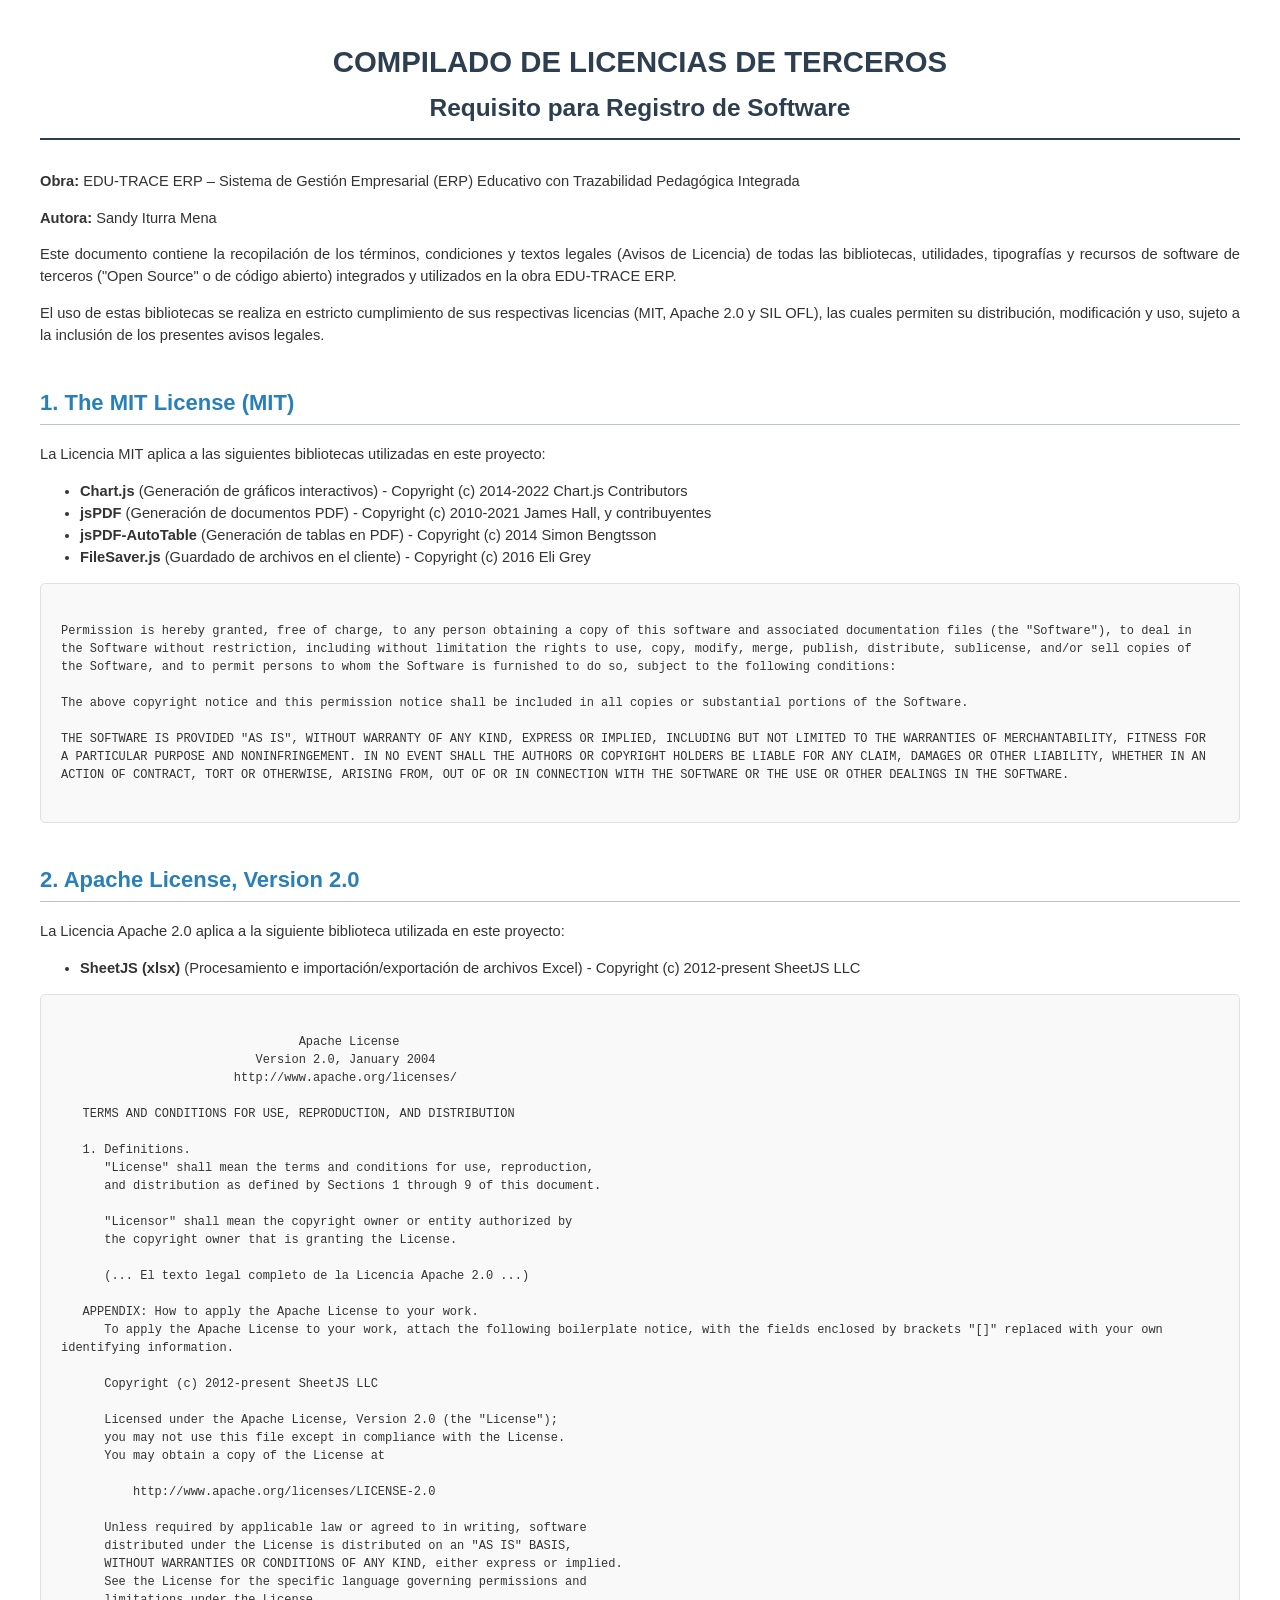
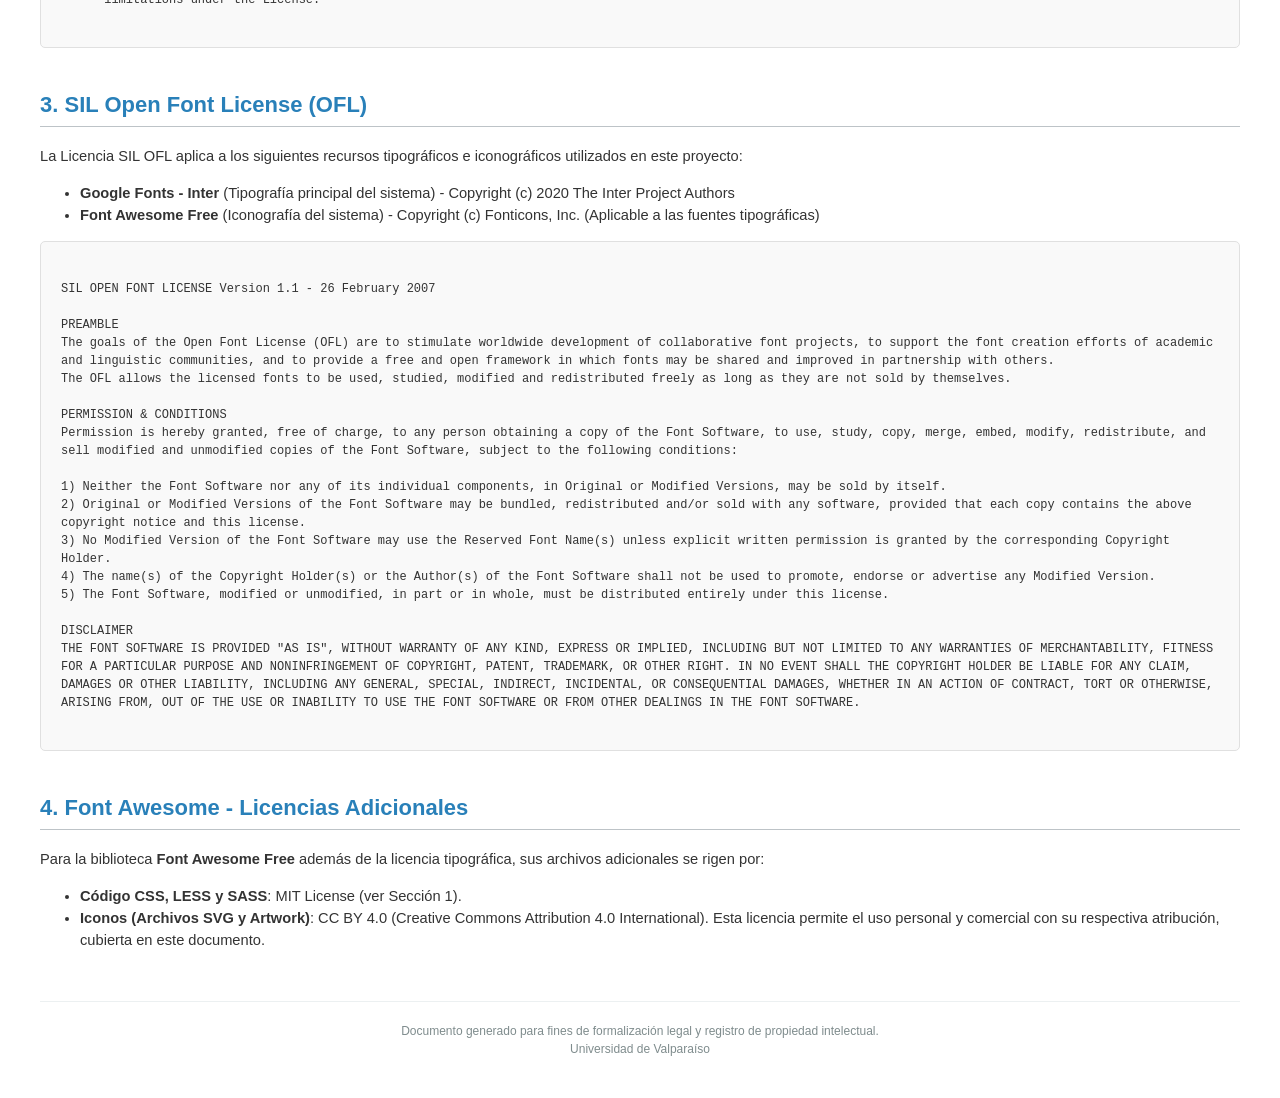
<file: Compilado_Licencias_ERP.html>
<!DOCTYPE html>
<html lang="es">
<head>
    <meta charset="UTF-8">
    <title>Compilado de Licencias de Terceros - EDU-TRACE ERP</title>
    <style>
        body { font-family: 'Helvetica Neue', Helvetica, Arial, sans-serif; font-size: 11pt; line-height: 1.5; color: #333; margin: 40px; }
        h1 { color: #2c3e50; text-align: center; border-bottom: 2px solid #2c3e50; padding-bottom: 10px; margin-bottom: 30px; }
        h2 { color: #2980b9; margin-top: 40px; border-bottom: 1px solid #bdc3c7; padding-bottom: 5px; }
        h3 { color: #34495e; margin-top: 25px; }
        .license-box { background-color: #f9f9f9; border: 1px solid #e0e0e0; padding: 20px; border-radius: 5px; font-family: 'Courier New', Courier, monospace; font-size: 9pt; white-space: pre-wrap; margin-top: 15px; }
        .intro { text-align: justify; margin-bottom: 40px; }
        .footer { text-align: center; margin-top: 50px; font-size: 9pt; color: #7f8c8d; border-top: 1px solid #ecf0f1; padding-top: 20px; }
    </style>
</head>
<body>

    <h1>COMPILADO DE LICENCIAS DE TERCEROS<br><small>Requisito para Registro de Software</small></h1>

    <div class="intro">
        <p><strong>Obra:</strong> EDU-TRACE ERP – Sistema de Gestión Empresarial (ERP) Educativo con Trazabilidad Pedagógica Integrada</p>
        <p><strong>Autora:</strong> Sandy Iturra Mena</p>
        <p>Este documento contiene la recopilación de los términos, condiciones y textos legales (Avisos de Licencia) de todas las bibliotecas, utilidades, tipografías y recursos de software de terceros ("Open Source" o de código abierto) integrados y utilizados en la obra EDU-TRACE ERP.</p>
        <p>El uso de estas bibliotecas se realiza en estricto cumplimiento de sus respectivas licencias (MIT, Apache 2.0 y SIL OFL), las cuales permiten su distribución, modificación y uso, sujeto a la inclusión de los presentes avisos legales.</p>
    </div>

    <!-- 1. Chart.js, jsPDF, jsPDF-AutoTable, FileSaver.js -->
    <h2>1. The MIT License (MIT)</h2>
    <p>La Licencia MIT aplica a las siguientes bibliotecas utilizadas en este proyecto:</p>
    <ul>
        <li><strong>Chart.js</strong> (Generación de gráficos interactivos) - Copyright (c) 2014-2022 Chart.js Contributors</li>
        <li><strong>jsPDF</strong> (Generación de documentos PDF) - Copyright (c) 2010-2021 James Hall, y contribuyentes</li>
        <li><strong>jsPDF-AutoTable</strong> (Generación de tablas en PDF) - Copyright (c) 2014 Simon Bengtsson</li>
        <li><strong>FileSaver.js</strong> (Guardado de archivos en el cliente) - Copyright (c) 2016 Eli Grey</li>
    </ul>
    
    <div class="license-box">
Permission is hereby granted, free of charge, to any person obtaining a copy of this software and associated documentation files (the "Software"), to deal in the Software without restriction, including without limitation the rights to use, copy, modify, merge, publish, distribute, sublicense, and/or sell copies of the Software, and to permit persons to whom the Software is furnished to do so, subject to the following conditions:

The above copyright notice and this permission notice shall be included in all copies or substantial portions of the Software.

THE SOFTWARE IS PROVIDED "AS IS", WITHOUT WARRANTY OF ANY KIND, EXPRESS OR IMPLIED, INCLUDING BUT NOT LIMITED TO THE WARRANTIES OF MERCHANTABILITY, FITNESS FOR A PARTICULAR PURPOSE AND NONINFRINGEMENT. IN NO EVENT SHALL THE AUTHORS OR COPYRIGHT HOLDERS BE LIABLE FOR ANY CLAIM, DAMAGES OR OTHER LIABILITY, WHETHER IN AN ACTION OF CONTRACT, TORT OR OTHERWISE, ARISING FROM, OUT OF OR IN CONNECTION WITH THE SOFTWARE OR THE USE OR OTHER DEALINGS IN THE SOFTWARE.
    </div>

    <!-- 2. SheetJS -->
    <h2 style="page-break-before: always;">2. Apache License, Version 2.0</h2>
    <p>La Licencia Apache 2.0 aplica a la siguiente biblioteca utilizada en este proyecto:</p>
    <ul>
        <li><strong>SheetJS (xlsx)</strong> (Procesamiento e importación/exportación de archivos Excel) - Copyright (c) 2012-present SheetJS LLC</li>
    </ul>

    <div class="license-box">
                                 Apache License
                           Version 2.0, January 2004
                        http://www.apache.org/licenses/

   TERMS AND CONDITIONS FOR USE, REPRODUCTION, AND DISTRIBUTION

   1. Definitions.
      "License" shall mean the terms and conditions for use, reproduction,
      and distribution as defined by Sections 1 through 9 of this document.

      "Licensor" shall mean the copyright owner or entity authorized by
      the copyright owner that is granting the License.

      (... El texto legal completo de la Licencia Apache 2.0 ...)

   APPENDIX: How to apply the Apache License to your work.
      To apply the Apache License to your work, attach the following boilerplate notice, with the fields enclosed by brackets "[]" replaced with your own identifying information.
      
      Copyright (c) 2012-present SheetJS LLC

      Licensed under the Apache License, Version 2.0 (the "License");
      you may not use this file except in compliance with the License.
      You may obtain a copy of the License at

          http://www.apache.org/licenses/LICENSE-2.0

      Unless required by applicable law or agreed to in writing, software
      distributed under the License is distributed on an "AS IS" BASIS,
      WITHOUT WARRANTIES OR CONDITIONS OF ANY KIND, either express or implied.
      See the License for the specific language governing permissions and
      limitations under the License.
    </div>

    <!-- 3. Google Fonts & Font Awesome -->
    <h2 style="page-break-before: always;">3. SIL Open Font License (OFL)</h2>
    <p>La Licencia SIL OFL aplica a los siguientes recursos tipográficos e iconográficos utilizados en este proyecto:</p>
    <ul>
        <li><strong>Google Fonts - Inter</strong> (Tipografía principal del sistema) - Copyright (c) 2020 The Inter Project Authors</li>
        <li><strong>Font Awesome Free</strong> (Iconografía del sistema) - Copyright (c) Fonticons, Inc. (Aplicable a las fuentes tipográficas)</li>
    </ul>

    <div class="license-box">
SIL OPEN FONT LICENSE Version 1.1 - 26 February 2007

PREAMBLE
The goals of the Open Font License (OFL) are to stimulate worldwide development of collaborative font projects, to support the font creation efforts of academic and linguistic communities, and to provide a free and open framework in which fonts may be shared and improved in partnership with others.
The OFL allows the licensed fonts to be used, studied, modified and redistributed freely as long as they are not sold by themselves.

PERMISSION & CONDITIONS
Permission is hereby granted, free of charge, to any person obtaining a copy of the Font Software, to use, study, copy, merge, embed, modify, redistribute, and sell modified and unmodified copies of the Font Software, subject to the following conditions:

1) Neither the Font Software nor any of its individual components, in Original or Modified Versions, may be sold by itself.
2) Original or Modified Versions of the Font Software may be bundled, redistributed and/or sold with any software, provided that each copy contains the above copyright notice and this license.
3) No Modified Version of the Font Software may use the Reserved Font Name(s) unless explicit written permission is granted by the corresponding Copyright Holder.
4) The name(s) of the Copyright Holder(s) or the Author(s) of the Font Software shall not be used to promote, endorse or advertise any Modified Version.
5) The Font Software, modified or unmodified, in part or in whole, must be distributed entirely under this license.

DISCLAIMER
THE FONT SOFTWARE IS PROVIDED "AS IS", WITHOUT WARRANTY OF ANY KIND, EXPRESS OR IMPLIED, INCLUDING BUT NOT LIMITED TO ANY WARRANTIES OF MERCHANTABILITY, FITNESS FOR A PARTICULAR PURPOSE AND NONINFRINGEMENT OF COPYRIGHT, PATENT, TRADEMARK, OR OTHER RIGHT. IN NO EVENT SHALL THE COPYRIGHT HOLDER BE LIABLE FOR ANY CLAIM, DAMAGES OR OTHER LIABILITY, INCLUDING ANY GENERAL, SPECIAL, INDIRECT, INCIDENTAL, OR CONSEQUENTIAL DAMAGES, WHETHER IN AN ACTION OF CONTRACT, TORT OR OTHERWISE, ARISING FROM, OUT OF THE USE OR INABILITY TO USE THE FONT SOFTWARE OR FROM OTHER DEALINGS IN THE FONT SOFTWARE.
    </div>

    <!-- Notas Adicionales -->
    <h2>4. Font Awesome - Licencias Adicionales</h2>
    <p>Para la biblioteca <strong>Font Awesome Free</strong> además de la licencia tipográfica, sus archivos adicionales se rigen por:</p>
    <ul>
        <li><strong>Código CSS, LESS y SASS</strong>: MIT License (ver Sección 1).</li>
        <li><strong>Iconos (Archivos SVG y Artwork)</strong>: CC BY 4.0 (Creative Commons Attribution 4.0 International). Esta licencia permite el uso personal y comercial con su respectiva atribución, cubierta en este documento.</li>
    </ul>

    <div class="footer">
        Documento generado para fines de formalización legal y registro de propiedad intelectual.<br>
        Universidad de Valparaíso
    </div>

</body>
</html>
</file>
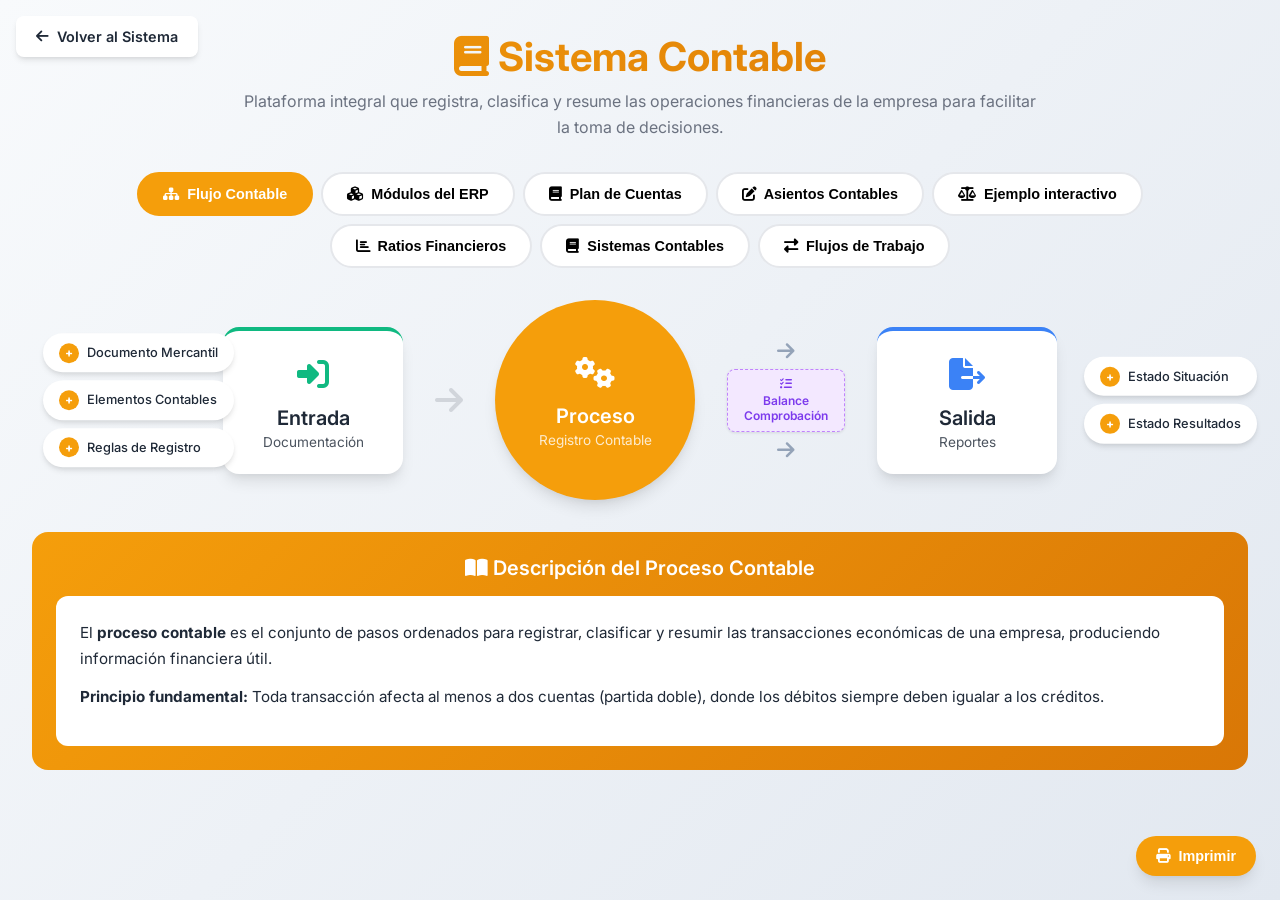
<file: diagrama-contable.html>
<!DOCTYPE html>
<html lang="es">

<head>
    <meta charset="UTF-8">
    <meta name="viewport" content="width=device-width, initial-scale=1.0">
    <title>Sistema Contable - Diagrama de Flujo Interactivo</title>
    <link rel="stylesheet" href="https://cdnjs.cloudflare.com/ajax/libs/font-awesome/6.4.0/css/all.min.css">
    <link href="https://fonts.googleapis.com/css2?family=Inter:wght@300;400;500;600;700&display=swap" rel="stylesheet">
    <style>
        :root {
            --primary: #f59e0b;
            --primary-light: #fbbf24;
            --primary-dark: #d97706;
            --secondary: #10b981;
            --accent: #3b82f6;
            --purple: #8b5cf6;
            --dark: #1f2937;
            --gray-100: #f3f4f6;
            --gray-200: #e5e7eb;
            --gray-300: #d1d5db;
            --gray-500: #6b7280;
            --gray-700: #374151;
            --white: #ffffff;
            --shadow: 0 4px 6px -1px rgba(0, 0, 0, 0.1), 0 2px 4px -1px rgba(0, 0, 0, 0.06);
            --shadow-lg: 0 10px 15px -3px rgba(0, 0, 0, 0.1), 0 4px 6px -2px rgba(0, 0, 0, 0.05);
        }

        * {
            margin: 0;
            padding: 0;
            box-sizing: border-box;
        }

        body {
            font-family: 'Inter', sans-serif;
            background: linear-gradient(135deg, #f8fafc 0%, #e2e8f0 100%);
            min-height: 100vh;
            color: var(--dark);
        }

        .container {
            max-width: 1400px;
            margin: 0 auto;
            padding: 2rem;
        }

        /* Header */
        .header {
            text-align: center;
            margin-bottom: 2rem;
        }

        .header h1 {
            font-size: 2.5rem;
            font-weight: 700;
            background: linear-gradient(135deg, var(--primary) 0%, var(--primary-dark) 100%);
            -webkit-background-clip: text;
            -webkit-text-fill-color: transparent;
            background-clip: text;
            margin-bottom: 0.5rem;
        }

        .header p {
            font-size: 1rem;
            color: var(--gray-500);
            max-width: 800px;
            margin: 0 auto;
            line-height: 1.6;
        }

        .back-btn {
            position: fixed;
            top: 1rem;
            left: 1rem;
            background: var(--white);
            border: none;
            padding: 0.75rem 1.25rem;
            border-radius: 0.5rem;
            font-size: 0.9rem;
            font-weight: 600;
            cursor: pointer;
            box-shadow: var(--shadow);
            display: flex;
            align-items: center;
            gap: 0.5rem;
            color: var(--dark);
            text-decoration: none;
            transition: all 0.2s;
        }

        .back-btn:hover {
            transform: translateY(-2px);
            box-shadow: var(--shadow-lg);
        }

        /* Tabs */
        .tabs {
            display: flex;
            justify-content: center;
            gap: 0.5rem;
            margin-bottom: 2rem;
            flex-wrap: wrap;
        }

        .tab-btn {
            background: var(--white);
            border: 2px solid var(--gray-200);
            padding: 0.75rem 1.5rem;
            border-radius: 2rem;
            font-size: 0.9rem;
            font-weight: 600;
            cursor: pointer;
            transition: all 0.2s;
            display: flex;
            align-items: center;
            gap: 0.5rem;
        }

        .tab-btn:hover {
            border-color: var(--primary);
            color: var(--primary);
        }

        .tab-btn.active {
            background: var(--primary);
            color: var(--white);
            border-color: var(--primary);
        }

        /* Tab Content */
        .tab-content {
            display: none;
        }

        .tab-content.active {
            display: block;
            animation: fadeIn 0.3s ease;
        }

        @keyframes fadeIn {
            from { opacity: 0; transform: translateY(10px); }
            to { opacity: 1; transform: translateY(0); }
        }

        /* Flow Diagram */
        .flow-diagram {
            display: flex;
            align-items: center;
            justify-content: center;
            gap: 2rem;
            margin: 2rem 0;
            flex-wrap: wrap;
        }

        .flow-arrow {
            font-size: 2rem;
            color: var(--gray-300);
        }

        /* Stage Cards */
        .stage {
            position: relative;
        }

        .stage-main {
            background: var(--white);
            border-radius: 1rem;
            padding: 1.5rem;
            text-align: center;
            box-shadow: var(--shadow-lg);
            cursor: pointer;
            transition: all 0.3s ease;
            min-width: 180px;
        }

        .stage-main:hover {
            transform: translateY(-5px);
        }

        .stage-main.entrada {
            border-top: 4px solid var(--secondary);
        }

        .stage-main.proceso {
            background: var(--primary);
            color: var(--white);
            border-radius: 50%;
            width: 200px;
            height: 200px;
            display: flex;
            flex-direction: column;
            align-items: center;
            justify-content: center;
        }

        .stage-main.salida {
            border-top: 4px solid var(--accent);
        }

        .stage-icon {
            font-size: 2rem;
            margin-bottom: 0.75rem;
        }

        .stage-main.entrada .stage-icon {
            color: var(--secondary);
        }

        .stage-main.proceso .stage-icon {
            color: var(--white);
        }

        .stage-main.salida .stage-icon {
            color: var(--accent);
        }

        .stage-title {
            font-size: 1.25rem;
            font-weight: 600;
            margin-bottom: 0.25rem;
        }

        .stage-subtitle {
            font-size: 0.85rem;
            opacity: 0.8;
        }

        /* Sub Items */
        .sub-items {
            position: absolute;
            display: flex;
            flex-direction: column;
            gap: 0.5rem;
        }

        .entrada .sub-items {
            left: -180px;
            top: 50%;
            transform: translateY(-50%);
        }

        .salida .sub-items {
            right: -200px;
            top: 50%;
            transform: translateY(-50%);
        }

        .sub-item {
            background: var(--white);
            border-radius: 2rem;
            padding: 0.6rem 1rem;
            font-size: 0.8rem;
            font-weight: 500;
            box-shadow: var(--shadow);
            display: flex;
            align-items: center;
            gap: 0.5rem;
            cursor: pointer;
            transition: all 0.3s ease;
            white-space: nowrap;
        }

        .sub-item:hover {
            background: var(--primary);
            color: var(--white);
            transform: scale(1.05);
        }

        .sub-item .plus {
            width: 20px;
            height: 20px;
            background: var(--primary);
            color: var(--white);
            border-radius: 50%;
            display: flex;
            align-items: center;
            justify-content: center;
            font-size: 0.75rem;
            font-weight: 700;
        }

        .sub-item:hover .plus {
            background: var(--white);
            color: var(--primary);
        }

        /* ERP Modules Section */
        .erp-modules {
            background: var(--white);
            border-radius: 1rem;
            padding: 2rem;
            margin-top: 2rem;
            box-shadow: var(--shadow);
        }

        .erp-modules h3 {
            font-size: 1.25rem;
            font-weight: 600;
            margin-bottom: 1.5rem;
            display: flex;
            align-items: center;
            gap: 0.5rem;
            color: var(--purple);
        }

        .modules-grid {
            display: grid;
            grid-template-columns: repeat(auto-fit, minmax(200px, 1fr));
            gap: 1rem;
        }

        .module-card {
            background: linear-gradient(135deg, var(--gray-100) 0%, var(--white) 100%);
            border: 2px solid var(--gray-200);
            border-radius: 0.75rem;
            padding: 1.25rem;
            text-align: center;
            cursor: pointer;
            transition: all 0.3s;
        }

        .module-card:hover {
            border-color: var(--primary);
            transform: translateY(-3px);
        }

        .module-card i {
            font-size: 1.75rem;
            margin-bottom: 0.5rem;
        }

        .module-card.compras i {
            color: #ef4444;
        }

        .module-card.ventas i {
            color: #22c55e;
        }

        .module-card.inventario i {
            color: #f97316;
        }

        .module-card.tesoreria i {
            color: #3b82f6;
        }

        .module-card.contabilidad i {
            color: #8b5cf6;
        }

        .module-card.reportes i {
            color: #06b6d4;
        }

        .module-card h4 {
            font-size: 0.95rem;
            font-weight: 600;
            margin-bottom: 0.25rem;
        }

        .module-card p {
            font-size: 0.75rem;
            color: var(--gray-500);
        }

        .module-card .badge {
            display: inline-block;
            background: var(--primary);
            color: var(--white);
            font-size: 0.65rem;
            padding: 0.2rem 0.5rem;
            border-radius: 1rem;
            margin-top: 0.5rem;
        }

        /* Description Section */
        .description-section {
            background: linear-gradient(135deg, var(--primary) 0%, var(--primary-dark) 100%);
            border-radius: 1rem;
            padding: 1.5rem;
            margin-top: 2rem;
            color: var(--white);
        }

        .description-header {
            text-align: center;
            margin-bottom: 1rem;
        }

        .description-header h2 {
            font-size: 1.25rem;
            font-weight: 600;
        }

        .description-content {
            background: var(--white);
            border-radius: 0.75rem;
            padding: 1.5rem;
            color: var(--dark);
        }

        .description-content p {
            line-height: 1.7;
            margin-bottom: 0.75rem;
            font-size: 0.95rem;
        }

        /* Modal Styles */
        .modal-overlay {
            position: fixed;
            top: 0;
            left: 0;
            right: 0;
            bottom: 0;
            background: rgba(0, 0, 0, 0.6);
            display: none;
            align-items: center;
            justify-content: center;
            z-index: 1000;
            padding: 1rem;
        }

        .modal-overlay.active {
            display: flex;
        }

        .modal {
            background: var(--white);
            border-radius: 1rem;
            max-width: 900px;
            width: 100%;
            max-height: 90vh;
            overflow-y: auto;
            box-shadow: 0 25px 50px -12px rgba(0, 0, 0, 0.25);
            animation: modalIn 0.3s ease;
        }

        @keyframes modalIn {
            from {
                opacity: 0;
                transform: scale(0.95) translateY(-20px);
            }

            to {
                opacity: 1;
                transform: scale(1) translateY(0);
            }
        }

        .modal-header {
            padding: 1.25rem 1.5rem;
            border-bottom: 1px solid var(--gray-200);
            display: flex;
            align-items: center;
            justify-content: space-between;
            position: sticky;
            top: 0;
            background: var(--white);
            z-index: 10;
        }

        .modal-header h3 {
            font-size: 1.25rem;
            font-weight: 600;
            display: flex;
            align-items: center;
            gap: 0.5rem;
        }

        .modal-header h3 i {
            color: var(--primary);
        }

        .modal-close {
            background: none;
            border: none;
            font-size: 1.25rem;
            color: var(--gray-500);
            cursor: pointer;
            padding: 0.5rem;
            border-radius: 0.5rem;
            transition: all 0.2s;
        }

        .modal-close:hover {
            background: var(--gray-100);
            color: var(--dark);
        }

        .modal-body {
            padding: 1.5rem;
        }

        /* Content Sections in Modal */
        .content-section {
            margin-bottom: 1.5rem;
        }

        .content-section:last-child {
            margin-bottom: 0;
        }

        .content-section h4 {
            font-size: 1rem;
            font-weight: 600;
            color: var(--primary-dark);
            margin-bottom: 0.75rem;
            padding-bottom: 0.5rem;
            border-bottom: 2px solid var(--primary-light);
        }

        .content-section p {
            line-height: 1.7;
            color: var(--gray-700);
            margin-bottom: 0.75rem;
            font-size: 0.9rem;
        }

        .content-section ul {
            list-style: none;
            padding-left: 0;
        }

        .content-section li {
            padding: 0.6rem 0.75rem;
            background: var(--gray-100);
            border-radius: 0.5rem;
            margin-bottom: 0.4rem;
            display: flex;
            align-items: flex-start;
            gap: 0.5rem;
            font-size: 0.9rem;
        }

        .content-section li i {
            color: var(--primary);
            margin-top: 0.15rem;
            font-size: 0.85rem;
        }

        /* Account Box */
        .account-box {
            background: linear-gradient(135deg, #fef3c7 0%, #fde68a 100%);
            border-radius: 0.75rem;
            padding: 1.25rem;
            margin: 0.75rem 0;
        }

        .account-box h5 {
            font-weight: 600;
            margin-bottom: 0.5rem;
            color: var(--primary-dark);
            font-size: 0.95rem;
        }

        .account-grid {
            display: grid;
            grid-template-columns: repeat(auto-fit, minmax(150px, 1fr));
            gap: 0.75rem;
        }

        .account-item {
            background: var(--white);
            padding: 0.75rem;
            border-radius: 0.5rem;
            text-align: center;
        }

        .account-item .label {
            font-size: 0.7rem;
            color: var(--gray-500);
            margin-bottom: 0.15rem;
        }

        .account-item .value {
            font-weight: 600;
            color: var(--dark);
            font-size: 0.85rem;
        }

        /* T Account */
        .t-account {
            background: var(--white);
            border: 2px solid var(--gray-300);
            border-radius: 0.5rem;
            margin: 0.75rem 0;
            overflow: hidden;
        }

        .t-account-header {
            background: var(--primary);
            color: var(--white);
            padding: 0.6rem;
            text-align: center;
            font-weight: 600;
            font-size: 0.9rem;
        }

        .t-account-body {
            display: grid;
            grid-template-columns: 1fr 1fr;
        }

        .t-account-side {
            padding: 0.75rem;
            text-align: center;
        }

        .t-account-side:first-child {
            border-right: 2px solid var(--gray-300);
        }

        .t-account-side h6 {
            font-size: 0.7rem;
            color: var(--gray-500);
            margin-bottom: 0.35rem;
        }

        .t-account-side .amount {
            font-size: 1.1rem;
            font-weight: 700;
        }

        .t-account-side.debit .amount {
            color: #dc2626;
        }

        .t-account-side.credit .amount {
            color: #16a34a;
        }

        /* Flow Example */
        .flow-example {
            background: var(--gray-100);
            border-radius: 0.75rem;
            padding: 1.25rem;
            margin: 0.75rem 0;
        }

        .flow-example h5 {
            font-weight: 600;
            margin-bottom: 0.75rem;
            display: flex;
            align-items: center;
            gap: 0.5rem;
            font-size: 0.95rem;
        }

        .flow-example h5 i {
            color: var(--primary);
        }

        .flow-steps {
            display: flex;
            flex-direction: column;
            gap: 0.5rem;
        }

        .flow-step {
            display: flex;
            align-items: flex-start;
            gap: 0.75rem;
        }

        .step-number {
            width: 28px;
            height: 28px;
            background: var(--primary);
            color: var(--white);
            border-radius: 50%;
            display: flex;
            align-items: center;
            justify-content: center;
            font-weight: 600;
            flex-shrink: 0;
            font-size: 0.85rem;
        }

        .step-content {
            flex: 1;
            font-size: 0.9rem;
        }

        .step-content strong {
            color: var(--dark);
        }

        /* Link Button */
        .link-btn {
            display: inline-flex;
            align-items: center;
            gap: 0.5rem;
            background: var(--accent);
            color: var(--white);
            padding: 0.6rem 1rem;
            border-radius: 0.5rem;
            font-size: 0.85rem;
            font-weight: 600;
            text-decoration: none;
            cursor: pointer;
            border: none;
            transition: all 0.2s;
            margin-top: 0.75rem;
        }

        .link-btn:hover {
            background: #2563eb;
            transform: translateY(-2px);
        }

        .link-btn.success {
            background: var(--secondary);
        }

        .link-btn.success:hover {
            background: #059669;
        }

        /* Responsive */
        @media (max-width: 1200px) {
            .sub-items {
                position: relative;
                left: auto !important;
                right: auto !important;
                top: auto !important;
                transform: none !important;
                flex-direction: row;
                flex-wrap: wrap;
                justify-content: center;
                margin-top: 1rem;
            }
        }

        @media (max-width: 768px) {
            .flow-diagram {
                flex-direction: column;
            }

            .flow-arrow {
                transform: rotate(90deg);
            }

            .header h1 {
                font-size: 1.75rem;
            }

            .back-btn {
                position: static;
                margin-bottom: 1rem;
            }
        }

        /* Print Button */
        .print-btn {
            position: fixed;
            bottom: 1.5rem;
            right: 1.5rem;
            background: var(--primary);
            color: var(--white);
            border: none;
            padding: 0.75rem 1.25rem;
            border-radius: 2rem;
            font-size: 0.9rem;
            font-weight: 600;
            cursor: pointer;
            box-shadow: var(--shadow-lg);
            display: flex;
            align-items: center;
            gap: 0.5rem;
            transition: all 0.3s ease;
        }

        .print-btn:hover {
            background: var(--primary-dark);
            transform: translateY(-2px);
        }

        /* Simulation Styles */
        .simulation-container {
            background: var(--white);
            border-radius: 1rem;
            box-shadow: var(--shadow-lg);
            overflow: hidden;
        }

        .simulation-header {
            background: linear-gradient(135deg, var(--purple) 0%, #7c3aed 100%);
            color: var(--white);
            padding: 1.5rem;
            text-align: center;
        }

        .simulation-header h3 {
            font-size: 1.5rem;
            margin-bottom: 0.5rem;
        }

        .simulation-header p {
            opacity: 0.9;
            font-size: 0.95rem;
        }

        .simulation-progress {
            display: flex;
            justify-content: center;
            gap: 0.5rem;
            padding: 1rem;
            background: var(--gray-100);
            border-bottom: 1px solid var(--gray-200);
            flex-wrap: wrap;
        }

        .progress-step {
            display: flex;
            align-items: center;
            gap: 0.5rem;
            padding: 0.5rem 1rem;
            border-radius: 2rem;
            font-size: 0.8rem;
            font-weight: 600;
            background: var(--white);
            border: 2px solid var(--gray-300);
            color: var(--gray-500);
            cursor: pointer;
            transition: all 0.3s;
        }

        .progress-step:hover {
            border-color: var(--primary);
        }

        .progress-step.active {
            background: var(--primary);
            border-color: var(--primary);
            color: var(--white);
        }

        .progress-step.completed {
            background: var(--secondary);
            border-color: var(--secondary);
            color: var(--white);
        }

        .progress-step i {
            font-size: 0.9rem;
        }

        .simulation-body {
            padding: 2rem;
        }

        .sim-step {
            display: none;
        }

        .sim-step.active {
            display: block;
            animation: fadeIn 0.5s ease;
        }

        @keyframes fadeIn {
            from {
                opacity: 0;
                transform: translateY(10px);
            }

            to {
                opacity: 1;
                transform: translateY(0);
            }
        }

        /* Document Preview */
        .document-preview {
            background: var(--white);
            border: 2px solid var(--gray-300);
            border-radius: 0.5rem;
            max-width: 600px;
            margin: 1rem auto;
            box-shadow: var(--shadow);
            overflow: hidden;
        }

        .doc-header {
            background: linear-gradient(135deg, #1e40af 0%, #3b82f6 100%);
            color: var(--white);
            padding: 1rem;
            display: flex;
            justify-content: space-between;
            align-items: flex-start;
        }

        .doc-header.venta {
            background: linear-gradient(135deg, #166534 0%, #22c55e 100%);
        }

        .doc-company h4 {
            font-size: 1.1rem;
            margin-bottom: 0.25rem;
        }

        .doc-company p {
            font-size: 0.75rem;
            opacity: 0.9;
        }

        .doc-number {
            text-align: right;
        }

        .doc-number .type {
            font-size: 0.7rem;
            opacity: 0.9;
        }

        .doc-number .number {
            font-size: 1.25rem;
            font-weight: 700;
        }

        .doc-info {
            padding: 1rem;
            background: var(--gray-100);
            font-size: 0.85rem;
            display: grid;
            grid-template-columns: 1fr 1fr;
            gap: 0.5rem;
        }

        .doc-info-item {
            display: flex;
            flex-direction: column;
        }

        .doc-info-item .label {
            font-size: 0.7rem;
            color: var(--gray-500);
            text-transform: uppercase;
        }

        .doc-info-item .value {
            font-weight: 600;
        }

        .doc-table {
            width: 100%;
            border-collapse: collapse;
            font-size: 0.85rem;
        }

        .doc-table th {
            background: var(--gray-100);
            padding: 0.75rem;
            text-align: left;
            font-weight: 600;
            border-bottom: 2px solid var(--gray-300);
        }

        .doc-table td {
            padding: 0.75rem;
            border-bottom: 1px solid var(--gray-200);
        }

        .doc-table .right {
            text-align: right;
        }

        .doc-totals {
            background: var(--gray-50);
            padding: 1rem;
        }

        .doc-totals-row {
            display: flex;
            justify-content: flex-end;
            gap: 2rem;
            padding: 0.25rem 0;
            font-size: 0.9rem;
        }

        .doc-totals-row.total {
            font-weight: 700;
            font-size: 1.1rem;
            color: var(--primary-dark);
            border-top: 2px solid var(--gray-300);
            padding-top: 0.5rem;
            margin-top: 0.5rem;
        }

        .doc-totals-row .label {
            color: var(--gray-500);
        }

        /* Analysis Box */
        .analysis-box {
            background: linear-gradient(135deg, #fef3c7 0%, #fde68a 100%);
            border: 2px solid var(--primary);
            border-radius: 0.75rem;
            padding: 1.5rem;
            margin: 1.5rem 0;
        }

        .analysis-box h4 {
            color: var(--primary-dark);
            margin-bottom: 1rem;
            display: flex;
            align-items: center;
            gap: 0.5rem;
        }

        .analysis-grid {
            display: grid;
            grid-template-columns: repeat(auto-fit, minmax(200px, 1fr));
            gap: 1rem;
        }

        .analysis-item {
            background: var(--white);
            padding: 1rem;
            border-radius: 0.5rem;
            text-align: center;
        }

        .analysis-item .icon {
            font-size: 1.5rem;
            margin-bottom: 0.5rem;
        }

        .analysis-item.activo .icon {
            color: #3b82f6;
        }

        .analysis-item.pasivo .icon {
            color: #ef4444;
        }

        .analysis-item.ingreso .icon {
            color: #22c55e;
        }

        .analysis-item.gasto .icon {
            color: #f97316;
        }

        .analysis-item .name {
            font-weight: 600;
            font-size: 0.9rem;
        }

        .analysis-item .type {
            font-size: 0.75rem;
            color: var(--gray-500);
        }

        .analysis-item .movement {
            font-size: 0.8rem;
            margin-top: 0.5rem;
            padding: 0.25rem 0.5rem;
            border-radius: 1rem;
            display: inline-block;
        }

        .analysis-item .movement.debit {
            background: #fecaca;
            color: #991b1b;
        }

        .analysis-item .movement.credit {
            background: #bbf7d0;
            color: #166534;
        }

        /* Journal Entry Animation */
        .journal-entry-animated {
            background: var(--white);
            border: 2px solid var(--gray-300);
            border-radius: 0.75rem;
            overflow: hidden;
            max-width: 700px;
            margin: 1rem auto;
        }

        .journal-header {
            background: var(--purple);
            color: var(--white);
            padding: 1rem;
            display: flex;
            justify-content: space-between;
            align-items: center;
        }

        .journal-header h4 {
            display: flex;
            align-items: center;
            gap: 0.5rem;
        }

        .journal-row {
            display: grid;
            grid-template-columns: 2fr 1fr 1fr;
            border-bottom: 1px solid var(--gray-200);
        }

        .journal-row.header {
            background: var(--gray-100);
            font-weight: 600;
        }

        .journal-row>div {
            padding: 0.75rem;
        }

        .journal-row .account {
            display: flex;
            align-items: center;
            gap: 0.5rem;
        }

        .journal-row .debit {
            color: #dc2626;
            font-weight: 600;
            text-align: right;
        }

        .journal-row .credit {
            color: #16a34a;
            font-weight: 600;
            text-align: right;
        }

        .journal-row.animate {
            animation: slideIn 0.5s ease;
        }

        @keyframes slideIn {
            from {
                opacity: 0;
                transform: translateX(-20px);
            }

            to {
                opacity: 1;
                transform: translateX(0);
            }
        }

        .journal-totals {
            background: var(--gray-100);
            display: grid;
            grid-template-columns: 2fr 1fr 1fr;
            font-weight: 700;
        }

        .journal-totals>div {
            padding: 0.75rem;
        }

        /* Ledger T Account */
        .ledger-accounts {
            display: grid;
            grid-template-columns: repeat(auto-fit, minmax(220px, 1fr));
            gap: 1rem;
            margin: 1rem 0;
        }

        .ledger-t {
            background: var(--white);
            border: 2px solid var(--gray-300);
            border-radius: 0.5rem;
            overflow: hidden;
        }

        .ledger-t-header {
            background: var(--accent);
            color: var(--white);
            padding: 0.75rem;
            text-align: center;
            font-weight: 600;
            font-size: 0.9rem;
        }

        .ledger-t-header.asset {
            background: #3b82f6;
        }

        .ledger-t-header.liability {
            background: #ef4444;
        }

        .ledger-t-header.revenue {
            background: #22c55e;
        }

        .ledger-t-body {
            display: grid;
            grid-template-columns: 1fr 1fr;
            min-height: 80px;
        }

        .ledger-t-side {
            padding: 0.75rem;
            text-align: center;
            font-size: 0.85rem;
        }

        .ledger-t-side:first-child {
            border-right: 2px solid var(--gray-300);
        }

        .ledger-t-side h6 {
            font-size: 0.7rem;
            color: var(--gray-500);
            margin-bottom: 0.5rem;
        }

        .ledger-t-side .amount {
            font-weight: 700;
            font-size: 1rem;
        }

        .ledger-t-side.debit .amount {
            color: #dc2626;
        }

        .ledger-t-side.credit .amount {
            color: #16a34a;
        }

        .ledger-t-balance {
            background: var(--gray-100);
            padding: 0.5rem;
            text-align: center;
            font-size: 0.8rem;
            font-weight: 600;
        }

        /* Financial Statements Mini */
        .fs-container {
            display: grid;
            grid-template-columns: 1fr 1fr;
            gap: 1.5rem;
            margin: 1rem 0;
        }

        .fs-statement {
            background: var(--white);
            border: 2px solid var(--gray-300);
            border-radius: 0.75rem;
            overflow: hidden;
            display: flex;
            flex-direction: column;
            box-shadow: var(--shadow);
        }

        .fs-header {
            padding: 1rem;
            text-align: center;
            color: var(--white);
        }

        .fs-header.balance {
            background: linear-gradient(135deg, #1e40af 0%, #3b82f6 100%);
        }

        .fs-header.results {
            background: linear-gradient(135deg, #166534 0%, #22c55e 100%);
        }

        .fs-header h4 {
            font-size: 1rem;
        }

        .fs-header p {
            font-size: 0.75rem;
            opacity: 0.9;
        }

        .fs-body {
            padding: 1rem;
            font-size: 0.85rem;
        }

        .fs-section {
            margin-bottom: 1rem;
        }

        .fs-section h5 {
            font-size: 0.8rem;
            color: var(--gray-500);
            text-transform: uppercase;
            margin-bottom: 0.5rem;
            padding-bottom: 0.25rem;
            border-bottom: 1px solid var(--gray-200);
        }

        .fs-row {
            display: flex;
            justify-content: space-between;
            padding: 0.35rem 0;
        }

        .fs-row.highlight {
            background: #fff7ed;
            padding: 0.5rem 0.75rem;
            margin: 0.5rem 0;
            font-weight: 700;
            border-radius: 0.5rem;
            border-left: 4px solid var(--primary);
        }

        .fs-row.total {
            border-top: 2px solid var(--gray-300);
            margin-top: 0.5rem;
            padding-top: 0.5rem;
            font-weight: 700;
        }

        .fs-row .positive {
            color: #16a34a;
        }

        .fs-row .negative {
            color: #dc2626;
        }

        /* Navigation Buttons */
        .sim-nav {
            display: flex;
            justify-content: space-between;
            margin-top: 2rem;
            padding-top: 1.5rem;
            border-top: 1px solid var(--gray-200);
        }

        .sim-btn {
            padding: 0.75rem 1.5rem;
            border-radius: 0.5rem;
            font-size: 0.9rem;
            font-weight: 600;
            cursor: pointer;
            border: 2px solid var(--gray-300);
            background: var(--white);
            color: var(--dark);
            display: flex;
            align-items: center;
            gap: 0.5rem;
            transition: all 0.2s;
        }

        .sim-btn:hover {
            border-color: var(--primary);
            background: var(--primary-light);
        }

        .sim-btn.primary {
            background: var(--primary);
            border-color: var(--primary);
            color: var(--white);
        }

        .sim-btn.primary:hover {
            background: var(--primary-dark);
            border-color: var(--primary-dark);
        }

        .sim-btn:disabled {
            opacity: 0.5;
            cursor: not-allowed;
        }

        @media (max-width: 768px) {
            .fs-container {
                grid-template-columns: 1fr;
            }

            .simulation-progress {
                gap: 0.25rem;
            }

            .progress-step {
                padding: 0.4rem 0.75rem;
                font-size: 0.7rem;
            }
        }

        /* Interactive Balance Scale */
        .accounting-scale-container {
            background: linear-gradient(to bottom, #f8fafc, #f1f5f9);
            border-radius: 1rem;
            padding: 2rem;
            margin: 2rem 0;
            box-shadow: inset 0 2px 4px rgba(0, 0, 0, 0.05);
            display: flex;
            flex-direction: column;
            align-items: center;
            border: 1px solid var(--gray-200);
        }

        .scale-title {
            font-size: 1.1rem;
            font-weight: 600;
            color: var(--dark);
            margin-bottom: 2rem;
            text-align: center;
            display: flex;
            align-items: center;
            gap: 0.5rem;
        }

        .balance-scale {
            position: relative;
            width: 500px;
            height: 250px;
            display: flex;
            justify-content: center;
            margin-bottom: 1rem;
        }

        .scale-base {
            position: absolute;
            bottom: 0;
            width: 120px;
            height: 20px;
            background: linear-gradient(to right, #475569, #334155, #475569);
            border-radius: 10px 10px 0 0;
            box-shadow: 0 4px 6px rgba(0, 0, 0, 0.2);
        }

        .scale-stand {
            position: absolute;
            bottom: 20px;
            width: 16px;
            height: 180px;
            background: linear-gradient(to right, #94a3b8, #cbd5e1, #94a3b8);
            border-radius: 8px 8px 0 0;
        }

        .scale-pivot {
            position: absolute;
            top: 40px;
            width: 24px;
            height: 24px;
            background: #f59e0b;
            border-radius: 50%;
            z-index: 10;
            left: 50%;
            transform: translateX(-50%);
            box-shadow: inset -2px -2px 4px rgba(0, 0, 0, 0.3), 0 2px 4px rgba(0, 0, 0, 0.2);
            border: 2px solid #b45309;
        }

        .scale-beam-container {
            position: absolute;
            top: 52px;
            width: 400px;
            height: 100px;
            left: 50%;
            margin-left: -200px;
            transform-origin: center top;
            transition: transform 0.8s cubic-bezier(0.34, 1.56, 0.64, 1);
            /* Transform will be set by JS */
        }

        .scale-beam {
            position: absolute;
            top: -4px;
            width: 100%;
            height: 8px;
            background: linear-gradient(to bottom, #64748b, #475569);
            border-radius: 4px;
            box-shadow: 0 2px 4px rgba(0, 0, 0, 0.2);
        }

        .scale-pan-container {
            position: absolute;
            top: 4px;
            display: flex;
            flex-direction: column;
            align-items: center;
            transition: transform 0.8s cubic-bezier(0.34, 1.56, 0.64, 1);
            /* Rotation will counter the beam's rotation to keep pans vertical */
        }

        .pan-left {
            left: 0;
            margin-left: -50px;
            /* Offset to center under beam end */
        }

        .pan-right {
            right: 0;
            margin-right: -50px;
        }

        .scale-string {
            width: 2px;
            height: 80px;
            background: #94a3b8;
            position: relative;
        }

        .scale-string::before,
        .scale-string::after {
            content: '';
            position: absolute;
            width: 2px;
            height: 85px;
            background: #94a3b8;
            top: 0;
        }

        .scale-string::before {
            left: -35px;
            transform: rotate(25deg);
            transform-origin: top center;
        }

        .scale-string::after {
            right: -35px;
            transform: rotate(-25deg);
            transform-origin: top center;
        }

        .scale-pan {
            width: 100px;
            height: 20px;
            background: linear-gradient(to bottom, #cbd5e1, #94a3b8);
            border-radius: 0 0 50px 50px;
            box-shadow: 0 4px 6px rgba(0, 0, 0, 0.2);
            position: relative;
            z-index: 5;
            display: flex;
            justify-content: center;
            align-items: flex-end;
            padding-bottom: 5px;
        }

        .pan-weight {
            position: absolute;
            bottom: 20px;
            background: white;
            padding: 0.5rem 1rem;
            border-radius: 0.5rem;
            font-weight: 700;
            font-size: 1.1rem;
            box-shadow: 0 4px 10px rgba(0, 0, 0, 0.15);
            border: 2px solid;
            transition: all 0.3s ease;
            white-space: nowrap;
            display: flex;
            flex-direction: column;
            align-items: center;
            justify-content: center;
        }

        .weight-title {
            font-size: 0.7rem;
            text-transform: uppercase;
            font-weight: 800;
            margin-bottom: 0.2rem;
            letter-spacing: 0.5px;
        }

        .weight-left {
            border-color: #3b82f6;
            color: #1e40af;
        }

        .weight-right {
            border-color: #ef4444;
            color: #991b1b;
            /* Dual color for right pan */
            background: linear-gradient(to right, #fee2e2 50%, #f3e8ff 50%);
        }

        .equation-display {
            display: flex;
            align-items: center;
            gap: 1rem;
            font-size: 1.25rem;
            font-weight: 700;
            background: white;
            padding: 1rem 2rem;
            border-radius: 2rem;
            box-shadow: var(--shadow);
            margin-top: 1rem;
            transition: all 0.3s;
        }

        .eq-activo {
            color: #2563eb;
        }

        .eq-igual {
            color: #64748b;
        }

        .eq-pasivo {
            color: #dc2626;
        }

        .eq-mas {
            color: #64748b;
            margin: 0 0.5rem;
        }

        .eq-patrimonio {
            color: #7c3aed;
        }

        .equation-display.active-animation {
            transform: scale(1.05);
            box-shadow: 0 0 15px rgba(59, 130, 246, 0.4);
        }

        @media (max-width: 600px) {
            .balance-scale {
                transform: scale(0.6);
                margin: -40px 0;
            }

            .equation-display {
                font-size: 1rem;
                flex-direction: column;
                gap: 0.5rem;
            }
        }
    </style>
</head>

<body>
    <!-- Back Button -->
    <a href="index.html" class="back-btn">
        <i class="fas fa-arrow-left"></i> Volver al Sistema
    </a>

    <div class="container">
        <!-- Header -->
        <header class="header">
            <h1><i class="fas fa-book"></i> Sistema Contable</h1>
            <p>
                Plataforma integral que registra, clasifica y resume las operaciones financieras de la empresa para
                facilitar la toma de decisiones.
            </p>
        </header>

        <!-- Tabs -->
        <div class="tabs">
            <button class="tab-btn active" onclick="showTab('flujo')">
                <i class="fas fa-sitemap"></i> Flujo Contable
            </button>
            <button class="tab-btn" onclick="showTab('modulos')">
                <i class="fas fa-cubes"></i> Módulos del ERP
            </button>
            <button class="tab-btn" onclick="showTab('cuentas')">
                <i class="fas fa-book"></i> Plan de Cuentas
            </button>
            <button class="tab-btn" onclick="showTab('asientos')">
                <i class="fas fa-edit"></i> Asientos Contables
            </button>
            <button class="tab-btn" onclick="showTab('ejemplo')">
                <i class="fas fa-balance-scale"></i> Ejemplo interactivo
            </button>
            <button class="tab-btn" onclick="showTab('ratios')">
                <i class="fas fa-chart-bar"></i> Ratios Financieros
            </button>
            <button class="tab-btn" onclick="showTab('sistemas')">
                <i class="fas fa-book"></i> Sistemas Contables
            </button>
            <button class="tab-btn" onclick="showTab('flujos')">
                <i class="fas fa-exchange-alt"></i> Flujos de Trabajo
            </button>
        </div>

        <!-- Tab 1: Flujo Contable -->
        <div id="tab-flujo" class="tab-content active">
            <!-- Flow Diagram -->
            <div class="flow-diagram">
                <!-- ENTRADA -->
                <div class="stage entrada">
                    <div class="sub-items">
                        <div class="sub-item" onclick="openModal('documento')">
                            <span class="plus">+</span> Documento Mercantil
                        </div>
                        <div class="sub-item" onclick="openModal('elementos')">
                            <span class="plus">+</span> Elementos Contables
                        </div>
                        <div class="sub-item" onclick="openModal('registro')">
                            <span class="plus">+</span> Reglas de Registro
                        </div>
                    </div>
                    <div class="stage-main entrada" onclick="openModal('entrada')">
                        <div class="stage-icon"><i class="fas fa-sign-in-alt"></i></div>
                        <div class="stage-title">Entrada</div>
                        <div class="stage-subtitle">Documentación</div>
                    </div>
                </div>

                <div class="flow-arrow"><i class="fas fa-arrow-right"></i></div>

                <!-- PROCESO -->
                <div class="stage proceso">
                    <div class="stage-main proceso" onclick="openModal('proceso')">
                        <div class="stage-icon"><i class="fas fa-cogs"></i></div>
                        <div class="stage-title">Proceso</div>
                        <div class="stage-subtitle">Registro Contable</div>
                    </div>
                </div>

                <!-- NEXO: BALANCE DE COMPROBACIÓN -->
                <div class="flow-nexus"
                    style="display: flex; flex-direction: column; align-items: center; justify-content: center; gap: 0.5rem; cursor: pointer;"
                    onclick="openModal('balance')">
                    <i class="fas fa-arrow-right" style="color: #94a3b8; font-size: 1.25rem;"></i>
                    <div style="background: #f3e8ff; color: #7c3aed; border: 1px dashed #c084fc; padding: 0.5rem 1rem; border-radius: 0.5rem; font-size: 0.75rem; font-weight: 600; text-align: center; box-shadow: 0 1px 3px rgba(0,0,0,0.1); transition: all 0.2s ease;"
                        onmouseover="this.style.transform='scale(1.05)';" onmouseout="this.style.transform='scale(1)';">
                        <i class="fas fa-list-check"
                            style="margin-bottom: 0.2rem; display: block;"></i>Balance<br>Comprobación
                    </div>
                    <i class="fas fa-arrow-right" style="color: #94a3b8; font-size: 1.25rem;"></i>
                </div>

                <!-- SALIDA -->
                <div class="stage salida">
                    <div class="stage-main salida" onclick="openModal('salida')">
                        <div class="stage-icon"><i class="fas fa-file-export"></i></div>
                        <div class="stage-title">Salida</div>
                        <div class="stage-subtitle">Reportes</div>
                    </div>
                    <div class="sub-items">
                        <div class="sub-item" onclick="openModal('situacion')">
                            <span class="plus">+</span> Estado Situación
                        </div>
                        <div class="sub-item" onclick="openModal('resultados')">
                            <span class="plus">+</span> Estado Resultados
                        </div>

                    </div>
                </div>
            </div>

            <!-- Description Section -->
            <div class="description-section">
                <div class="description-header">
                    <h2><i class="fas fa-book-open"></i> Descripción del Proceso Contable</h2>
                </div>
                <div class="description-content">
                    <p>
                        El <strong>proceso contable</strong> es el conjunto de pasos ordenados para registrar,
                        clasificar
                        y resumir las transacciones económicas de una empresa, produciendo información financiera útil.
                    </p>
                    <p>
                        <strong>Principio fundamental:</strong> Toda transacción afecta al menos a dos cuentas
                        (partida doble), donde los débitos siempre deben igualar a los créditos.
                    </p>
                </div>
            </div>
        </div>

        <!-- Tab 2: Módulos del ERP -->
        <div id="tab-modulos" class="tab-content">
            <div class="erp-modules">
                <h3><i class="fas fa-project-diagram"></i> Relación con los Módulos del ERP</h3>
                <p style="margin-bottom: 1.5rem; color: var(--gray-500);">
                    Cada módulo del sistema genera documentos y transacciones que se registran contablemente.
                    Haz clic para ver ejemplos en el sistema.
                </p>
                <div class="modules-grid">
                    <div class="module-card compras" onclick="goToModule('compras', 'facturas-proveedor')">
                        <i class="fas fa-shopping-cart"></i>
                        <h4>MM - Compras</h4>
                        <p>Órdenes de compra y facturas de proveedor</p>
                        <span class="badge">Ver en el sistema →</span>
                    </div>
                    <div class="module-card ventas" onclick="goToModule('ventas', 'facturas-cliente')">
                        <i class="fas fa-chart-line"></i>
                        <h4>SD - Ventas</h4>
                        <p>Cotizaciones y facturas a clientes</p>
                        <span class="badge">Ver en el sistema →</span>
                    </div>
                    <div class="module-card inventario" onclick="goToModule('inventario', 'movimientos-stock')">
                        <i class="fas fa-boxes"></i>
                        <h4>WM - Inventario</h4>
                        <p>Stock y movimientos de mercadería</p>
                        <span class="badge">Ver en el sistema →</span>
                    </div>
                    <div class="module-card tesoreria" onclick="goToModule('tesoreria', 'bancos')">
                        <i class="fas fa-landmark"></i>
                        <h4>FI - Tesorería</h4>
                        <p>Bancos, pagos y cobros</p>
                        <span class="badge">Ver en el sistema →</span>
                    </div>
                    <div class="module-card contabilidad" onclick="goToModule('contabilidad', 'asientos')">
                        <i class="fas fa-book"></i>
                        <h4>GL - Contabilidad</h4>
                        <p>Asientos, libro mayor y diario</p>
                        <span class="badge">Ver en el sistema →</span>
                    </div>
                    <div class="module-card reportes" onclick="goToModule('reportes', 'balance-general')">
                        <i class="fas fa-chart-pie"></i>
                        <h4>Reportes</h4>
                        <p>Estados financieros</p>
                        <span class="badge">Ver en el sistema →</span>
                    </div>
                </div>
            </div>

            <div class="description-section" style="margin-top: 1.5rem;">
                <div class="description-header">
                    <h2><i class="fas fa-link"></i> Flujo de Información entre Módulos</h2>
                </div>
                <div class="description-content">
                    <p><strong>1. Compras → Inventario → Contabilidad</strong></p>
                    <p style="margin-left: 1rem; font-size: 0.9rem;">
                        Al registrar una factura de compra, automáticamente se actualiza el inventario
                        y se genera un asiento contable (Mercaderías + IVA Crédito = Proveedores).
                    </p>
                    <p><strong>2. Ventas → Inventario → Contabilidad</strong></p>
                    <p style="margin-left: 1rem; font-size: 0.9rem;">
                        Al emitir una factura de venta, se rebaja el inventario y se generan <strong>dos asientos contables</strong>:
                        uno por el ingreso (Clientes = Ventas + IVA) y otro por el costo (Costo de Venta = Mercaderías).
                    </p>
                    <p><strong>3. Tesorería → Contabilidad</strong></p>
                    <p style="margin-left: 1rem; font-size: 0.9rem;">
                        Los pagos y cobros actualizan las cuentas bancarias y generan asientos que
                        cancelan las cuentas por pagar (Proveedores) o por cobrar (Clientes).
                    </p>
                </div>
            </div>
        </div>

        <!-- Tab 3: Plan de Cuentas -->
        <div id="tab-cuentas" class="tab-content">
            <div class="erp-modules">
                <h3><i class="fas fa-sitemap"></i> Clasificación de Cuentas Contables</h3>
                <div class="account-box">
                    <h5>Los 5 Elementos Contables</h5>
                    <div class="account-grid">
                        <div class="account-item">
                            <div class="label">ACTIVO</div>
                            <div class="value">Lo que TIENE</div>
                        </div>
                        <div class="account-item">
                            <div class="label">PASIVO</div>
                            <div class="value">Lo que DEBE</div>
                        </div>
                        <div class="account-item">
                            <div class="label">PATRIMONIO</div>
                            <div class="value">De los dueños</div>
                        </div>
                        <div class="account-item">
                            <div class="label">INGRESO</div>
                            <div class="value">Lo que GANA</div>
                        </div>
                        <div class="account-item">
                            <div class="label">GASTO</div>
                            <div class="value">Lo que GASTA</div>
                        </div>
                    </div>
                </div>

                <div style="margin-top: 1.5rem;">
                    <h4 style="margin-bottom: 1rem;">Ecuación Contable Fundamental</h4>
                    <p
                        style="font-size: 1.5rem; text-align: center; padding: 1rem; background: var(--primary-light); border-radius: 0.5rem; color: var(--dark);">
                        <strong>ACTIVO = PASIVO + PATRIMONIO</strong>
                    </p>
                </div>

                <div style="margin-top: 1.5rem;">
                    <h4 style="margin-bottom: 1rem;">Naturaleza de las Cuentas</h4>
                    <table style="width: 100%; border-collapse: collapse; font-size: 0.9rem;">
                        <thead>
                            <tr style="background: var(--gray-100);">
                                <th
                                    style="padding: 0.75rem; text-align: left; border-bottom: 2px solid var(--gray-300);">
                                    Tipo</th>
                                <th
                                    style="padding: 0.75rem; text-align: center; border-bottom: 2px solid var(--gray-300);">
                                    Aumenta con</th>
                                <th
                                    style="padding: 0.75rem; text-align: center; border-bottom: 2px solid var(--gray-300);">
                                    Disminuye con</th>
                                <th
                                    style="padding: 0.75rem; text-align: center; border-bottom: 2px solid var(--gray-300);">
                                    Saldo Normal</th>
                            </tr>
                        </thead>
                        <tbody>
                            <tr>
                                <td style="padding: 0.75rem; border-bottom: 1px solid var(--gray-200);">Activo</td>
                                <td style="padding: 0.75rem; text-align: center; color: #dc2626; font-weight: 600;">
                                    Débito</td>
                                <td style="padding: 0.75rem; text-align: center; color: #16a34a;">Crédito</td>
                                <td style="padding: 0.75rem; text-align: center;">Deudor</td>
                            </tr>
                            <tr>
                                <td style="padding: 0.75rem; border-bottom: 1px solid var(--gray-200);">Pasivo</td>
                                <td style="padding: 0.75rem; text-align: center; color: #16a34a; font-weight: 600;">
                                    Crédito</td>
                                <td style="padding: 0.75rem; text-align: center; color: #dc2626;">Débito</td>
                                <td style="padding: 0.75rem; text-align: center;">Acreedor</td>
                            </tr>
                            <tr>
                                <td style="padding: 0.75rem; border-bottom: 1px solid var(--gray-200);">Patrimonio</td>
                                <td style="padding: 0.75rem; text-align: center; color: #16a34a; font-weight: 600;">
                                    Crédito</td>
                                <td style="padding: 0.75rem; text-align: center; color: #dc2626;">Débito</td>
                                <td style="padding: 0.75rem; text-align: center;">Acreedor</td>
                            </tr>
                            <tr>
                                <td style="padding: 0.75rem; border-bottom: 1px solid var(--gray-200);">Ingreso</td>
                                <td style="padding: 0.75rem; text-align: center; color: #16a34a; font-weight: 600;">
                                    Crédito</td>
                                <td style="padding: 0.75rem; text-align: center; color: #dc2626;">Débito</td>
                                <td style="padding: 0.75rem; text-align: center;">Acreedor</td>
                            </tr>
                            <tr>
                                <td style="padding: 0.75rem;">Gasto</td>
                                <td style="padding: 0.75rem; text-align: center; color: #dc2626; font-weight: 600;">
                                    Débito</td>
                                <td style="padding: 0.75rem; text-align: center; color: #16a34a;">Crédito</td>
                                <td style="padding: 0.75rem; text-align: center;">Deudor</td>
                            </tr>
                        </tbody>
                    </table>
                </div>

                <button class="link-btn" onclick="goToModule('contabilidad', 'plan-cuentas')">
                    <i class="fas fa-external-link-alt"></i> Ver Plan de Cuentas en el Sistema
                </button>
            </div>
        </div>

        <!-- Tab 4: Asientos Contables -->
        <div id="tab-asientos" class="tab-content">
            <div class="erp-modules">
                <h3><i class="fas fa-edit"></i> Ejemplos de Asientos Contables</h3>

                <div class="flow-example">
                    <h5><i class="fas fa-shopping-cart"></i> Compra de Mercaderías a Crédito</h5>
                    <p style="margin-bottom: 1rem;"><strong>Situación:</strong> Compra de productos por $1.000.000 + IVA
                        (19%)</p>
                    <table
                        style="width: 100%; border-collapse: collapse; background: white; border-radius: 0.5rem; overflow: hidden; font-size: 0.9rem;">
                        <thead style="background: var(--secondary); color: white;">
                            <tr>
                                <th style="padding: 0.75rem; text-align: left;">Cuenta</th>
                                <th style="padding: 0.75rem; text-align: right;">Debe</th>
                                <th style="padding: 0.75rem; text-align: right;">Haber</th>
                            </tr>
                        </thead>
                        <tbody>
                            <tr style="border-bottom: 1px solid var(--gray-200);">
                                <td style="padding: 0.75rem;">Mercaderías (Activo ↑)</td>
                                <td style="padding: 0.75rem; text-align: right; color: #dc2626; font-weight: 600;">
                                    $1.000.000</td>
                                <td style="padding: 0.75rem;"></td>
                            </tr>
                            <tr style="border-bottom: 1px solid var(--gray-200);">
                                <td style="padding: 0.75rem;">IVA Crédito Fiscal (Activo ↑)</td>
                                <td style="padding: 0.75rem; text-align: right; color: #dc2626; font-weight: 600;">
                                    $190.000</td>
                                <td style="padding: 0.75rem;"></td>
                            </tr>
                            <tr>
                                <td style="padding: 0.75rem;">Proveedores (Pasivo ↑)</td>
                                <td style="padding: 0.75rem;"></td>
                                <td style="padding: 0.75rem; text-align: right; color: #16a34a; font-weight: 600;">
                                    $1.190.000</td>
                            </tr>
                        </tbody>
                    </table>
                </div>

                <div class="flow-example">
                    <h5><i class="fas fa-chart-line"></i> Venta de Productos a Crédito</h5>
                    <p style="margin-bottom: 1rem;"><strong>Situación:</strong> Venta de productos por $2.000.000 + IVA (19%)</p>
                    <p style="margin-bottom: 0.5rem; font-size: 0.85rem; color: #166534; font-weight: 600;">Asiento 1: Reconocimiento del Ingreso</p>
                    <table
                        style="width: 100%; border-collapse: collapse; background: white; border-radius: 0.5rem; overflow: hidden; font-size: 0.9rem; margin-bottom: 1rem;">
                        <thead style="background: var(--accent); color: white;">
                            <tr>
                                <th style="padding: 0.75rem; text-align: left;">Cuenta</th>
                                <th style="padding: 0.75rem; text-align: right;">Debe</th>
                                <th style="padding: 0.75rem; text-align: right;">Haber</th>
                            </tr>
                        </thead>
                        <tbody>
                            <tr style="border-bottom: 1px solid var(--gray-200);">
                                <td style="padding: 0.75rem;">Clientes (Activo ↑)</td>
                                <td style="padding: 0.75rem; text-align: right; color: #dc2626; font-weight: 600;">
                                    $2.380.000</td>
                                <td style="padding: 0.75rem;"></td>
                            </tr>
                            <tr style="border-bottom: 1px solid var(--gray-200);">
                                <td style="padding: 0.75rem;">Ingresos por Ventas (Ingreso ↑)</td>
                                <td style="padding: 0.75rem;"></td>
                                <td style="padding: 0.75rem; text-align: right; color: #16a34a; font-weight: 600;">
                                    $2.000.000</td>
                            </tr>
                            <tr>
                                <td style="padding: 0.75rem;">IVA Débito Fiscal (Pasivo ↑)</td>
                                <td style="padding: 0.75rem;"></td>
                                <td style="padding: 0.75rem; text-align: right; color: #16a34a; font-weight: 600;">
                                    $380.000</td>
                            </tr>
                        </tbody>
                    </table>

                    <p style="margin-bottom: 0.5rem; font-size: 0.85rem; color: #dc2626; font-weight: 600;">Asiento 2: Reconocimiento del Costo de Venta</p>
                    <table
                        style="width: 100%; border-collapse: collapse; background: white; border-radius: 0.5rem; overflow: hidden; font-size: 0.9rem;">
                        <thead style="background: #f97316; color: white;">
                            <tr>
                                <th style="padding: 0.75rem; text-align: left;">Cuenta</th>
                                <th style="padding: 0.75rem; text-align: right;">Debe</th>
                                <th style="padding: 0.75rem; text-align: right;">Haber</th>
                            </tr>
                        </thead>
                        <tbody>
                            <tr style="border-bottom: 1px solid var(--gray-200);">
                                <td style="padding: 0.75rem;">Costo de Ventas (Gasto ↑)</td>
                                <td style="padding: 0.75rem; text-align: right; color: #dc2626; font-weight: 600;">
                                    $1.000.000</td>
                                <td style="padding: 0.75rem;"></td>
                            </tr>
                            <tr>
                                <td style="padding: 0.75rem;">Mercaderías (Activo ↓)</td>
                                <td style="padding: 0.75rem;"></td>
                                <td style="padding: 0.75rem; text-align: right; color: #16a34a; font-weight: 600;">
                                    $1.000.000</td>
                            </tr>
                        </tbody>
                    </table>
                </div>

                <div class="flow-example">
                    <h5><i class="fas fa-money-bill-wave"></i> Pago a Proveedor</h5>
                    <p style="margin-bottom: 1rem;"><strong>Situación:</strong> Pago de factura por $1.190.000 con
                        transferencia bancaria</p>
                    <table
                        style="width: 100%; border-collapse: collapse; background: white; border-radius: 0.5rem; overflow: hidden; font-size: 0.9rem;">
                        <thead style="background: var(--purple); color: white;">
                            <tr>
                                <th style="padding: 0.75rem; text-align: left;">Cuenta</th>
                                <th style="padding: 0.75rem; text-align: right;">Debe</th>
                                <th style="padding: 0.75rem; text-align: right;">Haber</th>
                            </tr>
                        </thead>
                        <tbody>
                            <tr style="border-bottom: 1px solid var(--gray-200);">
                                <td style="padding: 0.75rem;">Proveedores (Pasivo ↓)</td>
                                <td style="padding: 0.75rem; text-align: right; color: #dc2626; font-weight: 600;">
                                    $1.190.000</td>
                                <td style="padding: 0.75rem;"></td>
                            </tr>
                            <tr>
                                <td style="padding: 0.75rem;">Banco (Activo ↓)</td>
                                <td style="padding: 0.75rem;"></td>
                                <td style="padding: 0.75rem; text-align: right; color: #16a34a; font-weight: 600;">
                                    $1.190.000</td>
                            </tr>
                        </tbody>
                    </table>
                </div>

                <button class="link-btn success" onclick="goToModule('contabilidad', 'asientos')">
                    <i class="fas fa-external-link-alt"></i> Ver Libro Diario en el Sistema
                </button>
            </div>
        </div>

        <!-- Tab 5: Ejemplo Completo -->
        <div id="tab-ejemplo" class="tab-content">
            <div class="simulation-container">
                <div class="simulation-header">
                    <h3><i class="fas fa-play-circle"></i> Simulación: Ciclo Completo Compra-Venta</h3>
                    <p>Sigue paso a paso cómo una compra y posterior venta afectan los estados financieros, incluyendo
                        el Estado de Resultados</p>
                </div>

                <!-- Interactive Accounting Scale -->
                <div class="accounting-scale-container">
                    <div class="scale-title">
                        <i class="fas fa-balance-scale"></i> Ecuación Contable Interactiva
                    </div>
                    <div
                        style="background: #eef2ff; border-left: 4px solid #4f46e5; padding: 0.75rem; border-radius: 0.5rem; margin-bottom: 1.5rem; font-size: 0.9rem;">
                        <i class="fas fa-info-circle" style="color: #4f46e5;"></i>
                        <strong>Nota inicial:</strong> La empresa cuenta con <strong>$10.000.000</strong> de aportes de
                        los dueños en efectivo (Caja). Esto origina el <strong>Activo inicial ($10M)</strong> y su
                        contrapartida en el <strong>Patrimonio ($10M)</strong>.
                    </div>
                    <div class="balance-scale">
                        <div class="scale-stand"></div>
                        <div class="scale-base"></div>
                        <div class="scale-pivot"></div>

                        <div class="scale-beam-container" id="scale-beam">
                            <div class="scale-beam"></div>

                            <!-- Left Pan (Activos) -->
                            <div class="scale-pan-container pan-left" id="pan-left">
                                <div class="scale-string"></div>
                                <div class="scale-pan"></div>
                                <div class="pan-weight weight-left">
                                    <span class="weight-title">Activos</span>
                                    <span id="scale-activo-val">$10.000.000</span>
                                </div>
                            </div>

                            <!-- Right Pan (Pasivos + Patrimonio) -->
                            <div class="scale-pan-container pan-right" id="pan-right">
                                <div class="scale-string"></div>
                                <div class="scale-pan"></div>
                                <div class="pan-weight weight-right">
                                    <span class="weight-title">Pasivo + Pat.</span>
                                    <span id="scale-pasivo-pat-val">$10.000.000</span>
                                </div>
                            </div>
                        </div>
                    </div>

                    <div class="equation-display" id="eq-display">
                        <span class="eq-activo" id="eq-activo">$10.000.000</span>
                        <span class="eq-igual">=</span>
                        <span class="eq-pasivo" id="eq-pasivo">$0</span>
                        <span class="eq-mas">+</span>
                        <span class="eq-patrimonio" id="eq-patrimonio">$10.000.000</span>
                    </div>
                </div>

                <div class="simulation-progress">
                    <div class="progress-step active" onclick="goToSimStep(1)">
                        <i class="fas fa-shopping-cart"></i> 1. Compra
                    </div>
                    <div class="progress-step" onclick="goToSimStep(2)">
                        <i class="fas fa-search"></i> 2. Análisis
                    </div>
                    <div class="progress-step" onclick="goToSimStep(3)">
                        <i class="fas fa-edit"></i> 3. Asiento
                    </div>
                    <div class="progress-step" onclick="goToSimStep(4)">
                        <i class="fas fa-columns"></i> 4. Mayor
                    </div>
                    <div class="progress-step" onclick="goToSimStep(5)">
                        <i class="fas fa-receipt"></i> 5. Venta
                    </div>
                    <div class="progress-step" onclick="goToSimStep(6)">
                        <i class="fas fa-book"></i> 6. Asiento Venta
                    </div>
                    <div class="progress-step" onclick="goToSimStep(7)">
                        <i class="fas fa-columns"></i> 7. Mayor Venta
                    </div>
                    <div class="progress-step" onclick="goToSimStep(8)">
                        <i class="fas fa-chart-pie"></i> 8. Estados Finales
                    </div>
                </div>

                <div class="simulation-body">
                    <!-- PASO 1: Documento Mercantil -->
                    <div id="sim-step-1" class="sim-step active">
                        <h4 style="margin-bottom: 1rem; display: flex; align-items: center; gap: 0.5rem;">
                            <i class="fas fa-file-invoice" style="color: var(--accent);"></i>
                            Paso 1: El Hecho Económico genera un Documento Mercantil
                        </h4>
                        <p style="margin-bottom: 1.5rem; color: var(--gray-700);">
                            La empresa <strong>"Comercial Los Andes Ltda."</strong> realiza una compra de
                            mercaderías a
                            crédito.
                            El proveedor emite una <strong>Factura Electrónica</strong> que respalda esta
                            transacción.
                        </p>

                        <!-- Factura Visual -->
                        <div class="document-preview">
                            <div class="doc-header">
                                <div class="doc-company">
                                    <h4><i class="fas fa-building"></i> DISTRIBUIDORA TECH SPA</h4>
                                    <p>RUT: 76.543.210-K • Av. Providencia 1234, Santiago</p>
                                </div>
                                <div class="doc-number">
                                    <div class="type">FACTURA ELECTRÓNICA</div>
                                    <div class="number">N° 00542</div>
                                </div>
                            </div>
                            <div class="doc-info">
                                <div class="doc-info-item">
                                    <span class="label">Fecha Emisión</span>
                                    <span class="value">19/12/2025</span>
                                </div>
                                <div class="doc-info-item">
                                    <span class="label">Condición de Pago</span>
                                    <span class="value">Crédito 30 días</span>
                                </div>
                                <div class="doc-info-item">
                                    <span class="label">Señor(es)</span>
                                    <span class="value">Comercial Los Andes Ltda.</span>
                                </div>
                                <div class="doc-info-item">
                                    <span class="label">RUT</span>
                                    <span class="value">76.123.456-7</span>
                                </div>
                            </div>
                            <table class="doc-table">
                                <thead>
                                    <tr>
                                        <th>Cant.</th>
                                        <th>Descripción</th>
                                        <th class="right">P. Unit.</th>
                                        <th class="right">Total</th>
                                    </tr>
                                </thead>
                                <tbody>
                                    <tr>
                                        <td>10</td>
                                        <td>Notebook Lenovo ThinkPad L15</td>
                                        <td class="right">$500.000</td>
                                        <td class="right">$5.000.000</td>
                                    </tr>
                                </tbody>
                            </table>
                            <div class="doc-totals">
                                <div class="doc-totals-row">
                                    <span class="label">NETO:</span>
                                    <span>$5.000.000</span>
                                </div>
                                <div class="doc-totals-row">
                                    <span class="label">IVA 19%:</span>
                                    <span>$950.000</span>
                                </div>
                                <div class="doc-totals-row total">
                                    <span class="label">TOTAL:</span>
                                    <span>$5.950.000</span>
                                </div>
                            </div>
                        </div>

                        <div class="analysis-box"
                            style="background: linear-gradient(135deg, #dbeafe 0%, #bfdbfe 100%); border-color: var(--accent);">
                            <h4><i class="fas fa-info-circle"></i> ¿Qué información extraemos del documento?</h4>
                            <ul style="list-style: none; padding: 0;">
                                <li
                                    style="padding: 0.5rem; background: white; border-radius: 0.5rem; margin-bottom: 0.5rem;">
                                    <strong>Tipo de transacción:</strong> Compra de mercaderías
                                </li>
                                <li
                                    style="padding: 0.5rem; background: white; border-radius: 0.5rem; margin-bottom: 0.5rem;">
                                    <strong>Forma de pago:</strong> A crédito (30 días) → Genera deuda con proveedor
                                </li>
                                <li
                                    style="padding: 0.5rem; background: white; border-radius: 0.5rem; margin-bottom: 0.5rem;">
                                    <strong>Montos:</strong> Neto $5.000.000 + IVA $950.000 = Total $5.950.000
                                </li>
                                <li style="padding: 0.5rem; background: white; border-radius: 0.5rem;">
                                    <strong>IVA:</strong> Es recuperable (Crédito Fiscal) → Se registra como Activo
                                </li>
                            </ul>
                        </div>

                        <div class="sim-nav">
                            <button class="sim-btn" disabled><i class="fas fa-arrow-left"></i> Anterior</button>
                            <button class="sim-btn primary" onclick="nextSimStep()">Siguiente <i
                                    class="fas fa-arrow-right"></i></button>
                        </div>
                    </div>

                    <!-- PASO 2: Análisis Contable -->
                    <div id="sim-step-2" class="sim-step">
                        <h4 style="margin-bottom: 1rem; display: flex; align-items: center; gap: 0.5rem;">
                            <i class="fas fa-search" style="color: var(--secondary);"></i>
                            Paso 2: Análisis e Identificación de Cuentas
                        </h4>
                        <p style="margin-bottom: 1.5rem; color: var(--gray-700);">
                            Analizamos el documento para identificar qué elementos contables se afectan,
                            su naturaleza (Activo, Pasivo, etc.) y si aumentan o disminuyen.
                        </p>

                        <div class="analysis-box">
                            <h4><i class="fas fa-magnifying-glass"></i> Identificación de Elementos Contables</h4>
                            <div class="analysis-grid">
                                <div class="analysis-item activo">
                                    <div class="icon"><i class="fas fa-box"></i></div>
                                    <div class="name">Mercaderías</div>
                                    <div class="type">ACTIVO</div>
                                    <div class="movement debit">↑ AUMENTA = DÉBITO</div>
                                </div>
                                <div class="analysis-item activo">
                                    <div class="icon"><i class="fas fa-receipt"></i></div>
                                    <div class="name">IVA Crédito Fiscal</div>
                                    <div class="type">ACTIVO</div>
                                    <div class="movement debit">↑ AUMENTA = DÉBITO</div>
                                </div>
                                <div class="analysis-item pasivo">
                                    <div class="icon"><i class="fas fa-handshake"></i></div>
                                    <div class="name">Proveedores</div>
                                    <div class="type">PASIVO</div>
                                    <div class="movement credit">↑ AUMENTA = CRÉDITO</div>
                                </div>
                            </div>
                        </div>

                        <div class="flow-example" style="margin-top: 1.5rem;">
                            <h5><i class="fas fa-lightbulb"></i> Regla de Oro: Partida Doble</h5>
                            <p style="margin-bottom: 1rem;">
                                Toda transacción afecta <strong>al menos 2 cuentas</strong>.
                                La suma de los DÉBITOS debe ser igual a la suma de los CRÉDITOS.
                            </p>
                            <div
                                style="display: flex; justify-content: center; align-items: center; gap: 1rem; flex-wrap: wrap;">
                                <div
                                    style="background: #fecaca; padding: 1rem 2rem; border-radius: 0.5rem; text-align: center;">
                                    <div style="font-size: 0.8rem; color: #991b1b;">DEBE</div>
                                    <div style="font-size: 1.5rem; font-weight: 700; color: #dc2626;">$5.950.000
                                    </div>
                                </div>
                                <div style="font-size: 2rem; font-weight: 700; color: var(--gray-300);">=</div>
                                <div
                                    style="background: #bbf7d0; padding: 1rem 2rem; border-radius: 0.5rem; text-align: center;">
                                    <div style="font-size: 0.8rem; color: #166534;">HABER</div>
                                    <div style="font-size: 1.5rem; font-weight: 700; color: #16a34a;">$5.950.000
                                    </div>
                                </div>
                            </div>
                        </div>

                        <div class="sim-nav">
                            <button class="sim-btn" onclick="prevSimStep()"><i class="fas fa-arrow-left"></i>
                                Anterior</button>
                            <button class="sim-btn primary" onclick="nextSimStep()">Siguiente <i
                                    class="fas fa-arrow-right"></i></button>
                        </div>
                    </div>

                    <!-- PASO 3: Asiento Contable -->
                    <div id="sim-step-3" class="sim-step">
                        <h4 style="margin-bottom: 1rem; display: flex; align-items: center; gap: 0.5rem;">
                            <i class="fas fa-edit" style="color: var(--purple);"></i>
                            Paso 3: Registro en el Libro Diario (Asiento Contable)
                        </h4>
                        <p style="margin-bottom: 1.5rem; color: var(--gray-700);">
                            Con el análisis completado, registramos la transacción en el <strong>Libro
                                Diario</strong>.
                            Este es el registro cronológico de todas las operaciones.
                        </p>

                        <div class="journal-entry-animated">
                            <div class="journal-header">
                                <h4><i class="fas fa-book"></i> LIBRO DIARIO</h4>
                                <span>Asiento N° 45 • 19/12/2025</span>
                            </div>
                            <div class="journal-row header">
                                <div>Cuenta</div>
                                <div style="text-align: right;">Debe</div>
                                <div style="text-align: right;">Haber</div>
                            </div>
                            <div class="journal-row animate" style="animation-delay: 0.2s;">
                                <div class="account"><i class="fas fa-box" style="color: #3b82f6;"></i> Mercaderías
                                </div>
                                <div class="debit">$5.000.000</div>
                                <div></div>
                            </div>
                            <div class="journal-row animate" style="animation-delay: 0.4s;">
                                <div class="account"><i class="fas fa-receipt" style="color: #3b82f6;"></i> IVA
                                    Crédito
                                    Fiscal</div>
                                <div class="debit">$950.000</div>
                                <div></div>
                            </div>
                            <div class="journal-row animate" style="animation-delay: 0.6s;">
                                <div class="account"><i class="fas fa-handshake" style="color: #ef4444;"></i>
                                    Proveedores</div>
                                <div></div>
                                <div class="credit">$5.950.000</div>
                            </div>
                            <div class="journal-totals">
                                <div style="font-style: italic; color: var(--gray-500);">TOTALES</div>
                                <div class="debit" style="text-align: right;">$5.950.000</div>
                                <div class="credit" style="text-align: right;">$5.950.000</div>
                            </div>
                        </div>

                        <div style="text-align: center; margin-top: 1rem; font-size: 0.9rem; color: var(--gray-500);">
                            <em>Glosa: Compra de mercaderías según Factura N° 00542 de Distribuidora Tech SPA</em>
                        </div>

                        <div class="analysis-box"
                            style="background: linear-gradient(135deg, #f3e8ff 0%, #e9d5ff 100%); border-color: var(--purple);">
                            <h4 style="color: #7c3aed;"><i class="fas fa-check-circle"></i> ¿Por qué el asiento está
                                cuadrado?</h4>
                            <ul style="list-style: none; padding: 0; margin: 0;">
                                <li style="padding: 0.4rem; font-size: 0.9rem;">✓ Mercaderías (Activo) aumenta → se
                                    DEBITA por $5.000.000</li>
                                <li style="padding: 0.4rem; font-size: 0.9rem;">✓ IVA Crédito (Activo) aumenta → se
                                    DEBITA por $950.000</li>
                                <li style="padding: 0.4rem; font-size: 0.9rem;">✓ Proveedores (Pasivo) aumenta → se
                                    ACREDITA por $5.950.000</li>
                                <li style="padding: 0.4rem; font-size: 0.9rem; font-weight: 600;">= DÉBITOS
                                    ($5.950.000)
                                    = CRÉDITOS ($5.950.000) ✓</li>
                            </ul>
                        </div>

                        <div class="sim-nav">
                            <button class="sim-btn" onclick="prevSimStep()"><i class="fas fa-arrow-left"></i>
                                Anterior</button>
                            <button class="sim-btn primary" onclick="nextSimStep()">Siguiente <i
                                    class="fas fa-arrow-right"></i></button>
                        </div>
                    </div>

                    <!-- PASO 4: Libro Mayor -->
                    <div id="sim-step-4" class="sim-step">
                        <h4 style="margin-bottom: 1rem; display: flex; align-items: center; gap: 0.5rem;">
                            <i class="fas fa-columns" style="color: var(--secondary);"></i>
                            Paso 4: Mayorización (Libro Mayor)
                        </h4>
                        <p style="margin-bottom: 1.5rem; color: var(--gray-700);">
                            El asiento se "traspasa" al <strong>Libro Mayor</strong>, donde cada cuenta tiene su
                            propia
                            página (Cuenta T).
                            Esto permite ver el saldo acumulado de cada cuenta.
                        </p>

                        <div class="ledger-accounts">
                            <div class="ledger-t">
                                <div class="ledger-t-header asset">
                                    <i class="fas fa-box"></i> MERCADERÍAS
                                </div>
                                <div class="ledger-t-body">
                                    <div class="ledger-t-side debit">
                                        <h6>DEBE</h6>
                                        <div class="amount">$5.000.000</div>
                                    </div>
                                    <div class="ledger-t-side credit">
                                        <h6>HABER</h6>
                                        <div class="amount">-</div>
                                    </div>
                                </div>
                                <div class="ledger-t-balance">Saldo Deudor: $5.000.000</div>
                            </div>

                            <div class="ledger-t">
                                <div class="ledger-t-header asset">
                                    <i class="fas fa-receipt"></i> IVA CRÉDITO FISCAL
                                </div>
                                <div class="ledger-t-body">
                                    <div class="ledger-t-side debit">
                                        <h6>DEBE</h6>
                                        <div class="amount">$950.000</div>
                                    </div>
                                    <div class="ledger-t-side credit">
                                        <h6>HABER</h6>
                                        <div class="amount">-</div>
                                    </div>
                                </div>
                                <div class="ledger-t-balance">Saldo Deudor: $950.000</div>
                            </div>

                            <div class="ledger-t">
                                <div class="ledger-t-header liability">
                                    <i class="fas fa-handshake"></i> PROVEEDORES
                                </div>
                                <div class="ledger-t-body">
                                    <div class="ledger-t-side debit">
                                        <h6>DEBE</h6>
                                        <div class="amount">-</div>
                                    </div>
                                    <div class="ledger-t-side credit">
                                        <h6>HABER</h6>
                                        <div class="amount">$5.950.000</div>
                                    </div>
                                </div>
                                <div class="ledger-t-balance">Saldo Acreedor: $5.950.000</div>
                            </div>
                        </div>

                        <div class="flow-example">
                            <h5><i class="fas fa-balance-scale"></i> Verificación: Ecuación Contable</h5>
                            <p>Después de esta transacción, la ecuación contable sigue en equilibrio:</p>

                            <!-- Ecuación visual mejorada -->
                            <div
                                style="display: flex; align-items: center; justify-content: center; flex-wrap: wrap; gap: 0.5rem; margin: 1.5rem 0; padding: 1rem; background: white; border-radius: 0.75rem;">
                                <!-- ACTIVO -->
                                <div style="text-align: center; min-width: 140px;">
                                    <div
                                        style="background: #dbeafe; padding: 0.75rem 1.25rem; border-radius: 0.5rem; border: 2px solid #3b82f6;">
                                        <div
                                            style="font-size: 0.75rem; color: #1e40af; font-weight: 600; text-transform: uppercase;">
                                            Activo</div>
                                        <div style="font-size: 1.1rem; font-weight: 700; color: #16a34a;">
                                            +$5.950.000
                                        </div>
                                    </div>
                                </div>

                                <!-- Signo = -->
                                <div style="font-size: 2rem; font-weight: 700; color: #374151; padding: 0 0.5rem;">=
                                </div>

                                <!-- PASIVO -->
                                <div style="text-align: center; min-width: 120px;">
                                    <div
                                        style="background: #fecaca; padding: 0.75rem 1.25rem; border-radius: 0.5rem; border: 2px solid #ef4444;">
                                        <div
                                            style="font-size: 0.75rem; color: #991b1b; font-weight: 600; text-transform: uppercase;">
                                            Pasivo</div>
                                        <div style="font-size: 1.1rem; font-weight: 700; color: #dc2626;">
                                            +$5.950.000
                                        </div>
                                    </div>
                                </div>

                                <!-- Signo + -->
                                <div style="font-size: 2rem; font-weight: 700; color: #374151; padding: 0 0.5rem;">+
                                </div>

                                <!-- PATRIMONIO -->
                                <div style="text-align: center; min-width: 130px;">
                                    <div
                                        style="background: #e9d5ff; padding: 0.75rem 1.25rem; border-radius: 0.5rem; border: 2px solid #8b5cf6;">
                                        <div
                                            style="font-size: 0.75rem; color: #5b21b6; font-weight: 600; text-transform: uppercase;">
                                            Patrimonio</div>
                                        <div style="font-size: 1.1rem; font-weight: 700; color: #7c3aed;">$0</div>
                                    </div>
                                </div>
                            </div>

                            <!-- Nota explicativa -->
                            <div
                                style="text-align: center; background: #fef3c7; border: 2px solid #f59e0b; border-radius: 0.5rem; padding: 0.75rem;">
                                <span style="font-size: 0.85rem; color: #92400e;">
                                    <i class="fas fa-info-circle"></i> La compra aumenta <strong>Activo</strong>
                                    (Mercaderías + IVA) y <strong>Pasivo</strong> (Proveedores) por igual
                                </span>
                            </div>
                        </div>

                        <div class="sim-nav">
                            <button class="sim-btn" onclick="prevSimStep()"><i class="fas fa-arrow-left"></i>
                                Anterior</button>
                            <button class="sim-btn primary" onclick="nextSimStep()">Siguiente <i
                                    class="fas fa-arrow-right"></i></button>
                        </div>
                    </div>

                    <!-- PASO 5: Factura de Venta -->
                    <div id="sim-step-5" class="sim-step">
                        <h4 style="margin-bottom: 1rem; display: flex; align-items: center; gap: 0.5rem;">
                            <i class="fas fa-receipt" style="color: #22c55e;"></i>
                            Paso 5: Venta de Mercaderías - Factura de Venta
                        </h4>
                        <p style="margin-bottom: 1.5rem; color: var(--gray-700);">
                            Ahora la empresa vende <strong>5 de los 10 notebooks</strong> comprados a un cliente.
                            Se emite una <strong>Factura de Venta</strong> con un margen de ganancia del 50%.
                        </p>

                        <!-- Factura de Venta Visual -->
                        <div class="document-preview">
                            <div class="doc-header venta">
                                <div class="doc-company">
                                    <h4><i class="fas fa-building"></i> COMERCIAL LOS ANDES LTDA.</h4>
                                    <p>RUT: 76.123.456-7 • Av. Apoquindo 4500, Las Condes</p>
                                </div>
                                <div class="doc-number">
                                    <div class="type">FACTURA ELECTRÓNICA</div>
                                    <div class="number">N° 00128</div>
                                </div>
                            </div>
                            <div class="doc-info">
                                <div class="doc-info-item">
                                    <span class="label">Fecha Emisión</span>
                                    <span class="value">22/12/2025</span>
                                </div>
                                <div class="doc-info-item">
                                    <span class="label">Condición de Pago</span>
                                    <span class="value">Crédito 30 días</span>
                                </div>
                                <div class="doc-info-item">
                                    <span class="label">Señor(es)</span>
                                    <span class="value">Constructora Los Andes S.A.</span>
                                </div>
                                <div class="doc-info-item">
                                    <span class="label">RUT</span>
                                    <span class="value">76.890.123-4</span>
                                </div>
                            </div>
                            <table class="doc-table">
                                <thead>
                                    <tr>
                                        <th>Cant.</th>
                                        <th>Descripción</th>
                                        <th class="right">P. Unit.</th>
                                        <th class="right">Total</th>
                                    </tr>
                                </thead>
                                <tbody>
                                    <tr>
                                        <td>5</td>
                                        <td>Notebook Lenovo ThinkPad L15</td>
                                        <td class="right">$750.000</td>
                                        <td class="right">$3.750.000</td>
                                    </tr>
                                </tbody>
                            </table>
                            <div class="doc-totals">
                                <div class="doc-totals-row">
                                    <span class="label">NETO:</span>
                                    <span>$3.750.000</span>
                                </div>
                                <div class="doc-totals-row">
                                    <span class="label">IVA 19%:</span>
                                    <span>$712.500</span>
                                </div>
                                <div class="doc-totals-row total">
                                    <span class="label">TOTAL:</span>
                                    <span>$4.462.500</span>
                                </div>
                            </div>
                        </div>

                        <div class="analysis-box"
                            style="background: linear-gradient(135deg, #dcfce7 0%, #bbf7d0 100%); border-color: #22c55e;">
                            <h4><i class="fas fa-calculator"></i> Análisis de la Venta</h4>
                            <div class="analysis-grid">
                                <div class="analysis-item" style="text-align: left;">
                                    <div style="font-size: 0.8rem; color: var(--gray-500);">Precio de Venta (5
                                        unidades)
                                    </div>
                                    <div style="font-size: 1.2rem; font-weight: 700; color: #22c55e;">$3.750.000
                                    </div>
                                </div>
                                <div class="analysis-item" style="text-align: left;">
                                    <div style="font-size: 0.8rem; color: var(--gray-500);">Costo (5 × $500.000)
                                    </div>
                                    <div style="font-size: 1.2rem; font-weight: 700; color: #dc2626;">$2.500.000
                                    </div>
                                </div>
                                <div class="analysis-item" style="text-align: left;">
                                    <div style="font-size: 0.8rem; color: var(--gray-500);">Utilidad Bruta</div>
                                    <div style="font-size: 1.2rem; font-weight: 700; color: #166534;">$1.250.000
                                    </div>
                                </div>
                                <div class="analysis-item" style="text-align: left;">
                                    <div style="font-size: 0.8rem; color: var(--gray-500);">Margen de Ganancia</div>
                                    <div style="font-size: 1.2rem; font-weight: 700; color: #f59e0b;">50%</div>
                                </div>
                            </div>
                            <div style="margin-top: 1.5rem; padding: 1rem; background: #fffbeb; border-radius: 0.75rem; border: 1px solid #fef3c7; font-size: 0.85rem; color: #92400e; line-height: 1.5;">
                                <i class="fas fa-info-circle" style="margin-right: 0.5rem;"></i> El <strong>Costo de Venta</strong> se calcula automáticamente según el método de valorización activo (FIFO o Promedio) al momento de emitir el documento.
                            </div>
                        </div>

                        <div class="flow-example" style="margin-top: 1.5rem;">
                            <h5><i class="fas fa-lightbulb"></i> ¿Qué cuentas se afectan en una venta?</h5>
                            <div class="analysis-grid" style="margin-top: 1rem;">
                                <div class="analysis-item activo">
                                    <div class="icon"><i class="fas fa-users"></i></div>
                                    <div class="name">Clientes</div>
                                    <div class="type">ACTIVO</div>
                                    <div class="movement debit">↑ AUMENTA = DÉBITO</div>
                                </div>
                                <div class="analysis-item ingreso">
                                    <div class="icon"><i class="fas fa-chart-line"></i></div>
                                    <div class="name">Ingresos por Ventas</div>
                                    <div class="type">INGRESO</div>
                                    <div class="movement credit">↑ AUMENTA = CRÉDITO</div>
                                </div>
                                <div class="analysis-item pasivo">
                                    <div class="icon"><i class="fas fa-receipt"></i></div>
                                    <div class="name">IVA Débito Fiscal</div>
                                    <div class="type">PASIVO</div>
                                    <div class="movement credit">↑ AUMENTA = CRÉDITO</div>
                                </div>
                                <div class="analysis-item gasto">
                                    <div class="icon"><i class="fas fa-box-open"></i></div>
                                    <div class="name">Costo de Ventas</div>
                                    <div class="type">GASTO</div>
                                    <div class="movement debit">↑ AUMENTA = DÉBITO</div>
                                </div>
                                <div class="analysis-item activo">
                                    <div class="icon"><i class="fas fa-box"></i></div>
                                    <div class="name">Mercaderías</div>
                                    <div class="type">ACTIVO</div>
                                    <div class="movement credit">↓ DISMINUYE = CRÉDITO</div>
                                </div>
                            </div>
                        </div>

                        <div class="sim-nav">
                            <button class="sim-btn" onclick="prevSimStep()"><i class="fas fa-arrow-left"></i>
                                Anterior</button>
                            <button class="sim-btn primary" onclick="nextSimStep()">Siguiente <i
                                    class="fas fa-arrow-right"></i></button>
                        </div>
                    </div>

                    <!-- PASO 6: Asiento de Venta -->
                    <div id="sim-step-6" class="sim-step">
                        <h4 style="margin-bottom: 1rem; display: flex; align-items: center; gap: 0.5rem;">
                            <i class="fas fa-book" style="color: var(--purple);"></i>
                            Paso 6: Asientos Contables de la Venta
                        </h4>
                        <p style="margin-bottom: 1.5rem; color: var(--gray-700);">
                            La venta genera <strong>dos asientos contables</strong>: uno para reconocer el ingreso
                            y otro para reconocer el costo de la mercadería vendida.
                        </p>

                        <!-- Asiento 1: Ingreso por Venta -->
                        <div class="journal-entry-animated" style="margin-bottom: 1.5rem;">
                            <div class="journal-header"
                                style="background: linear-gradient(135deg, #166534 0%, #22c55e 100%);">
                                <h4><i class="fas fa-book"></i> ASIENTO 1: Reconocimiento del Ingreso</h4>
                                <span>Asiento N° 46 • 22/12/2025</span>
                            </div>
                            <div class="journal-row header">
                                <div>Cuenta</div>
                                <div style="text-align: right;">Debe</div>
                                <div style="text-align: right;">Haber</div>
                            </div>
                            <div class="journal-row animate" style="animation-delay: 0.2s;">
                                <div class="account"><i class="fas fa-users" style="color: #3b82f6;"></i> Clientes</div>
                                <div class="debit">$4.462.500</div>
                                <div></div>
                            </div>
                            <div class="journal-row animate" style="animation-delay: 0.4s;">
                                <div class="account"><i class="fas fa-chart-line" style="color: #22c55e;"></i>
                                    Ingresos
                                    por Ventas</div>
                                <div></div>
                                <div class="credit">$3.750.000</div>
                            </div>
                            <div class="journal-row animate" style="animation-delay: 0.6s;">
                                <div class="account"><i class="fas fa-receipt" style="color: #ef4444;"></i> IVA
                                    Débito
                                    Fiscal</div>
                                <div></div>
                                <div class="credit">$712.500</div>
                            </div>
                            <div class="journal-totals">
                                <div style="font-style: italic; color: var(--gray-500);">TOTALES</div>
                                <div class="debit" style="text-align: right;">$4.462.500</div>
                                <div class="credit" style="text-align: right;">$4.462.500</div>
                            </div>
                        </div>

                        <!-- Asiento 2: Costo de Ventas -->
                        <div class="journal-entry-animated">
                            <div class="journal-header"
                                style="background: linear-gradient(135deg, #dc2626 0%, #f97316 100%);">
                                <h4><i class="fas fa-book"></i> ASIENTO 2: Reconocimiento del Costo</h4>
                                <span>Asiento N° 47 • 22/12/2025</span>
                            </div>
                            <div class="journal-row header">
                                <div>Cuenta</div>
                                <div style="text-align: right;">Debe</div>
                                <div style="text-align: right;">Haber</div>
                            </div>
                            <div class="journal-row animate" style="animation-delay: 0.2s;">
                                <div class="account"><i class="fas fa-box-open" style="color: #f97316;"></i> Costo
                                    de
                                    Ventas</div>
                                <div class="debit">$2.500.000</div>
                                <div></div>
                            </div>
                            <div class="journal-row animate" style="animation-delay: 0.4s;">
                                <div class="account"><i class="fas fa-box" style="color: #3b82f6;"></i> Mercaderías
                                </div>
                                <div></div>
                                <div class="credit">$2.500.000</div>
                            </div>
                            <div class="journal-totals">
                                <div style="font-style: italic; color: var(--gray-500);">TOTALES</div>
                                <div class="debit" style="text-align: right;">$2.500.000</div>
                                <div class="credit" style="text-align: right;">$2.500.000</div>
                            </div>
                        </div>

                        <div class="analysis-box"
                            style="background: linear-gradient(135deg, #f3e8ff 0%, #e9d5ff 100%); border-color: var(--purple); margin-top: 1.5rem;">
                            <h4 style="color: #7c3aed;"><i class="fas fa-info-circle"></i> ¿Por qué dos asientos?
                            </h4>
                            <ul style="list-style: none; padding: 0; margin: 0;">
                                <li style="padding: 0.4rem; font-size: 0.9rem;">
                                    <strong>Asiento 1 (Comercial):</strong> Registra el INGRESO por la venta y genera el derecho a cobrar al cliente (Activo ↑) contra Ingresos (Patrimonio ↑) e IVA (Pasivo ↑).
                                </li>
                                <li style="padding: 0.4rem; font-size: 0.9rem;">
                                    <strong>Asiento 2 (Existencias):</strong> Registra el COSTO de la mercadería vendida (Gasto ↑) y rebaja físicamente el Inventario (Activo ↓).
                                </li>
                                <li style="padding: 0.4rem; font-size: 0.9rem; font-weight: 600; color: #166534; border-top: 1px dashed #d8b4fe; margin-top: 0.5rem; padding-top: 0.5rem;">
                                    <i class="fas fa-magic"></i> <strong>Proceso Automático:</strong> El ERP realiza ambos registros en el mismo instante que pulsas "Completar Factura", asegurando que tu contabilidad y stock estén siempre sincronizados.
                                </li>
                            </ul>
                        </div>

                        <div class="sim-nav">
                            <button class="sim-btn" onclick="prevSimStep()"><i class="fas fa-arrow-left"></i>
                                Anterior</button>
                            <button class="sim-btn primary" onclick="nextSimStep()">Siguiente <i
                                    class="fas fa-arrow-right"></i></button>
                        </div>
                    </div>

                    <!-- PASO 7: Libro Mayor Actualizado con Venta -->
                    <div id="sim-step-7" class="sim-step">
                        <h4 style="margin-bottom: 1rem; display: flex; align-items: center; gap: 0.5rem;">
                            <i class="fas fa-columns" style="color: var(--secondary);"></i>
                            Paso 7: Libro Mayor Actualizado (Post-Venta)
                        </h4>
                        <p style="margin-bottom: 1.5rem; color: var(--gray-700);">
                            Después de la compra y la venta, el Libro Mayor muestra los saldos actualizados de todas
                            las
                            cuentas afectadas.
                        </p>

                        <div class="ledger-accounts">
                            <div class="ledger-t">
                                <div class="ledger-t-header asset">
                                    <i class="fas fa-box"></i> MERCADERÍAS
                                </div>
                                <div class="ledger-t-body">
                                    <div class="ledger-t-side debit">
                                        <h6>DEBE</h6>
                                        <div class="amount">$5.000.000</div>
                                        <div style="font-size: 0.7rem; color: var(--gray-500);">(Compra)</div>
                                    </div>
                                    <div class="ledger-t-side credit">
                                        <h6>HABER</h6>
                                        <div class="amount">$2.500.000</div>
                                        <div style="font-size: 0.7rem; color: var(--gray-500);">(Venta)</div>
                                    </div>
                                </div>
                                <div class="ledger-t-balance">Saldo Deudor: $2.500.000</div>
                            </div>

                            <div class="ledger-t">
                                <div class="ledger-t-header asset">
                                    <i class="fas fa-users"></i> CLIENTES
                                </div>
                                <div class="ledger-t-body">
                                    <div class="ledger-t-side debit">
                                        <h6>DEBE</h6>
                                        <div class="amount">$4.462.500</div>
                                        <div style="font-size: 0.7rem; color: var(--gray-500);">(Venta)</div>
                                    </div>
                                    <div class="ledger-t-side credit">
                                        <h6>HABER</h6>
                                        <div class="amount">-</div>
                                    </div>
                                </div>
                                <div class="ledger-t-balance">Saldo Deudor: $4.462.500</div>
                            </div>

                            <div class="ledger-t">
                                <div class="ledger-t-header revenue">
                                    <i class="fas fa-chart-line"></i> INGRESOS POR VENTAS
                                </div>
                                <div class="ledger-t-body">
                                    <div class="ledger-t-side debit">
                                        <h6>DEBE</h6>
                                        <div class="amount">-</div>
                                    </div>
                                    <div class="ledger-t-side credit">
                                        <h6>HABER</h6>
                                        <div class="amount">$3.750.000</div>
                                        <div style="font-size: 0.7rem; color: var(--gray-500);">(Venta)</div>
                                    </div>
                                </div>
                                <div class="ledger-t-balance" style="background: #dcfce7; color: #166534;">Saldo
                                    Acreedor: $3.750.000</div>
                            </div>

                            <div class="ledger-t">
                                <div class="ledger-t-header" style="background: #f97316;">
                                    <i class="fas fa-box-open"></i> COSTO DE VENTAS
                                </div>
                                <div class="ledger-t-body">
                                    <div class="ledger-t-side debit">
                                        <h6>DEBE</h6>
                                        <div class="amount">$2.500.000</div>
                                        <div style="font-size: 0.7rem; color: var(--gray-500);">(Venta)</div>
                                    </div>
                                    <div class="ledger-t-side credit">
                                        <h6>HABER</h6>
                                        <div class="amount">-</div>
                                    </div>
                                </div>
                                <div class="ledger-t-balance" style="background: #fef3c7; color: #b45309;">Saldo
                                    Deudor:
                                    $2.500.000</div>
                            </div>

                            <div class="ledger-t">
                                <div class="ledger-t-header liability">
                                    <i class="fas fa-receipt"></i> IVA DÉBITO FISCAL
                                </div>
                                <div class="ledger-t-body">
                                    <div class="ledger-t-side debit">
                                        <h6>DEBE</h6>
                                        <div class="amount">-</div>
                                    </div>
                                    <div class="ledger-t-side credit">
                                        <h6>HABER</h6>
                                        <div class="amount">$712.500</div>
                                        <div style="font-size: 0.7rem; color: var(--gray-500);">(Venta)</div>
                                    </div>
                                </div>
                                <div class="ledger-t-balance">Saldo Acreedor: $712.500</div>
                            </div>

                            <div class="ledger-t">
                                <div class="ledger-t-header liability">
                                    <i class="fas fa-handshake"></i> PROVEEDORES
                                </div>
                                <div class="ledger-t-body">
                                    <div class="ledger-t-side debit">
                                        <h6>DEBE</h6>
                                        <div class="amount">-</div>
                                    </div>
                                    <div class="ledger-t-side credit">
                                        <h6>HABER</h6>
                                        <div class="amount">$5.950.000</div>
                                        <div style="font-size: 0.7rem; color: var(--gray-500);">(Compra)</div>
                                    </div>
                                </div>
                                <div class="ledger-t-balance">Saldo Acreedor: $5.950.000</div>
                            </div>
                        </div>

                        <div class="flow-example">
                            <h5><i class="fas fa-balance-scale"></i> Verificación: Ecuación Contable Actualizada
                            </h5>
                            <p>Después de la compra y la venta, la ecuación sigue equilibrada:</p>

                            <!-- Ecuación visual mejorada -->
                            <div
                                style="display: flex; align-items: center; justify-content: center; flex-wrap: wrap; gap: 0.5rem; margin: 1.5rem 0; padding: 1rem; background: white; border-radius: 0.75rem;">
                                <!-- ACTIVO -->
                                <div style="text-align: center; min-width: 140px;">
                                    <div
                                        style="background: #dbeafe; padding: 0.75rem 1.25rem; border-radius: 0.5rem; border: 2px solid #3b82f6;">
                                        <div
                                            style="font-size: 0.75rem; color: #1e40af; font-weight: 600; text-transform: uppercase;">
                                            Activo</div>
                                        <div style="font-size: 1.25rem; font-weight: 700; color: #1e40af;">
                                            $17.912.500
                                        </div>
                                    </div>
                                </div>

                                <!-- Signo = -->
                                <div style="font-size: 2rem; font-weight: 700; color: #374151; padding: 0 0.5rem;">=
                                </div>

                                <!-- PASIVO -->
                                <div style="text-align: center; min-width: 120px;">
                                    <div
                                        style="background: #fecaca; padding: 0.75rem 1.25rem; border-radius: 0.5rem; border: 2px solid #ef4444;">
                                        <div
                                            style="font-size: 0.75rem; color: #991b1b; font-weight: 600; text-transform: uppercase;">
                                            Pasivo</div>
                                        <div style="font-size: 1.25rem; font-weight: 700; color: #dc2626;">
                                            $6.662.500
                                        </div>
                                    </div>
                                </div>

                                <!-- Signo + -->
                                <div style="font-size: 2rem; font-weight: 700; color: #374151; padding: 0 0.5rem;">+
                                </div>

                                <!-- PATRIMONIO -->
                                <div style="text-align: center; min-width: 130px;">
                                    <div
                                        style="background: #e9d5ff; padding: 0.75rem 1.25rem; border-radius: 0.5rem; border: 2px solid #8b5cf6;">
                                        <div
                                            style="font-size: 0.75rem; color: #5b21b6; font-weight: 600; text-transform: uppercase;">
                                            Patrimonio</div>
                                        <div style="font-size: 1.25rem; font-weight: 700; color: #7c3aed;">
                                            $11.250.000
                                        </div>
                                    </div>
                                </div>
                            </div>

                            <!-- Verificación matemática -->
                            <div
                                style="text-align: center; background: #f0fdf4; border: 2px solid #22c55e; border-radius: 0.5rem; padding: 0.75rem; margin-top: 0.5rem;">
                                <div
                                    style="display: flex; align-items: center; justify-content: center; gap: 1rem; flex-wrap: wrap;">
                                    <span style="font-size: 0.9rem; color: #166534;">
                                        <strong>$17.912.500</strong> = <strong>$6.662.500</strong> +
                                        <strong>$11.250.000</strong>
                                    </span>
                                    <span
                                        style="background: #22c55e; color: white; padding: 0.25rem 0.75rem; border-radius: 1rem; font-size: 0.8rem; font-weight: 600;">
                                        <i class="fas fa-check"></i> ¡CUADRADO!
                                    </span>
                                </div>
                            </div>

                            <p
                                style="text-align: center; margin-top: 1rem; font-size: 0.85rem; color: var(--gray-500);">
                                <i class="fas fa-info-circle"></i> El Patrimonio aumentó en <strong
                                    style="color: #16a34a;">$1.250.000</strong> (la Utilidad Bruta de la venta)
                            </p>
                        </div>

                        <div class="sim-nav">
                            <button class="sim-btn" onclick="prevSimStep()"><i class="fas fa-arrow-left"></i>
                                Anterior</button>
                            <button class="sim-btn primary" onclick="nextSimStep()">Siguiente <i
                                    class="fas fa-arrow-right"></i></button>
                        </div>
                    </div>

                    <!-- PASO 8: Estados Financieros Finales -->
                    <div id="sim-step-8" class="sim-step">
                        <h4 style="margin-bottom: 1rem; display: flex; align-items: center; gap: 0.5rem;">
                            <i class="fas fa-chart-pie" style="color: var(--primary);"></i>
                            Paso 8: Estados Financieros con Impacto de la Venta
                        </h4>
                        <p style="margin-bottom: 1.5rem; color: var(--gray-700);">
                            Ahora los Estados Financieros muestran el <strong>impacto completo</strong>: el Balance
                            General
                            y el <strong>Estado de Resultados</strong> reflejan la utilidad generada por la venta.
                        </p>

                        <div class="fs-container">
                            <!-- Balance General -->
                            <div class="fs-statement">
                                <div class="fs-header balance">
                                    <h4><i class="fas fa-balance-scale"></i> Estado de Situación Financiera</h4>
                                    <p>Balance General al 31/12/2025</p>
                                </div>
                                <div class="fs-body">
                                    <div class="fs-section">
                                        <h5>Activos</h5>
                                        <div class="fs-row">
                                            <span>Caja</span>
                                            <span>$2.000.000</span>
                                        </div>
                                        <div class="fs-row">
                                            <span>Banco</span>
                                            <span>$8.000.000</span>
                                        </div>
                                        <div class="fs-row highlight">
                                            <span>Clientes</span>
                                            <span class="positive">$4.462.500 ↑</span>
                                        </div>
                                        <div class="fs-row">
                                            <span>Mercaderías</span>
                                            <span>$2.500.000</span>
                                        </div>
                                        <div class="fs-row">
                                            <span>IVA Crédito Fiscal</span>
                                            <span>$950.000</span>
                                        </div>
                                        <div class="fs-row total">
                                            <span>TOTAL ACTIVOS</span>
                                            <span>$17.912.500</span>
                                        </div>
                                    </div>
                                    <div class="fs-section">
                                        <h5>Pasivos</h5>
                                        <div class="fs-row">
                                            <span>Proveedores</span>
                                            <span>$5.950.000</span>
                                        </div>
                                        <div class="fs-row highlight">
                                            <span>IVA Débito Fiscal</span>
                                            <span class="negative">$712.500 ↑</span>
                                        </div>
                                        <div class="fs-row total">
                                            <span>TOTAL PASIVOS</span>
                                            <span>$6.662.500</span>
                                        </div>
                                    </div>
                                    <div class="fs-section">
                                        <h5>Patrimonio</h5>
                                        <div class="fs-row">
                                            <span>Capital</span>
                                            <span>$10.000.000</span>
                                        </div>
                                        <div class="fs-row highlight">
                                            <span>Resultado del Ejercicio</span>
                                            <span class="positive">$1.250.000 ↑</span>
                                        </div>
                                        <div class="fs-row total">
                                            <span>TOTAL PATRIMONIO</span>
                                            <span>$11.250.000</span>
                                        </div>
                                    </div>
                                    <!-- Total Pasivo + Patrimonio -->
                                    <div class="fs-section"
                                        style="background: linear-gradient(135deg, #eff6ff 0%, #dbeafe 100%); margin-top: 1rem; padding: 1rem; border-radius: 0.75rem; border: 1px solid #bfdbfe;">
                                        <div class="fs-row total"
                                            style="font-size: 1.1rem; border-top: none; margin-top: 0; padding-top: 0;">
                                            <span style="color: #1e40af;"><strong>TOTAL PASIVO +
                                                    PATRIMONIO</strong></span>
                                            <span style="color: #1e40af;"><strong>$17.912.500</strong></span>
                                        </div>
                                        <div style="text-align: center; margin-top: 0.5rem;">
                                            <span
                                                style="background: #22c55e; color: white; padding: 0.25rem 0.75rem; border-radius: 1rem; font-size: 0.75rem; font-weight: 600;">
                                                <i class="fas fa-check"></i> = TOTAL ACTIVOS ✓
                                            </span>
                                        </div>
                                    </div>
                                </div>
                            </div>

                            <!-- Estado de Resultados -->
                            <div class="fs-statement">
                                <div class="fs-header results">
                                    <h4><i class="fas fa-chart-line"></i> Estado de Resultados</h4>
                                    <p>Del 01/01/2025 al 31/12/2025</p>
                                </div>
                                <div class="fs-body">
                                    <div class="fs-section">
                                        <h5>Ingresos Operacionales</h5>
                                        <div class="fs-row highlight">
                                            <span>Ventas</span>
                                            <span class="positive">$3.750.000 ↑</span>
                                        </div>
                                        <div class="fs-row total">
                                            <span>TOTAL INGRESOS</span>
                                            <span>$3.750.000</span>
                                        </div>
                                    </div>
                                    <div class="fs-section">
                                        <h5>Costos de Venta</h5>
                                        <div class="fs-row highlight">
                                            <span>Costo de Mercaderías Vendidas</span>
                                            <span class="negative">($2.500.000) ↑</span>
                                        </div>
                                        <div class="fs-row total">
                                            <span>COSTO DE VENTAS</span>
                                            <span>($2.500.000)</span>
                                        </div>
                                    </div>
                                    <div class="fs-section"
                                        style="background: linear-gradient(135deg, #f0fdf4 0%, #dcfce7 100%); padding: 1.25rem; border-radius: 0.75rem; border: 1px solid #bbf7d0; margin-top: 1rem;">
                                        <h5 style="color: #166534; border-bottom: 2px solid #86efac; padding-bottom: 0.5rem; margin-bottom: 0.75rem; text-transform: uppercase; font-size: 0.75rem; letter-spacing: 0.05em;">Resultado
                                            Operacional
                                        </h5>
                                        <div class="fs-row" style="font-size: 1.2rem; display: flex; justify-content: space-between; align-items: center;">
                                            <span style="color: #166534; font-weight: 800;">MARGEN BRUTO</span>
                                            <span style="color: #166534; font-weight: 800;">$1.250.000</span>
                                        </div>
                                    </div>

                                    <!-- Otros Ingresos y Gastos -->
                                    <div class="fs-section" style="margin-top: 0.5rem;">
                                        <h5>Otros Ingresos y Gastos <span style="font-size: 0.8rem; color: #6b7280; font-weight: normal;">(Ejemplos referenciales en valor $0)</span></h5>
                                        <div class="fs-row">
                                            <span style="color: #6b7280;">Otros Ingresos</span>
                                            <span style="color: #6b7280;">$0</span>
                                        </div>
                                        <div class="fs-row">
                                            <span style="color: #6b7280;">Gastos de Administración</span>
                                            <span style="color: #6b7280;">$0</span>
                                        </div>
                                        <div class="fs-row">
                                            <span style="color: #6b7280;">Gastos de Ventas</span>
                                            <span style="color: #6b7280;">$0</span>
                                        </div>
                                        <div class="fs-row">
                                            <span style="color: #6b7280;">Gastos Financieros</span>
                                            <span style="color: #6b7280;">$0</span>
                                        </div>
                                    </div>

                                    <!-- Resultado Neto del Ejercicio -->
                                    <div class="fs-section"
                                        style="background: linear-gradient(135deg, #f0fdf4, #ecfdf5); padding: 1.25rem; border-radius: 0.75rem; margin-top: 1.5rem; border: 2px solid #16a34a; box-shadow: 0 4px 6px -1px rgba(0,0,0,0.1);">
                                        <h5 style="color: #16a34a; border-bottom: 2px solid #86efac; padding-bottom: 0.5rem; margin-bottom: 0.75rem; text-transform: uppercase; font-size: 0.75rem;">Resultado del
                                            Ejercicio</h5>
                                        <div class="fs-row" style="font-size: 1.3rem; display: flex; justify-content: space-between; align-items: center;">
                                            <span style="color: #16a34a; font-weight: 900;">UTILIDAD NETA</span>
                                            <span style="color: #16a34a; font-weight: 900;">$1.250.000</span>
                                        </div>
                                        <p
                                            style="margin: 0.75rem 0 0; font-size: 0.8rem; color: #15803d; text-align: center; opacity: 0.8; font-style: italic;">
                                            <i class="fas fa-info-circle"></i> Ingresos - Costos - Gastos = Resultado del Ejercicio
                                        </p>
                                    </div>
                                </div>
                            </div>
                        </div>

                        <div class="analysis-box"
                            style="background: linear-gradient(135deg, #dcfce7 0%, #bbf7d0 100%); border-color: var(--secondary); margin-top: 1.5rem;">
                            <h4 style="color: #166534;"><i class="fas fa-graduation-cap"></i> ¡Ciclo Contable
                                Completo!
                            </h4>
                            <p>Has seguido el ciclo completo de Compra-Venta y su impacto en los Estados
                                Financieros:
                            </p>
                            <div style="display: flex; flex-wrap: wrap; gap: 0.5rem; margin-top: 1rem;">
                                <span
                                    style="background: white; padding: 0.5rem 1rem; border-radius: 2rem; font-size: 0.85rem;">
                                    <i class="fas fa-check" style="color: #16a34a;"></i> Factura de Compra
                                </span>
                                <span
                                    style="background: white; padding: 0.5rem 1rem; border-radius: 2rem; font-size: 0.85rem;">
                                    <i class="fas fa-check" style="color: #16a34a;"></i> Asiento de Compra
                                </span>
                                <span
                                    style="background: white; padding: 0.5rem 1rem; border-radius: 2rem; font-size: 0.85rem;">
                                    <i class="fas fa-check" style="color: #16a34a;"></i> Libro Mayor (Compra)
                                </span>
                                <span
                                    style="background: white; padding: 0.5rem 1rem; border-radius: 2rem; font-size: 0.85rem;">
                                    <i class="fas fa-check" style="color: #16a34a;"></i> Factura de Venta
                                </span>
                                <span
                                    style="background: white; padding: 0.5rem 1rem; border-radius: 2rem; font-size: 0.85rem;">
                                    <i class="fas fa-check" style="color: #16a34a;"></i> Asientos de Venta
                                </span>
                                <span
                                    style="background: white; padding: 0.5rem 1rem; border-radius: 2rem; font-size: 0.85rem;">
                                    <i class="fas fa-check" style="color: #16a34a;"></i> Libro Mayor Final
                                </span>
                                <span
                                    style="background: #fef3c7; padding: 0.5rem 1rem; border-radius: 2rem; font-size: 0.85rem; font-weight: 600;">
                                    <i class="fas fa-star" style="color: #f59e0b;"></i> Estados Financieros con
                                    Utilidad
                                </span>
                            </div>
                            <div style="margin-top: 1.5rem; padding: 1rem; background: white; border-radius: 0.5rem;">
                                <strong><i class="fas fa-key" style="color: #f59e0b;"></i> Concepto Clave:</strong>
                                <p style="margin: 0.5rem 0 0 0; font-size: 0.9rem;">
                                    El <strong>Estado de Resultados</strong> muestra las operaciones que generan
                                    utilidades o pérdidas
                                    (Ingresos - Costos - Gastos). La compra de mercaderías NO afecta los resultados
                                    hasta que se VENDEN,
                                    momento en que se reconoce tanto el ingreso como el costo correspondiente.
                                </p>
                            </div>
                        </div>

                        <div class="sim-nav">
                            <button class="sim-btn" onclick="prevSimStep()"><i class="fas fa-arrow-left"></i>
                                Anterior</button>
                            <button class="sim-btn primary" onclick="goToSimStep(1)"><i class="fas fa-redo"></i>
                                Reiniciar Simulación</button>
                        </div>
                    </div>
                </div>
            </div>

            <!-- Botones para ir al sistema -->
            <div style="display: flex; justify-content: center; gap: 1rem; flex-wrap: wrap; margin-top: 2rem;">
                <button class="link-btn" onclick="goToModule('compras', 'facturas-proveedor')">
                    <i class="fas fa-external-link-alt"></i> Facturas de Compra
                </button>
                <button class="link-btn success" onclick="goToModule('contabilidad', 'asientos')">
                    <i class="fas fa-external-link-alt"></i> Libro Diario
                </button>
                <button class="link-btn" style="background: var(--secondary);"
                    onclick="goToModule('reportes', 'balance-comprobacion')">
                    <i class="fas fa-external-link-alt"></i> Balance de Comprobación
                </button>
                <button class="link-btn" style="background: var(--purple);"
                    onclick="goToModule('reportes', 'balance-general')">
                    <i class="fas fa-external-link-alt"></i> Balance General
                </button>

            </div>
        </div>

        <!-- Tab 6: Ratios Financieros -->
        <div id="tab-ratios" class="tab-content">
        <div class="description-section" style="background: white;">
            <div class="description-header" style="background: var(--primary);">
                <h2 style="color: white;"><i class="fas fa-chart-bar"></i> Ratios Financieros</h2>
            </div>
            <div class="description-body" style="color: #333;">
                <p style="font-size: 1.1rem; margin-bottom: 2rem; color: #333;">
                    Los <strong>ratios financieros</strong> son indicadores numéricos calculados a partir de los
                    estados
                    financieros.
                </p>

                <!-- Ratios de Liquidez -->
                <div
                    style="margin-bottom: 2rem; padding: 1.5rem; background: linear-gradient(135deg, #e0f2fe, #f0f9ff); border-radius: 1rem; border-left: 5px solid #06b6d4;">
                    <h3 style="margin: 0 0 1rem; color: #0891b2;"><i class="fas fa-tint"></i> Ratios de Liquidez
                    </h3>
                    <p style="margin-bottom: 1rem; color: #333;">Miden la capacidad de pago a corto plazo.</p>
                    <div style="display: grid; gap: 0.75rem;">
                        <div style="background: white; padding: 1rem; border-radius: 0.5rem; color: #333;">
                            <strong>Razón Corriente</strong> = Activo Corriente / Pasivo Corriente
                        </div>
                        <div style="background: white; padding: 1rem; border-radius: 0.5rem; color: #333;">
                            <strong>Prueba Ácida</strong> = (Activo Corriente - Inventario) / Pasivo Corriente
                        </div>
                    </div>
                </div>

                <!-- Ratios de Rentabilidad -->
                <div
                    style="margin-bottom: 2rem; padding: 1.5rem; background: linear-gradient(135deg, #dcfce7, #f0fdf4); border-radius: 1rem; border-left: 5px solid #10b981;">
                    <h3 style="margin: 0 0 1rem; color: #059669;"><i class="fas fa-chart-line"></i> Ratios de
                        Rentabilidad</h3>
                    <p style="margin-bottom: 1rem; color: #333;">Evalúan la capacidad de generar utilidades.</p>
                    <div style="display: grid; gap: 0.75rem;">
                        <div style="background: white; padding: 1rem; border-radius: 0.5rem; color: #333;">
                            <strong>ROA</strong> = Resultado del Ejercicio / Total Activos × 100
                        </div>
                        <div style="background: white; padding: 1rem; border-radius: 0.5rem; color: #333;">
                            <strong>ROE</strong> = Resultado del Ejercicio / Patrimonio × 100
                        </div>
                        <div style="background: white; padding: 1rem; border-radius: 0.5rem; color: #333;">
                            <strong>Margen Neto</strong> = Resultado del Ejercicio / Ventas × 100
                        </div>
                    </div>
                </div>

                <!-- Ratios de Solvencia -->
                <div
                    style="margin-bottom: 2rem; padding: 1.5rem; background: linear-gradient(135deg, #ede9fe, #f5f3ff); border-radius: 1rem; border-left: 5px solid #8b5cf6;">
                    <h3 style="margin: 0 0 1rem; color: #7c3aed;"><i class="fas fa-shield-alt"></i> Ratios de
                        Solvencia
                    </h3>
                    <p style="margin-bottom: 1rem; color: #333;">Miden la capacidad de cumplir obligaciones de largo
                        plazo.</p>
                    <div style="display: grid; gap: 0.75rem;">
                        <div style="background: white; padding: 1rem; border-radius: 0.5rem; color: #333;">
                            <strong>Endeudamiento</strong> = Total Pasivos / Total Activos × 100
                        </div>
                        <div style="background: white; padding: 1rem; border-radius: 0.5rem; color: #333;">
                            <strong>Autonomía</strong> = Patrimonio / Total Activos × 100
                        </div>
                    </div>
                </div>

                <button class="link-btn" style="background: #f59e0b;"
                    onclick="goToModule('reportes', 'ratios-financieros')">
                    <i class="fas fa-external-link-alt"></i> Ver Ratios en el Sistema
                </button>
            </div>
        </div>
    </div>

    <!-- Tab 7: Sistemas de Contabilización -->
    <div id="tab-sistemas" class="tab-content">
        <div class="description-section" style="background: white;">
            <div class="description-header" style="background: var(--primary);">
                <h2 style="color: white;"><i class="fas fa-book"></i> Guía: Sistemas de Contabilización</h2>
            </div>
            <div class="description-body" style="color: #333;">
                <p style="font-size: 1.1rem; margin-bottom: 2rem; color: #333;">
                    EDU-TRACE ERP soporta <strong>dos sistemas de contabilización</strong> que reflejan métodos
                    utilizados en la práctica contable real:
                </p>

                <!-- Sistema Jornalizador -->
                <div
                    style="margin-bottom: 2rem; padding: 2rem; background: linear-gradient(135deg, #dbeafe, #eff6ff); border-radius: 1rem; border: 3px solid #3b82f6;">
                    <h3 style="margin: 0 0 1rem; color: #1e40af;"><i class="fas fa-book"></i> 📘 Sistema
                        Jornalizador
                        (Diario Único)</h3>
                    <p style="margin-bottom: 1rem; color: #333;">El sistema jornalizador registra <strong>todas las
                            transacciones directamente</strong> en el Libro Diario, sin importar su origen o módulo.
                    </p>

                    <h4 style="color: #1e40af; margin: 1rem 0 0.5rem;">Características:</h4>
                    <ul style="margin: 0 0 1rem; padding-left: 1.5rem; color: #333;">
                        <li>✅ Registro inmediato de cada operación</li>
                        <li>✅ Visualización directa en el Libro Diario</li>
                        <li>✅ Ideal para empresas pequeñas</li>
                        <li>✅ Más simple de entender para principiantes</li>
                    </ul>

                    <!-- Ejemplo Jornalizador -->
                    <div style="background: white; padding: 1rem; border-radius: 0.5rem; margin-top: 1rem;">
                        <h5 style="margin: 0 0 0.5rem; color: #1e40af;"><i class="fas fa-receipt"></i> Ejemplo
                            Práctico
                            - Venta al contado:</h5>
                        <div
                            style="background: #f8fafc; padding: 1rem; border-radius: 0.5rem; font-family: monospace; font-size: 0.9rem; color: #333;">
                            <strong>Libro Diario - Asiento #001</strong><br>
                            Fecha: 15/03/2024<br>
                            ―――――――――――――――<br>
                            Caja
                            &nbsp;&nbsp;&nbsp;&nbsp;&nbsp;&nbsp;&nbsp;&nbsp;&nbsp;&nbsp;&nbsp;&nbsp;&nbsp;&nbsp;$119.000
                            (D)<br>
                            &nbsp;&nbsp;&nbsp;&nbsp;Ventas
                            &nbsp;&nbsp;&nbsp;&nbsp;&nbsp;&nbsp;&nbsp;&nbsp;&nbsp;&nbsp;&nbsp;&nbsp;&nbsp;&nbsp;$100.000
                            (C)<br>
                            &nbsp;&nbsp;&nbsp;&nbsp;IVA Débito
                            &nbsp;&nbsp;&nbsp;&nbsp;&nbsp;&nbsp;&nbsp;&nbsp;&nbsp;&nbsp;$19.000 (C)
                        </div>
                    </div>
                </div>

                <!-- Sistema Centralizador -->
                <div
                    style="margin-bottom: 2rem; padding: 2rem; background: linear-gradient(135deg, #dcfce7, #f0fdf4); border-radius: 1rem; border: 3px solid #10b981;">
                    <h3 style="margin: 0 0 1rem; color: #065f46;"><i class="fas fa-layer-group"></i> 📗 Sistema
                        Centralizador (Libros Auxiliares)</h3>
                    <p style="margin-bottom: 1rem; color: #333;">El sistema centralizador registra las transacciones
                        en
                        <strong>libros auxiliares por módulo</strong> y luego las consolida mensualmente en el Libro
                        Diario.
                    </p>

                    <h4 style="color: #065f46; margin: 1rem 0 0.5rem;">Características:</h4>
                    <ul style="margin: 0 0 1rem; padding-left: 1.5rem; color: #333;">
                        <li>✅ Organización por módulos (Ventas, Compras, Tesorería)</li>
                        <li>✅ Centralización mensual</li>
                        <li>✅ Refleja práctica empresarial real</li>
                        <li>✅ Reduce volumen en Libro Diario</li>
                    </ul>

                    <!-- Flujo de trabajo -->
                    <div style="background: white; padding: 1rem; border-radius: 0.5rem; margin-bottom: 1rem;">
                        <h5 style="margin: 0 0 0.5rem; color: #065f46;"><i class="fas fa-sitemap"></i> Flujo de
                            Trabajo:
                        </h5>
                        <div
                            style="background: #f8fafc; padding: 1rem; border-radius: 0.5rem; font-family: monospace; font-size: 0.85rem; color: #333;">
                            <strong>1. REGISTRO DIARIO</strong><br>
                            &nbsp;&nbsp;├─ Módulo Ventas → Libro Auxiliar de Ventas<br>
                            &nbsp;&nbsp;├─ Módulo Compras → Libro Auxiliar de Compras<br>
                            &nbsp;&nbsp;└─ Módulo Tesorería → Libro Auxiliar de Tesorería<br><br>
                            <strong>2. FIN DE MES</strong><br>
                            &nbsp;&nbsp;└─ CENTRALIZACIÓN<br>
                            &nbsp;&nbsp;&nbsp;&nbsp;&nbsp;&nbsp;├─ Consolida totales por cuenta<br>
                            &nbsp;&nbsp;&nbsp;&nbsp;&nbsp;&nbsp;└─ Genera 1 asiento resumen por módulo<br><br>
                            <strong>3. LIBRO DIARIO</strong><br>
                            &nbsp;&nbsp;└─ Solo contiene asientos centralizados
                        </div>
                    </div>

                    <!-- Ejemplo Centralizador -->
                    <div style="background: white; padding: 1rem; border-radius: 0.5rem;">
                        <h5 style="margin: 0 0 0.5rem; color: #065f46;"><i class="fas fa-file-invoice"></i> Ejemplo:
                            Centralización Marzo 2024</h5>
                        <div
                            style="background: #f8fafc; padding: 1rem; border-radius: 0.5rem; font-family: monospace; font-size: 0.85rem; color: #333;">
                            <strong>Asiento Resumen - Ventas Marzo 2024</strong><br>
                            ―――――――――――――――――――――――<br>
                            Caja &nbsp;&nbsp;&nbsp;&nbsp;&nbsp;&nbsp;&nbsp;&nbsp;&nbsp;&nbsp;&nbsp;&nbsp;$1.500.000
                            (D)<br>
                            Banco &nbsp;&nbsp;&nbsp;&nbsp;&nbsp;&nbsp;&nbsp;&nbsp;&nbsp;&nbsp;&nbsp;$2.300.000
                            (D)<br>
                            &nbsp;&nbsp;&nbsp;&nbsp;Ventas
                            &nbsp;&nbsp;&nbsp;&nbsp;&nbsp;&nbsp;&nbsp;&nbsp;&nbsp;&nbsp;&nbsp;&nbsp;&nbsp;$3.200.000
                            (C)<br>
                            &nbsp;&nbsp;&nbsp;&nbsp;IVA Débito
                            &nbsp;&nbsp;&nbsp;&nbsp;&nbsp;&nbsp;&nbsp;&nbsp;&nbsp;&nbsp;&nbsp;$608.000 (C)
                        </div>
                    </div>
                </div>

                <!-- Cuándo usar cada sistema -->
                <div
                    style="margin-bottom: 2rem; padding: 1.5rem; background: #fefce8; border-radius: 1rem; border: 2px solid #eab308;">
                    <h4 style="margin: 0 0 1rem; color: #a16207;"><i class="fas fa-lightbulb"></i> 💡 ¿Cuándo usar
                        cada
                        sistema?</h4>
                    <div style="display: grid; grid-template-columns: repeat(auto-fit, minmax(250px, 1fr)); gap: 1rem;">
                        <div
                            style="background: white; padding: 1rem; border-radius: 0.5rem; border-left: 4px solid #3b82f6;">
                            <h5 style="margin: 0 0 0.5rem; color: #1e40af;">Usa Jornalizador si:</h5>
                            <ul style="margin: 0; padding-left: 1.25rem; font-size: 0.9rem; color: #333;">
                                <li>Estás comenzando con contabilidad</li>
                                <li>Menos de 50 transacciones/mes</li>
                                <li>Quieres simpleza y visión directa</li>
                            </ul>
                        </div>
                        <div
                            style="background: white; padding: 1rem; border-radius: 0.5rem; border-left: 4px solid #10b981;">
                            <h5 style="margin: 0 0 0.5rem; color: #065f46;">Usa Centralizador si:</h5>
                            <ul style="margin: 0; padding-left: 1.25rem; font-size: 0.9rem; color: #333;">
                                <li>Ya dominas el Jornalizador</li>
                                <li>Más de 50 transacciones/mes</li>
                                <li>Quieres aprender práctica real</li>
                            </ul>
                        </div>
                    </div>
                </div>

                <!-- Tabla comparativa -->
                <div style="margin-bottom: 2rem; overflow-x: auto;">
                    <h4 style="color: #1e40af; margin-bottom: 1rem;"><i class="fas fa-table"></i> 📊 Comparación
                    </h4>
                    <table style="width: 100%; border-collapse: collapse; font-size: 0.9rem;">
                        <thead>
                            <tr style="background: var(--primary); color: white;">
                                <th style="padding: 0.75rem; text-align: left; border: 1px solid #ddd;">Aspecto</th>
                                <th style="padding: 0.75rem; text-align: center; border: 1px solid #ddd;">
                                    Jornalizador
                                </th>
                                <th style="padding: 0.75rem; text-align: center; border: 1px solid #ddd;">
                                    Centralizador
                                </th>
                            </tr>
                        </thead>
                        <tbody style="color: #333;">
                            <tr style="background: white;">
                                <td style="padding: 0.75rem; border: 1px solid #ddd;"><strong>Asientos/mes</strong>
                                </td>
                                <td style="padding: 0.75rem; text-align: center; border: 1px solid #ddd;">1 por
                                    transacción</td>
                                <td style="padding: 0.75rem; text-align: center; border: 1px solid #ddd;">3-5
                                    consolidados</td>
                            </tr>
                            <tr style="background: #f9fafb;">
                                <td style="padding: 0.75rem; border: 1px solid #ddd;"><strong>Libro Diario</strong>
                                </td>
                                <td style="padding: 0.75rem; text-align: center; border: 1px solid #ddd;">Detallado
                                </td>
                                <td style="padding: 0.75rem; text-align: center; border: 1px solid #ddd;">Resumido
                                </td>
                            </tr>
                            <tr style="background: white;">
                                <td style="padding: 0.75rem; border: 1px solid #ddd;"><strong>Complejidad</strong>
                                </td>
                                <td style="padding: 0.75rem; text-align: center; border: 1px solid #ddd;">⭐ Baja
                                </td>
                                <td style="padding: 0.75rem; text-align: center; border: 1px solid #ddd;">⭐⭐⭐ Media
                                </td>
                            </tr>
                            <tr style="background: #f9fafb;">
                                <td style="padding: 0.75rem; border: 1px solid #ddd;"><strong>Nivel</strong></td>
                                <td style="padding: 0.75rem; text-align: center; border: 1px solid #ddd;">
                                    Principiante
                                </td>
                                <td style="padding: 0.75rem; text-align: center; border: 1px solid #ddd;">
                                    Intermedio/Avanzado</td>
                            </tr>
                        </tbody>
                    </table>
                </div>

                <!-- Cómo configurar -->
                <div
                    style="padding: 1.5rem; background: #eff6ff; border-left: 4px solid #3b82f6; border-radius: 0.5rem; margin-bottom: 1rem;">
                    <h4 style="margin: 0 0 0.5rem; color: #1e40af;"><i class="fas fa-cog"></i> 🔧 ¿Cómo configurar
                        en
                        EDU-TRACE ERP?</h4>
                    <ol style="margin: 0.5rem 0 0; padding-left: 1.5rem; color: #333;">
                        <li>Ve a <strong>Administración</strong> → <strong>Configuración</strong></li>
                        <li>En "Parámetros Contables"</li>
                        <li>Selecciona "Sistema de Contabilización":
                            <ul style="margin: 0.25rem 0; padding-left: 1rem;">
                                <li>🔵 <strong>Jornalizador</strong> (Diario Único)</li>
                                <li>🟢 <strong>Centralizador</strong> (Libros Auxiliares)</li>
                            </ul>
                        </li>
                        <li>Guarda los cambios</li>
                    </ol>
                </div>

                <button class="link-btn" style="background: #3b82f6;" onclick="goToModule('admin', 'configuracion')">
                    <i class="fas fa-cog"></i> Ir a Configuración
                </button>
            </div>
        </div>
    </div>

        <!-- Tab 8: Flujos de Trabajo (Ciclos) -->
        <div id="tab-flujos" class="tab-content">
        <div class="description-section" style="background: white;">
            <div class="description-header" style="background: var(--purple);">
                <h2 style="color: white;"><i class="fas fa-exchange-alt"></i> Flujos de Trabajo y Ciclos Operativos
                </h2>
            </div>
            <div class="description-body" style="color: #333; padding: 2rem;">
                <p style="font-size: 1.1rem; margin-bottom: 2.5rem; color: #333; text-align: center;">
                    Comprender la diferencia entre <strong>Gestión Operativa</strong> y
                    <strong>Contabilización</strong> es clave.
                    No todos los documentos generan asientos contables.
                </p>

                <!-- Ciclo de Compras -->
                <div style="margin-bottom: 3.5rem;">
                    <h3
                        style="color: #1e40af; border-bottom: 2px solid #bfdbfe; padding-bottom: 0.5rem; margin-bottom: 1.5rem;">
                        <i class="fas fa-shopping-cart"></i> 1. Ciclo de Compras (Adquisiciones)
                    </h3>
                    <div
                        style="display: flex; flex-direction: column; gap: 1rem; align-items: center; margin-bottom: 2rem;">
                        <!-- Diagrama Visual Compras -->
                        <div
                            style="display: flex; align-items: center; gap: 1rem; flex-wrap: wrap; justify-content: center;">
                            <div
                                style="background: #f8fafc; border: 2px solid #cbd5e1; padding: 1rem; border-radius: 0.75rem; text-align: center; width: 180px;">
                                <div style="font-size: 0.7rem; color: #64748b; font-weight: 700;">GESTIÓN</div>
                                <i class="fas fa-file-invoice"
                                    style="font-size: 1.5rem; color: #64748b; margin: 0.5rem 0;"></i>
                                <div style="font-weight: 600;">Orden de Compra</div>
                                <div style="font-size: 0.75rem; color: #ef4444; margin-top: 0.25rem;"><i
                                        class="fas fa-times-circle"></i> No Contabiliza</div>
                            </div>
                            <i class="fas fa-arrow-right" style="color: #cbd5e1;"></i>
                            <div
                                style="background: #f8fafc; border: 2px solid #cbd5e1; padding: 1rem; border-radius: 0.75rem; text-align: center; width: 180px;">
                                <div style="font-size: 0.7rem; color: #64748b; font-weight: 700;">LOGÍSTICA</div>
                                <i class="fas fa-truck-loading"
                                    style="font-size: 1.5rem; color: #64748b; margin: 0.5rem 0;"></i>
                                <div style="font-weight: 600;">Recepción</div>
                                <div style="font-size: 0.75rem; color: #ef4444; margin-top: 0.25rem;"><i
                                        class="fas fa-times-circle"></i> No Contabiliza</div>
                            </div>
                            <i class="fas fa-arrow-right" style="color: #3b82f6;"></i>
                            <div
                                style="background: #eff6ff; border: 2px solid #3b82f6; padding: 1rem; border-radius: 0.75rem; text-align: center; width: 220px; box-shadow: var(--shadow); position: relative;">
                                <div style="font-size: 0.7rem; color: #1e40af; font-weight: 700;">CONTABILIDAD</div>
                                <i class="fas fa-file-signature"
                                    style="font-size: 1.5rem; color: #3b82f6; margin: 0.5rem 0;"></i>
                                <div style="font-weight: 700;">Factura Proveedor</div>
                                <div style="font-size: 0.7rem; color: #1e40af; margin-bottom: 0.25rem;">(Editable antes de generar)</div>
                                <div style="font-size: 0.75rem; color: #22c55e; font-weight: 600; margin-top: 0.25rem;">
                                    <i class="fas fa-check-circle"></i> SÍ CONTABILIZA
                                </div>
                            </div>
                            <i class="fas fa-arrow-right" style="color: #10b981;"></i>
                            <div
                                style="background: #f0fdf4; border: 2px solid #10b981; padding: 1rem; border-radius: 0.75rem; text-align: center; width: 180px; box-shadow: var(--shadow);">
                                <div style="font-size: 0.7rem; color: #166534; font-weight: 700;">TESORERÍA</div>
                                <i class="fas fa-money-bill-wave"
                                    style="font-size: 1.5rem; color: #10b981; margin: 0.5rem 0;"></i>
                                <div style="font-weight: 700;">Pago Factura</div>
                                <div style="font-size: 0.75rem; color: #22c55e; font-weight: 600; margin-top: 0.25rem;">
                                    <i class="fas fa-check-circle"></i> SÍ CONTABILIZA
                                </div>
                            </div>
                        </div>
                    </div>

                    <div
                        style="background: #eff6ff; padding: 1.5rem; border-radius: 1rem; border-left: 5px solid #3b82f6;">
                        <h4 style="margin: 0 0 1rem; color: #1e40af;"><i class="fas fa-lightbulb"></i> Concepto
                            Clave: El momento de la verdad</h4>
                        <p style="margin: 0; font-size: 0.95rem; line-height: 1.6;">
                            La <strong>Orden de Compra</strong> es una intención. Solo cuando recibimos la
                            <strong>Factura</strong> y la <strong>contabilizamos</strong>, nace la obligación legal
                            de pago (Pasivo) y el reconocimiento del gasto o activo (Mercadería).
                        </p>
                        <div style="display: flex; gap: 1rem; margin-top: 1.5rem; flex-wrap: wrap;">
                            <button class="link-btn" onclick="goToModule('compras', 'facturas-proveedor')">
                                <i class="fas fa-external-link-alt"></i> Módulo Compras
                            </button>
                            <button class="link-btn success" onclick="goToModule('tesoreria', 'cuentas-pagar')">
                                <i class="fas fa-wallet"></i> Módulo Tesorería (Pagos)
                            </button>
                        </div>
                    </div>
                </div>

                <!-- Ciclo de Ventas -->
                <div style="margin-bottom: 2rem;">
                    <h3
                        style="color: #166534; border-bottom: 2px solid #bbf7d0; padding-bottom: 0.5rem; margin-bottom: 1.5rem;">
                        <i class="fas fa-cash-register"></i> 2. Ciclo de Ventas (Ingresos)
                    </h3>
                    <div
                        style="display: flex; flex-direction: column; gap: 1rem; align-items: center; margin-bottom: 2rem;">
                        <!-- Diagrama Visual Ventas -->
                        <div
                            style="display: flex; align-items: center; gap: 1rem; flex-wrap: wrap; justify-content: center;">
                            <div
                                style="background: #f8fafc; border: 2px solid #cbd5e1; padding: 1rem; border-radius: 0.75rem; text-align: center; width: 180px;">
                                <div style="font-size: 0.7rem; color: #64748b; font-weight: 700;">GESTIÓN</div>
                                <i class="fas fa-shopping-basket"
                                    style="font-size: 1.5rem; color: #64748b; margin: 0.5rem 0;"></i>
                                <div style="font-weight: 600;">Pedido de Venta</div>
                                <div style="font-size: 0.75rem; color: #ef4444; margin-top: 0.25rem;"><i
                                        class="fas fa-times-circle"></i> No Contabiliza</div>
                            </div>
                            <i class="fas fa-arrow-right" style="color: #cbd5e1;"></i>
                            <div
                                style="background: #f8fafc; border: 2px solid #cbd5e1; padding: 1rem; border-radius: 0.75rem; text-align: center; width: 180px;">
                                <div style="font-size: 0.7rem; color: #64748b; font-weight: 700;">LOGÍSTICA</div>
                                <i class="fas fa-box" style="font-size: 1.5rem; color: #64748b; margin: 0.5rem 0;"></i>
                                <div style="font-weight: 600;">Despacho</div>
                                <div style="font-size: 0.75rem; color: #ef4444; margin-top: 0.25rem;"><i
                                        class="fas fa-times-circle"></i> No Contabiliza</div>
                            </div>
                            <i class="fas fa-arrow-right" style="color: #10b981;"></i>
                            <div
                                style="background: #f0fdf4; border: 2px solid #10b981; padding: 1rem; border-radius: 0.75rem; text-align: center; width: 220px; box-shadow: var(--shadow); border-style: double; border-width: 4px;">
                                <div style="font-size: 0.7rem; color: #166534; font-weight: 700;">CONTABILIDAD</div>
                                <i class="fas fa-file-invoice-dollar"
                                    style="font-size: 1.5rem; color: #22c55e; margin: 0.5rem 0;"></i>
                                <div style="font-weight: 700;">Factura de Venta</div>
                                <div style="background: #dcfce7; padding: 0.25rem; border-radius: 0.25rem; font-size: 0.65rem; color: #166534; margin: 0.25rem 0; font-weight: 600;">
                                    GENERA 2 ASIENTOS:<br>
                                    1. Venta | 2. Costo
                                </div>
                                <div style="font-size: 0.75rem; color: #22c55e; font-weight: 600; margin-top: 0.25rem;">
                                    <i class="fas fa-check-circle"></i> SÍ CONTABILIZA
                                </div>
                            </div>
                            <i class="fas fa-arrow-right" style="color: #3b82f6;"></i>
                            <div
                                style="background: #eff6ff; border: 2px solid #3b82f6; padding: 1rem; border-radius: 0.75rem; text-align: center; width: 180px; box-shadow: var(--shadow);">
                                <div style="font-size: 0.7rem; color: #1e40af; font-weight: 700;">TESORERÍA</div>
                                <i class="fas fa-hand-holding-usd"
                                    style="font-size: 1.5rem; color: #3b82f6; margin: 0.5rem 0;"></i>
                                <div style="font-weight: 700;">Cobro de Factura</div>
                                <div style="font-size: 0.75rem; color: #22c55e; font-weight: 600; margin-top: 0.25rem;">
                                    <i class="fas fa-check-circle"></i> SÍ CONTABILIZA
                                </div>
                            </div>
                        </div>
                    </div>

                    <div
                        style="background: #f0fdf4; padding: 1.5rem; border-radius: 1rem; border-left: 5px solid #22c55e;">
                        <h4 style="margin: 0 0 1rem; color: #166534;"><i class="fas fa-info-circle"></i> Importante:
                            Reconocimiento de Ingresos</h4>
                        <p style="margin: 0; font-size: 0.95rem; line-height: 1.6;">
                            En el ERP, el ingreso se reconoce al <strong>generar la factura</strong>. Este proceso es automático y, para mayor claridad pedagógica, genera <strong>dos asientos contables separados</strong>: uno para la transacción comercial (Venta e IVA) y otro para la actualización de existencias (Costo de Ventas y rebaja de Inventario).
                        </p>
                        <div style="display: flex; gap: 1rem; margin-top: 1.5rem; flex-wrap: wrap;">
                            <button class="link-btn success" onclick="goToModule('ventas', 'facturas-cliente')">
                                <i class="fas fa-external-link-alt"></i> Módulo Ventas
                            </button>
                            <button class="link-btn" style="background: #3b82f6;"
                                onclick="goToModule('tesoreria', 'cuentas-cobrar')">
                                <i class="fas fa-handshake"></i> Módulo Tesorería (Cobros)
                            </button>
                        </div>
                    </div>
                <!-- Valorización de Inventario -->
                <div style="margin-top: 3rem;">
                    <h3 style="color: #f97316; border-bottom: 2px solid #fed7aa; padding-bottom: 0.5rem; margin-bottom: 1.5rem;">
                        <i class="fas fa-boxes"></i> 3. Gestión de Inventario y Valorización
                    </h3>
                    <p style="margin-bottom: 1.5rem; color: #333;">
                        El sistema permite gestionar el costo de las mercaderías vendidas mediante dos métodos principales, configurables en el módulo de Inventario:
                    </p>
                    <div style="display: grid; grid-template-columns: repeat(auto-fit, minmax(300px, 1fr)); gap: 1.5rem;">
                        <div style="background: #fff7ed; padding: 1.5rem; border-radius: 1rem; border: 1px solid #fdba74;">
                            <h4 style="color: #ea580c; margin-top: 0;"><i class="fas fa-clock"></i> Método FIFO (PEPS)</h4>
                            <p style="font-size: 0.9rem; line-height: 1.6;">
                                <strong>P</strong>rimeras en <strong>E</strong>ntrar, <strong>P</strong>rimeras en <strong>S</strong>alir. Los primeros productos comprados son los primeros en ser valorizados como costo al vender.
                            </p>
                            <span style="font-size: 0.75rem; background: #ffedd5; padding: 0.25rem 0.5rem; border-radius: 1rem; color: #9a3412; font-weight: 600;">Ideal para productos perecederos</span>
                        </div>
                        <div style="background: #fdf2f8; padding: 1.5rem; border-radius: 1rem; border: 1px solid #fbcfe8;">
                            <h4 style="color: #db2777; margin-top: 0;"><i class="fas fa-calculator"></i> Precio Promedio (PPP)</h4>
                            <p style="font-size: 0.9rem; line-height: 1.6;">
                                <strong>P</strong>recio <strong>P</strong>romedio <strong>P</strong>onderado. El costo se calcula dividiendo el valor total de las existencias por la cantidad total disponible tras cada compra.
                            </p>
                            <span style="font-size: 0.75rem; background: #fce7f3; padding: 0.25rem 0.5rem; border-radius: 1rem; color: #9d174d; font-weight: 600;">Estabiliza fluctuaciones de precios</span>
                        </div>
                    </div>
                </div>
            </div>
            </div>
        </div>
    </div>

    <!-- Modal -->
    <div class="modal-overlay" id="modal-overlay" onclick="closeModal(event)">
        <div class="modal" onclick="event.stopPropagation()">
            <div class="modal-header">
                <h3 id="modal-title"><i class="fas fa-info-circle"></i> Título</h3>
                <button class="modal-close" onclick="closeModal()"><i class="fas fa-times"></i></button>
            </div>
            <div class="modal-body" id="modal-body">
                <!-- Content will be inserted here -->
            </div>
        </div>
    </div>

    <!-- Print Button -->
    <button class="print-btn" onclick="window.print()">
        <i class="fas fa-print"></i> Imprimir
    </button>

    <script>
        // Tab switching
        window.showTab = function (tabId) {
            document.querySelectorAll('.tab-content').forEach(t => t.classList.remove('active'));
            document.querySelectorAll('.tab-btn').forEach(b => b.classList.remove('active'));

            const targetContent = document.getElementById('tab-' + tabId);
            if (targetContent) targetContent.classList.add('active');

            // Find the button that corresponds to this tabId and make it active
            document.querySelectorAll('.tab-btn').forEach(btn => {
                const attr = btn.getAttribute('onclick');
                if (attr && attr.includes("('" + tabId + "')")) {
                    btn.classList.add('active');
                }
            });
        };

        // Navigate to module in main system
        window.goToModule = function (module, view) {
            // Build the target URL with hash
            const targetHash = `#${module}/${view}`;

            // Try to use opener window if available
            try {
                if (window.opener && !window.opener.closed) {
                    // Check if App is available in opener
                    if (window.opener.App && typeof window.opener.App.navigate === 'function') {
                        window.opener.App.navigate(module, view);
                        window.opener.focus();
                        return;
                    }
                }
            } catch (e) {
                console.log('Cannot access opener, redirecting...', e);
            }

            // Direct fallback: redirect current window using native browser relative path resolution
            window.location.href = 'index.html' + targetHash;
        };

        // Simulation navigation
        window.currentSimStep = 1;
        window.totalSimSteps = 8;

        // Data for Interactive Scale at each step
        window.eqData = {
            1: { activo: 10000000, pasivo: 0, patrimonio: 10000000, desc: "Capital Inicial" },
            2: { activo: 10000000, pasivo: 0, patrimonio: 10000000, desc: "Análisis" },
            3: { activo: 15950000, pasivo: 5950000, patrimonio: 10000000, desc: "Asiento de Compra" },
            4: { activo: 15950000, pasivo: 5950000, patrimonio: 10000000, desc: "Mayor (Compra)" },
            5: { activo: 15950000, pasivo: 5950000, patrimonio: 10000000, desc: "Análisis Venta" },
            6: { activo: 17912500, pasivo: 6662500, patrimonio: 11250000, desc: "Asiento de Venta" },
            7: { activo: 17912500, pasivo: 6662500, patrimonio: 11250000, desc: "Mayor (Venta)" },
            8: { activo: 17912500, pasivo: 6662500, patrimonio: 11250000, desc: "Estados Financieros" }
        };

        window.formatCurrency = function (amount) {
            return '$' + amount.toLocaleString('es-CL');
        };

        window.updateBalanceScale = function (step) {
            const data = eqData[step];
            if (!data) return;

            const eqDisplay = document.getElementById('eq-display');
            if (eqDisplay) {
                // Add highlight animation
                eqDisplay.classList.remove('active-animation');
                void eqDisplay.offsetWidth; // Trigger reflow
                eqDisplay.classList.add('active-animation');

                setTimeout(() => {
                    eqDisplay.classList.remove('active-animation');
                }, 800);
            }

            // Update scale numerical values
            document.getElementById('scale-activo-val').innerText = formatCurrency(data.activo);
            document.getElementById('scale-pasivo-pat-val').innerText = formatCurrency(data.pasivo + data.patrimonio);

            // Update equation string
            document.getElementById('eq-activo').innerText = formatCurrency(data.activo);
            document.getElementById('eq-pasivo').innerText = formatCurrency(data.pasivo);
            document.getElementById('eq-patrimonio').innerText = formatCurrency(data.patrimonio);

            // Animate scale beam (brief tilt to simulate weight drop, then balance)
            const beam = document.getElementById('scale-beam');
            const panLeft = document.getElementById('pan-left');
            const panRight = document.getElementById('pan-right');

            if (beam && panLeft && panRight) {
                // Remove inline style transitions to allow JS driven animation sequence
                beam.style.transition = 'transform 0.4s cubic-bezier(0.2, 0.8, 0.2, 1)';
                panLeft.style.transition = 'transform 0.4s cubic-bezier(0.2, 0.8, 0.2, 1)';
                panRight.style.transition = 'transform 0.4s cubic-bezier(0.2, 0.8, 0.2, 1)';

                // Tilt logic: alternate tilt direction slightly based on step odd/even or specific step to simulate loading
                let tiltAngle = (step % 2 === 0) ? 8 : -8;
                if (step === 1 || step === 8) tiltAngle = 0; // Starting and ending steps are perfectly still initially

                // Apply tilt
                beam.style.transform = `rotate(${tiltAngle}deg)`;
                panLeft.style.transform = `rotate(${-tiltAngle}deg)`;
                panRight.style.transform = `rotate(${-tiltAngle}deg)`;

                // Restore to balanced state after brief delay
                setTimeout(() => {
                    beam.style.transition = 'transform 0.8s cubic-bezier(0.34, 1.56, 0.64, 1)';
                    panLeft.style.transition = 'transform 0.8s cubic-bezier(0.34, 1.56, 0.64, 1)';
                    panRight.style.transition = 'transform 0.8s cubic-bezier(0.34, 1.56, 0.64, 1)';

                    beam.style.transform = 'rotate(0deg)';
                    panLeft.style.transform = 'rotate(0deg)';
                    panRight.style.transform = 'rotate(0deg)';
                }, 400); // Wait 400ms then swing back to 0
            }
        };

        window.goToSimStep = function (step) {
            window.currentSimStep = step;
            // Hide all steps
            document.querySelectorAll('.sim-step').forEach(s => s.classList.remove('active'));
            // Show current step
            document.getElementById('sim-step-' + step).classList.add('active');
            // Update progress
            document.querySelectorAll('.progress-step').forEach((p, i) => {
                p.classList.remove('active', 'completed');
                if (i + 1 < step) {
                    p.classList.add('completed');
                } else if (i + 1 === step) {
                    p.classList.add('active');
                }
            });

            // Update the interactive balance scale
            updateBalanceScale(step);
        }

        window.nextSimStep = function () {
            if (window.currentSimStep < window.totalSimSteps) {
                window.goToSimStep(window.currentSimStep + 1);
            }
        };

        window.prevSimStep = function () {
            if (window.currentSimStep > 1) {
                window.goToSimStep(window.currentSimStep - 1);
            }
        };

        // Modal content
        window.modalContent = {
            entrada: {
                title: '<i class="fas fa-sign-in-alt"></i> Etapa de Entrada',
                content: `
                    <div class="content-section">
                        <h4>¿Qué es la Etapa de Entrada?</h4>
                        <p>Es la primera fase del proceso contable donde se recopilan y analizan los <strong>documentos mercantiles</strong> que respaldan las transacciones económicas.</p>
                        <ul>
                            <li><i class="fas fa-check"></i> <strong>Recopilar documentos:</strong> Facturas, boletas, notas de crédito, recibos, contratos de arriendo y contratos de servicios</li>
                            <li><i class="fas fa-check"></i> <strong>Verificar autenticidad:</strong> Comprobar que sean legítimos y legales</li>
                            <li><i class="fas fa-check"></i> <strong>Identificar el hecho:</strong> Determinar el tipo de transacción</li>
                            <li><i class="fas fa-check"></i> <strong>Clasificar cuentas:</strong> Identificar qué cuentas se afectarán</li>
                        </ul>
                    </div>
                    <button class="link-btn" onclick="goToModule('compras', 'facturas-proveedor')">
                        <i class="fas fa-external-link-alt"></i> Ver Facturas de Proveedor
                    </button>
                    <button class="link-btn success" onclick="goToModule('ventas', 'facturas-cliente')">
                        <i class="fas fa-external-link-alt"></i> Ver Facturas de Cliente
                    </button>
                `
            },
            documento: {
                title: '<i class="fas fa-file-invoice"></i> Documento Mercantil',
                content: `
                    <div class="content-section">
                        <h4>¿Qué es un Documento Mercantil?</h4>
                        <p>Es cualquier documento escrito que sirve como <strong>comprobante o respaldo</strong> de una transacción comercial.</p>
                        <ul>
                            <li><i class="fas fa-file-invoice-dollar"></i> <strong>Factura:</strong> Detalla venta o compra con IVA</li>
                            <li><i class="fas fa-receipt"></i> <strong>Boleta:</strong> Comprobante para consumidor final</li>
                            <li><i class="fas fa-undo"></i> <strong>Nota de Crédito:</strong> Anula o reduce una factura</li>
                            <li><i class="fas fa-plus-circle"></i> <strong>Nota de Débito:</strong> Aumenta el monto de una factura</li>
                            <li><i class="fas fa-truck"></i> <strong>Guía de Despacho:</strong> Acredita traslado de mercaderías</li>
                            <li><i class="fas fa-file-contract"></i> <strong>Contrato de Arriendo:</strong> Acuerdo de uso de un bien físico</li>
                            <li><i class="fas fa-file-signature"></i> <strong>Contrato de Servicios:</strong> Acuerdo para la prestación de un servicio</li>
                        </ul>
                    </div>
                    `
            },
            elementos: {
                title: '<i class="fas fa-tags"></i> Elementos Contables',
                content: `
                    <div class="account-box">
                        <h5>Los 5 Elementos Contables</h5>
                        <div class="account-grid">
                            <div class="account-item"><div class="label">ACTIVO</div><div class="value">Lo que TIENE</div></div>
                            <div class="account-item"><div class="label">PASIVO</div><div class="value">Lo que DEBE</div></div>
                            <div class="account-item"><div class="label">PATRIMONIO</div><div class="value">De los dueños</div></div>
                            <div class="account-item"><div class="label">INGRESO</div><div class="value">Lo que GANA</div></div>
                            <div class="account-item"><div class="label">GASTO</div><div class="value">Lo que GASTA</div></div>
                        </div>
                    </div>
                    <div class="content-section">
                        <h4>Ecuación Contable</h4>
                        <p style="font-size: 1.25rem; text-align: center; padding: 1rem; background: var(--primary-light); border-radius: 0.5rem;">
                            <strong>ACTIVO = PASIVO + PATRIMONIO</strong>
                        </p>
                    </div>
                    <button class="link-btn" onclick="goToModule('contabilidad', 'plan-cuentas')">
                        <i class="fas fa-external-link-alt"></i> Ver Plan de Cuentas
                    </button>
                `
            },
            registro: {
                title: '<i class="fas fa-book"></i> Reglas de Registro',
                content: `
                    <div class="content-section">
                        <h4>Débito vs Crédito</h4>
                        <ul>
                            <li><i class="fas fa-arrow-up" style="color: #dc2626;"></i> <strong>ACTIVO aumenta:</strong> Se DEBITA</li>
                            <li><i class="fas fa-arrow-down" style="color: #16a34a;"></i> <strong>ACTIVO disminuye:</strong> Se ACREDITA</li>
                            <li><i class="fas fa-arrow-up" style="color: #16a34a;"></i> <strong>PASIVO aumenta:</strong> Se ACREDITA</li>
                            <li><i class="fas fa-arrow-down" style="color: #dc2626;"></i> <strong>PASIVO disminuye:</strong> Se DEBITA</li>
                            <li><i class="fas fa-arrow-up" style="color: #16a34a;"></i> <strong>INGRESO aumenta:</strong> Se ACREDITA</li>
                            <li><i class="fas fa-arrow-up" style="color: #dc2626;"></i> <strong>GASTO aumenta:</strong> Se DEBITA</li>
                        </ul>
                    </div>
                    <div class="t-account">
                        <div class="t-account-header">Cuenta T - Ejemplo: CAJA</div>
                        <div class="t-account-body">
                            <div class="t-account-side debit"><h6>DEBE</h6><div class="amount">+ Aumenta</div></div>
                            <div class="t-account-side credit"><h6>HABER</h6><div class="amount">- Disminuye</div></div>
                        </div>
                    </div>
                `
            },
            proceso: {
                title: '<i class="fas fa-cogs"></i> Etapa de Proceso',
                content: `
                    <div class="content-section">
                        <h4>¿Qué es el Registro Contable?</h4>
                        <p>Es la fase donde las transacciones se <strong>registran formalmente</strong> en los libros contables, siguiendo la <strong>partida doble</strong>.</p>
                    </div>
                    <div class="content-section">
                        <h4>Libros Contables</h4>
                        <ul>
                            <li><i class="fas fa-book"></i> <strong>Libro Diario:</strong> Registro cronológico de todas las transacciones</li>
                            <li><i class="fas fa-columns"></i> <strong>Libro Mayor:</strong> Agrupa movimientos por cuenta</li>
                            <li><i class="fas fa-list-check"></i> <strong>Balance de Comprobación:</strong> Actúa como el nexo contable comprobatorio entre los módulos y la posterior preparación de los Estados Financieros</li>
                        </ul>
                    </div>
                    <button class="link-btn" onclick="goToModule('contabilidad', 'asientos')">
                        <i class="fas fa-external-link-alt"></i> Ver Libro Diario
                    </button>
                    <button class="link-btn success" onclick="goToModule('contabilidad', 'libro-mayor')">
                        <i class="fas fa-external-link-alt"></i> Ver Libro Mayor
                    </button>
                    <button class="link-btn" style="background-color: var(--purple);" onclick="goToModule('reportes', 'balance-comprobacion')">
                        <i class="fas fa-external-link-alt"></i> Ver Balance de Comprobación
                    </button>
                `
            },
            salida: {
                title: '<i class="fas fa-file-export"></i> Etapa de Salida',
                content: `
                    <div class="content-section">
                        <h4>Estados Financieros</h4>
                        <ul>
                            <li><i class="fas fa-chart-pie"></i> <strong>Estado de Situación (Balance General):</strong> Activos, Pasivos y Patrimonio</li>
                            <li><i class="fas fa-chart-line"></i> <strong>Estado de Resultados:</strong> Ingresos y Gastos</li>
                        </ul>
                    </div>
                    <button class="link-btn" onclick="goToModule('reportes', 'balance-general')">
                        <i class="fas fa-external-link-alt"></i> Ver Balance General
                    </button>
                    <button class="link-btn success" onclick="goToModule('reportes', 'estado-resultados')">
                        <i class="fas fa-external-link-alt"></i> Ver Estado de Resultados
                    </button>
                `
            },
            balance: {
                title: '<i class="fas fa-balance-scale"></i> Balance de Comprobación',
                content: `
                    <div class="content-section">
                        <h4>¿Qué es?</h4>
                        <p>Lista TODAS las cuentas con sus saldos deudores y acreedores. Objetivo: actuar como nexo contable y revisar que la suma de débitos sea idéntica a créditos previo a armar Estados Financieros.</p>
                    </div>
                    <div class="t-account">
                        <div class="t-account-header">Ejemplo: Cuenta CAJA</div>
                        <div class="t-account-body">
                            <div class="t-account-side debit"><h6>DEBE</h6><div class="amount">$5.000.000</div></div>
                            <div class="t-account-side credit"><h6>HABER</h6><div class="amount">$2.000.000</div></div>
                        </div>
                    </div>
                    <p style="text-align: center; font-size: 1.1rem;"><strong>Saldo Deudor: $3.000.000</strong></p>
                    <button class="link-btn" onclick="goToModule('reportes', 'balance-comprobacion')">
                        <i class="fas fa-external-link-alt"></i> Ver Balance de Comprobación
                    </button>
                `
            },
            situacion: {
                title: '<i class="fas fa-chart-pie"></i> Estado de Situación Financiera',
                content: `
                    <div class="content-section">
                        <h4>¿Qué es?</h4>
                        <p>También llamado <strong>Balance General</strong>. Una "fotografía" de la empresa: qué tiene (Activos), qué debe (Pasivos) y cuánto pertenece a los dueños (Patrimonio).</p>
                    </div>
                    <div class="account-box">
                        <h5>Estructura</h5>
                        <div class="account-grid">
                            <div class="account-item"><div class="label">ACTIVOS</div><div class="value">$18.000.000</div></div>
                            <div class="account-item"><div class="label">PASIVOS</div><div class="value">$8.000.000</div></div>
                            <div class="account-item"><div class="label">PATRIMONIO</div><div class="value">$10.000.000</div></div>
                        </div>
                        <p style="text-align: center; margin-top: 0.75rem; font-size: 0.9rem;">
                            <strong>Activo ($18M) = Pasivo ($8M) + Patrimonio ($10M) ✓</strong>
                        </p>
                    </div>
                    <button class="link-btn" onclick="goToModule('reportes', 'balance-general')">
                        <i class="fas fa-external-link-alt"></i> Ver Balance General
                    </button>
                `
            },
            resultados: {
                title: '<i class="fas fa-chart-line"></i> Estado de Resultados',
                content: `
                    <div class="content-section">
                        <h4>¿Qué es?</h4>
                        <p>Muestra el <strong>rendimiento económico</strong> de la empresa durante un período. Indica si ganó o perdió dinero.</p>
                    </div>
                    <div class="flow-example">
                        <h5><i class="fas fa-calculator"></i> Estructura del Estado de Resultados</h5>
                        <div class="flow-steps">
                            <div class="flow-step"><div class="step-number">+</div><div class="step-content">Ingresos por Ventas: <strong>$15.000.000</strong></div></div>
                            <div class="flow-step"><div class="step-number">-</div><div class="step-content">Costo de Ventas: <strong>($9.000.000)</strong></div></div>
                            <div class="flow-step" style="background: #f3f4f630; margin: 0.5rem 0; border-left: 4px solid #10b981;">
                                <div class="step-number">=</div>
                                <div class="step-content" style="color: #10b981; font-weight: 700;">Resultado Operacional (Margen Bruto): $6.000.000</div>
                            </div>
                            <div class="flow-step"><div class="step-number">+</div><div class="step-content">Otros Ingresos: <strong>$500.000</strong></div></div>
                            <div class="flow-step"><div class="step-number">-</div><div class="step-content">Gastos de Administración: <strong>($2.000.000)</strong></div></div>
                            <div class="flow-step"><div class="step-number">-</div><div class="step-content">Gastos de Ventas: <strong>($800.000)</strong></div></div>
                            <div class="flow-step"><div class="step-number">-</div><div class="step-content">Gastos Financieros: <strong>($200.000)</strong></div></div>
                            <div class="flow-step" style="background: #10b98120; margin-top: 0.5rem; border-left: 4px solid #16a34a; padding: 1rem;">
                                <div class="step-number" style="background: #16a34a;">=</div>
                                <div class="step-content" style="color: #16a34a; font-weight: 700; font-size: 1.1rem;">Resultado Neto del Ejercicio (Ganancia): $3.500.000</div>
                            </div>
                        </div>
                        <p style="margin-top: 1rem; padding: 0.75rem; background: #f0fdf4; border-left: 4px solid #16a34a; border-radius: 0.5rem; font-size: 0.9rem;">
                            <i class="fas fa-info-circle" style="color: #16a34a;"></i> <strong>Nota:</strong> Si el resultado es negativo, se denomina <strong>Pérdida del Ejercicio</strong>.
                        </p>
                    </div>
                    <button class="link-btn success" onclick="goToModule('reportes', 'estado-resultados')">
                        <i class="fas fa-external-link-alt"></i> Ver Estado de Resultados
                    </button>
                `
            },
            ratios: {
                title: '<i class="fas fa-chart-bar"></i> Ratios Financieros',
                content: `
                    <div class="content-section">
                        <h4>¿Qué son los Ratios Financieros?</h4>
                        <p>Son <strong>indicadores numéricos</strong> calculados a partir de los estados financieros que permiten evaluar el desempeño, la salud financiera y la eficiencia de una empresa.</p>
                    </div>
                    <div class="flow-example">
                        <h5><i class="fas fa-tint"></i> Ratios de Liquidez</h5>
                        <div class="flow-steps">
                            <div class="flow-step"><div class="step-number">1</div><div class="step-content"><strong>Razón Corriente</strong> = Activo Corriente / Pasivo Corriente</div></div>
                            <div class="flow-step"><div class="step-number">2</div><div class="step-content"><strong>Prueba Ácida</strong> = (Act. Corr. - Inventario) / Pasivo Corriente</div></div>
                        </div>
                    </div>
                    <div class="flow-example">
                        <h5><i class="fas fa-chart-line"></i> Ratios de Rentabilidad</h5>
                        <div class="flow-steps">
                            <div class="flow-step"><div class="step-number">1</div><div class="step-content"><strong>ROA</strong> = Resultado del Ejercicio / Total Activos × 100</div></div>
                            <div class="flow-step"><div class="step-number">2</div><div class="step-content"><strong>ROE</strong> = Resultado del Ejercicio / Patrimonio × 100</div></div>
                            <div class="flow-step"><div class="step-number">3</div><div class="step-content"><strong>Margen Neto</strong> = Resultado del Ejercicio / Ventas × 100</div></div>
                        </div>
                    </div>
                    <div class="flow-example">
                        <h5><i class="fas fa-shield-alt"></i> Ratios de Solvencia</h5>
                        <div class="flow-steps">
                            <div class="flow-step"><div class="step-number">1</div><div class="step-content"><strong>Endeudamiento</strong> = Total Pasivos / Total Activos × 100</div></div>
                            <div class="flow-step"><div class="step-number">2</div><div class="step-content"><strong>Autonomía</strong> = Patrimonio / Total Activos × 100</div></div>
                        </div>
                    </div>
                    <button class="link-btn" style="background: #f59e0b;" onclick="goToModule('reportes', 'ratios-financieros')">
                        <i class="fas fa-external-link-alt"></i> Ver Ratios Financieros en el Sistema
                    </button>
                `
            },
            sistemas: {
                title: '<i class="fas fa-book"></i> Guía: Sistemas de Contabilización',
                content: `
                    < div class="content-section" >
                        <h4>¿Qué son?</h4>
                        <p>EDU-TRACE ERP soporta <strong>dos sistemas de contabilización</strong> que determinan cómo se registran las transacciones contables:</p>
                    </div >
                    <div class="flow-example">
                        <h5><i class="fas fa-book"></i> 1. Jornalizador (Diario Único)</h5>
                        <div class="flow-steps">
                            <div class="flow-step"><div class="step-number">✓</div><div class="step-content">Todas las transacciones se registran <strong>directamente</strong> en el Libro Diario</div></div>
                            <div class="flow-step"><div class="step-number">✓</div><div class="step-content">Ideal para <strong>microempresas y estudiantes</strong></div></div>
                            <div class="flow-step"><div class="step-number">✓</div><div class="step-content">Simple, directo, visibilidad inmediata</div></div>
                        </div>
                    </div>
                    <div class="flow-example">
                        <h5><i class="fas fa-books"></i> 2. Centralizador (Libros Auxiliares)</h5>
                        <div class="flow-steps">
                            <div class="flow-step"><div class="step-number">1</div><div class="step-content">Las transacciones se registran primero en <strong>libros auxiliares</strong> por módulo (Ventas, Compras, etc.)</div></div>
                            <div class="flow-step"><div class="step-number">2</div><div class="step-content">Al final del mes, se <strong>centralizan</strong> (consolidan) en el Libro Diario</div></div>
                            <div class="flow-step"><div class="step-number">✓</div><div class="step-content">Ideal para <strong>PYMEs y grandes empresas</strong></div></div>
                            <div class="flow-step"><div class="step-number">✓</div><div class="step-content">Reduce volumen del Libro Diario, mejor organización</div></div>
                        </div>
                    </div>
                    <div style="padding: 1rem; background: #eff6ff; border-left: 4px solid #3b82f6; border-radius: 0.5rem; margin-top: 1rem;">
                        <p style="margin: 0; font-size: 0.95rem;">
                            <i class="fas fa-cog" style="color: #3b82f6;"></i> <strong>Configuración:</strong>
                            El sistema se elige en <strong>Administración → Configuración → Sistema de Contabilización</strong>. 
                            Por defecto: <strong>Jornalizador</strong>.
                        </p>
                    </div>
                    <button class="link-btn" style="background: #3b82f6;" onclick="goToModule('admin', 'configuracion')">
                        <i class="fas fa-cog"></i> Ir a Configuración
                    </button>
                `
            }
        };

        window.openModal = function (topic) {
            const content = window.modalContent[topic];
            if (!content) return;
            document.getElementById('modal-title').innerHTML = content.title;
            document.getElementById('modal-body').innerHTML = content.content;
            document.getElementById('modal-overlay').classList.add('active');
            document.body.style.overflow = 'hidden';
        };

        window.closeModal = function (event) {
            if (event && event.target !== event.currentTarget) return;
            document.getElementById('modal-overlay').classList.remove('active');
            document.body.style.overflow = '';
        };

        document.addEventListener('keydown', (e) => { if (e.key === 'Escape') window.closeModal(); });
    </script>
</body>

</html>
</file>
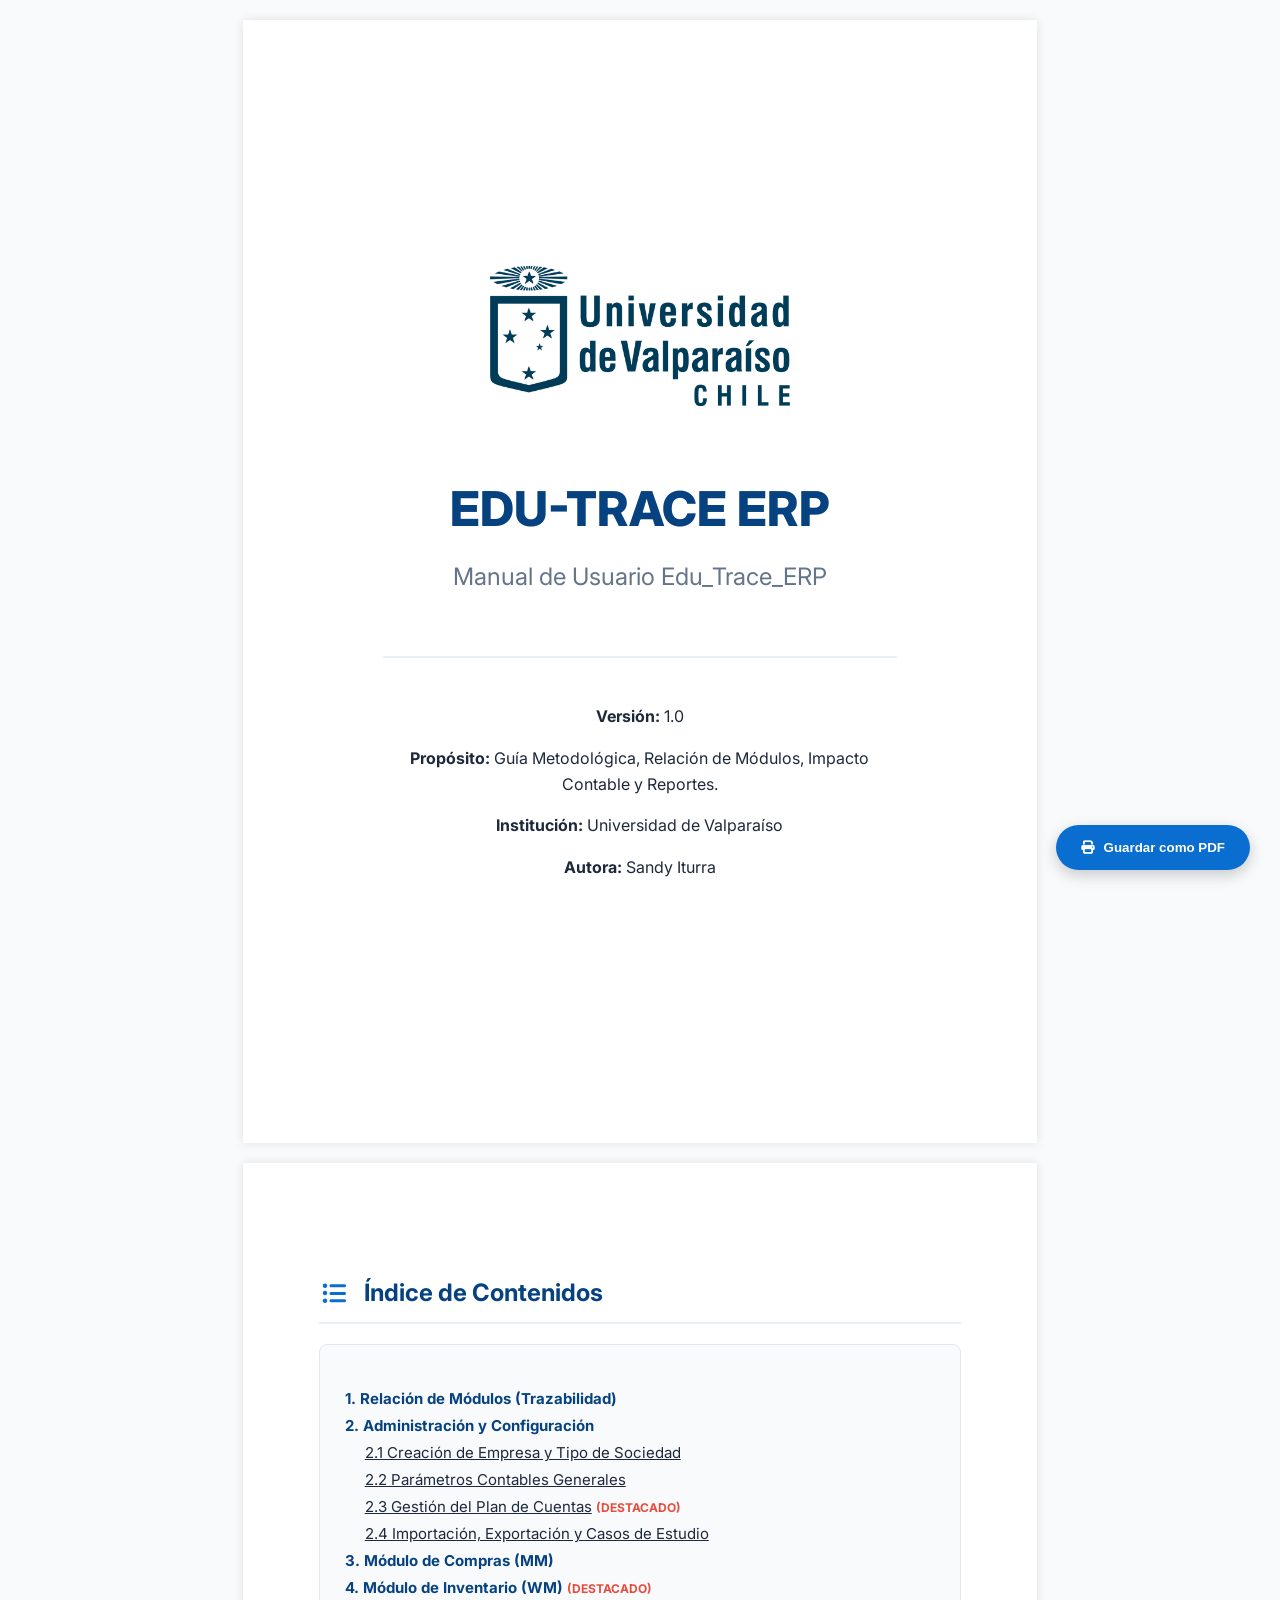
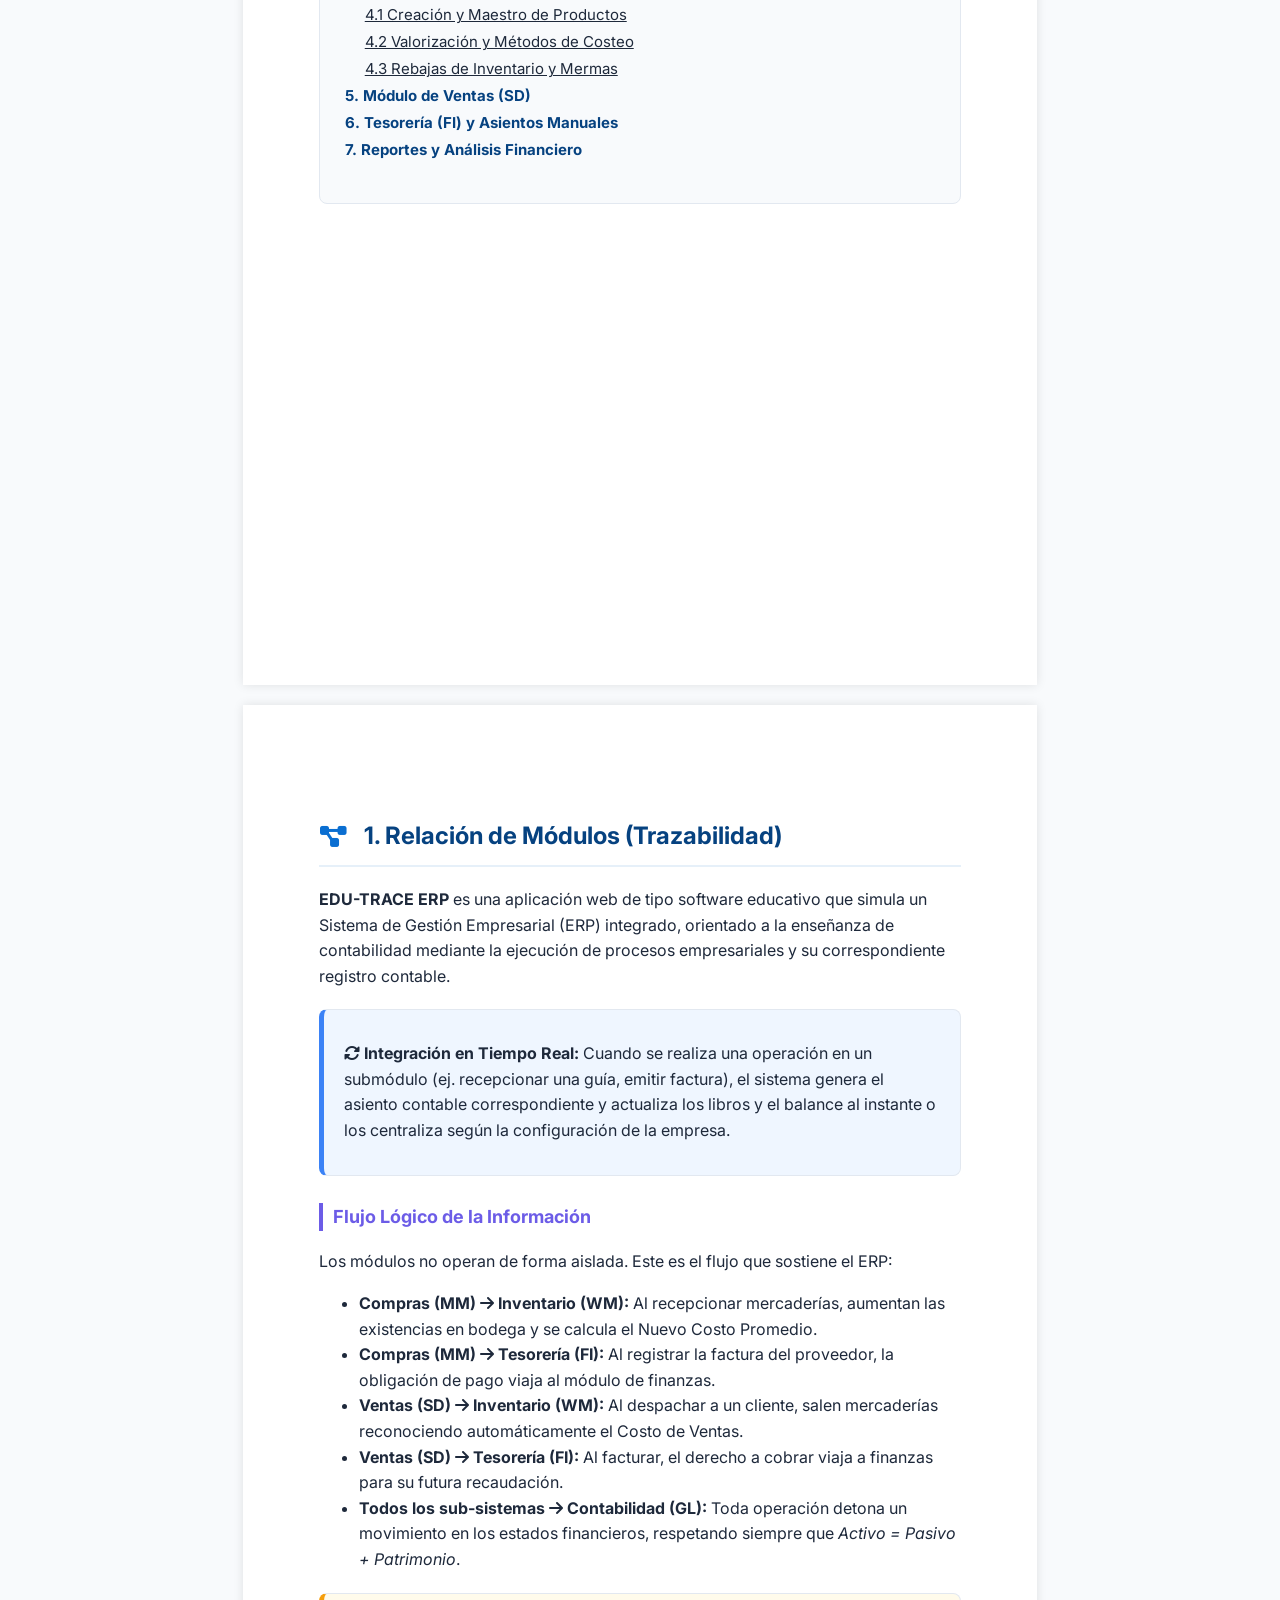
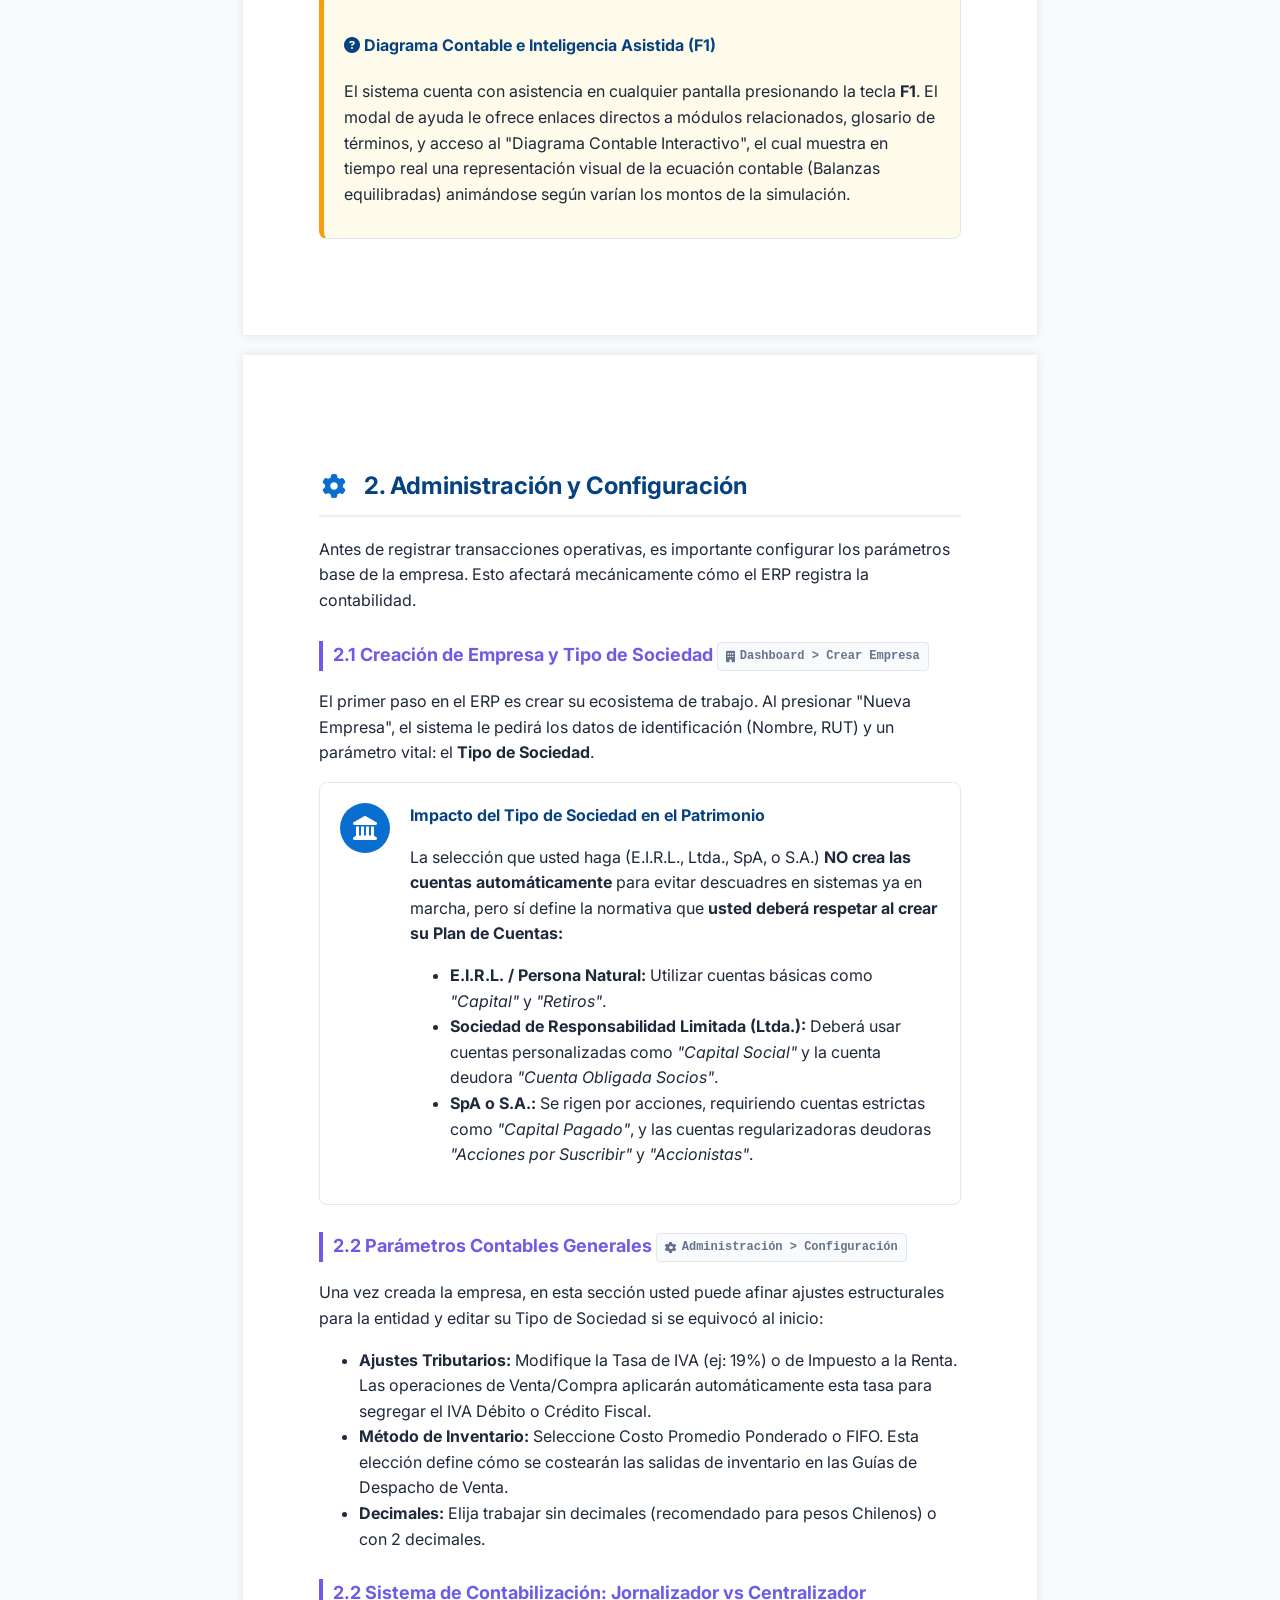
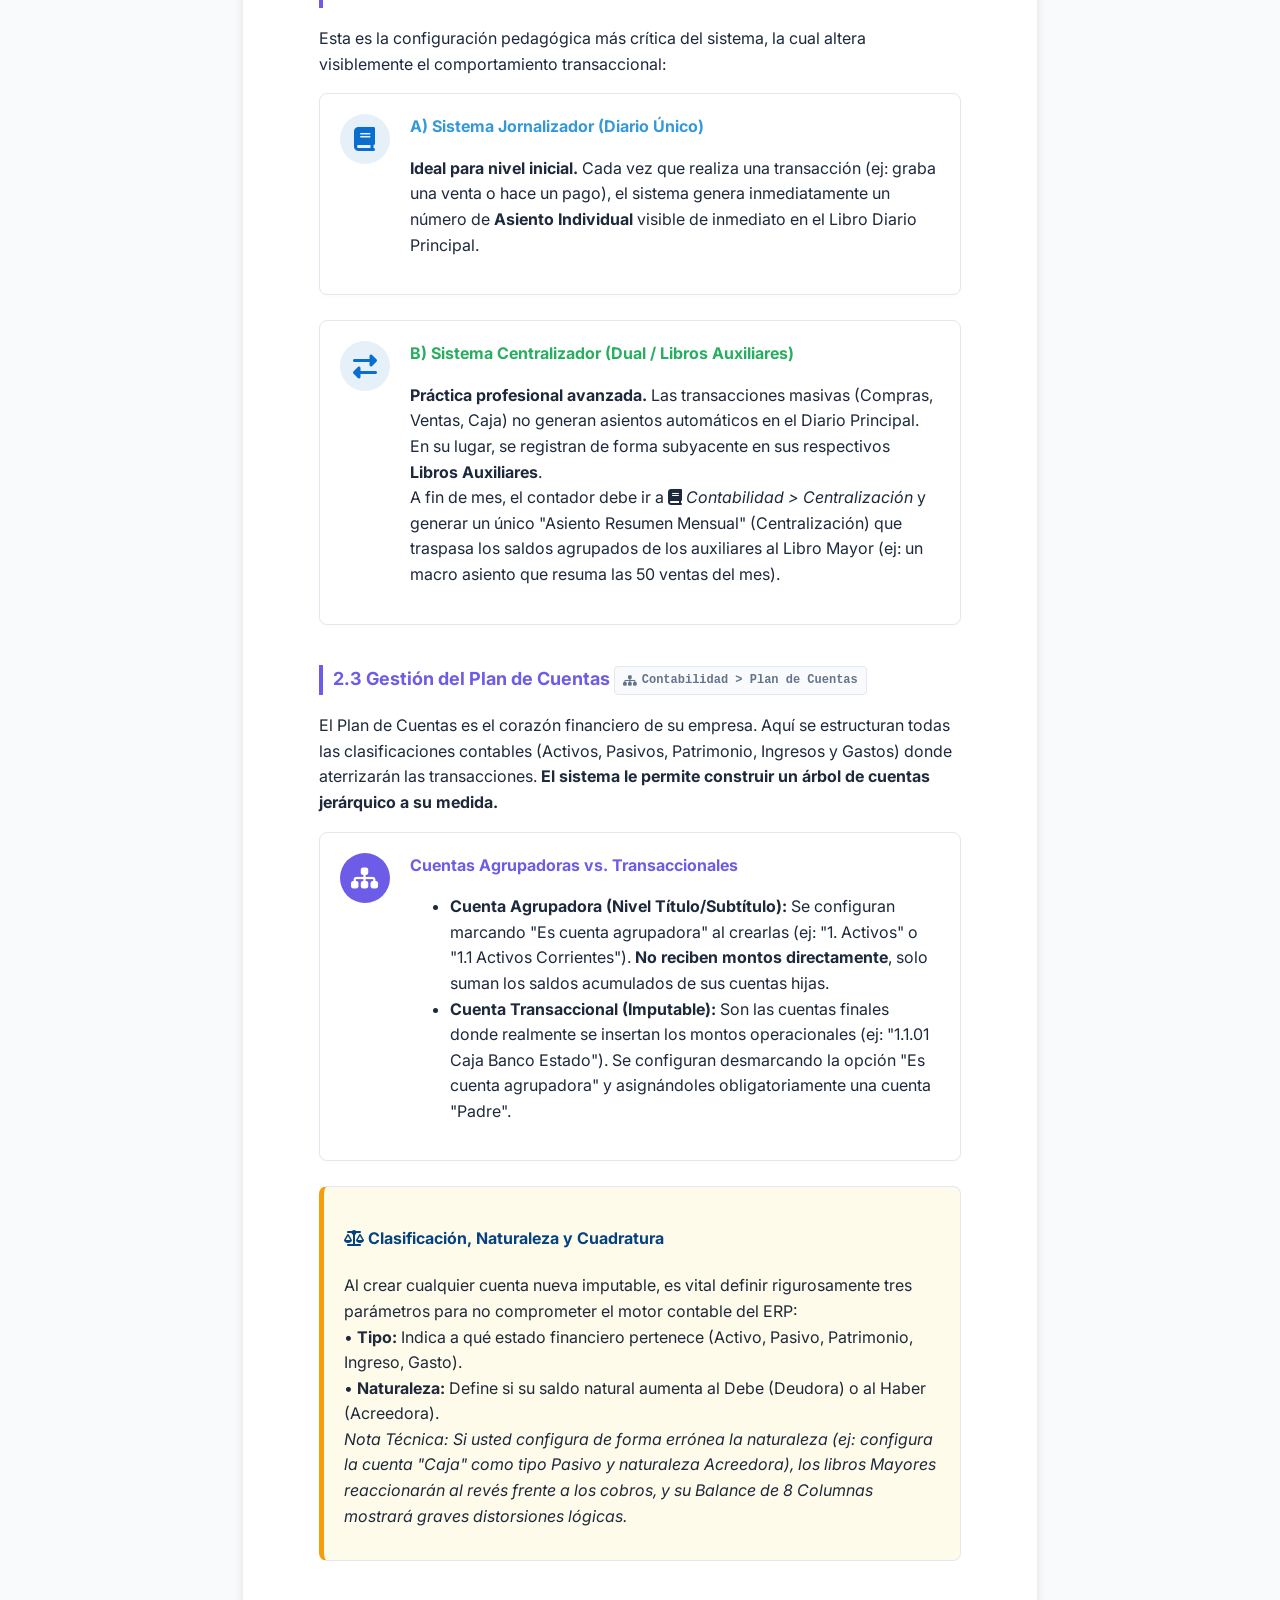
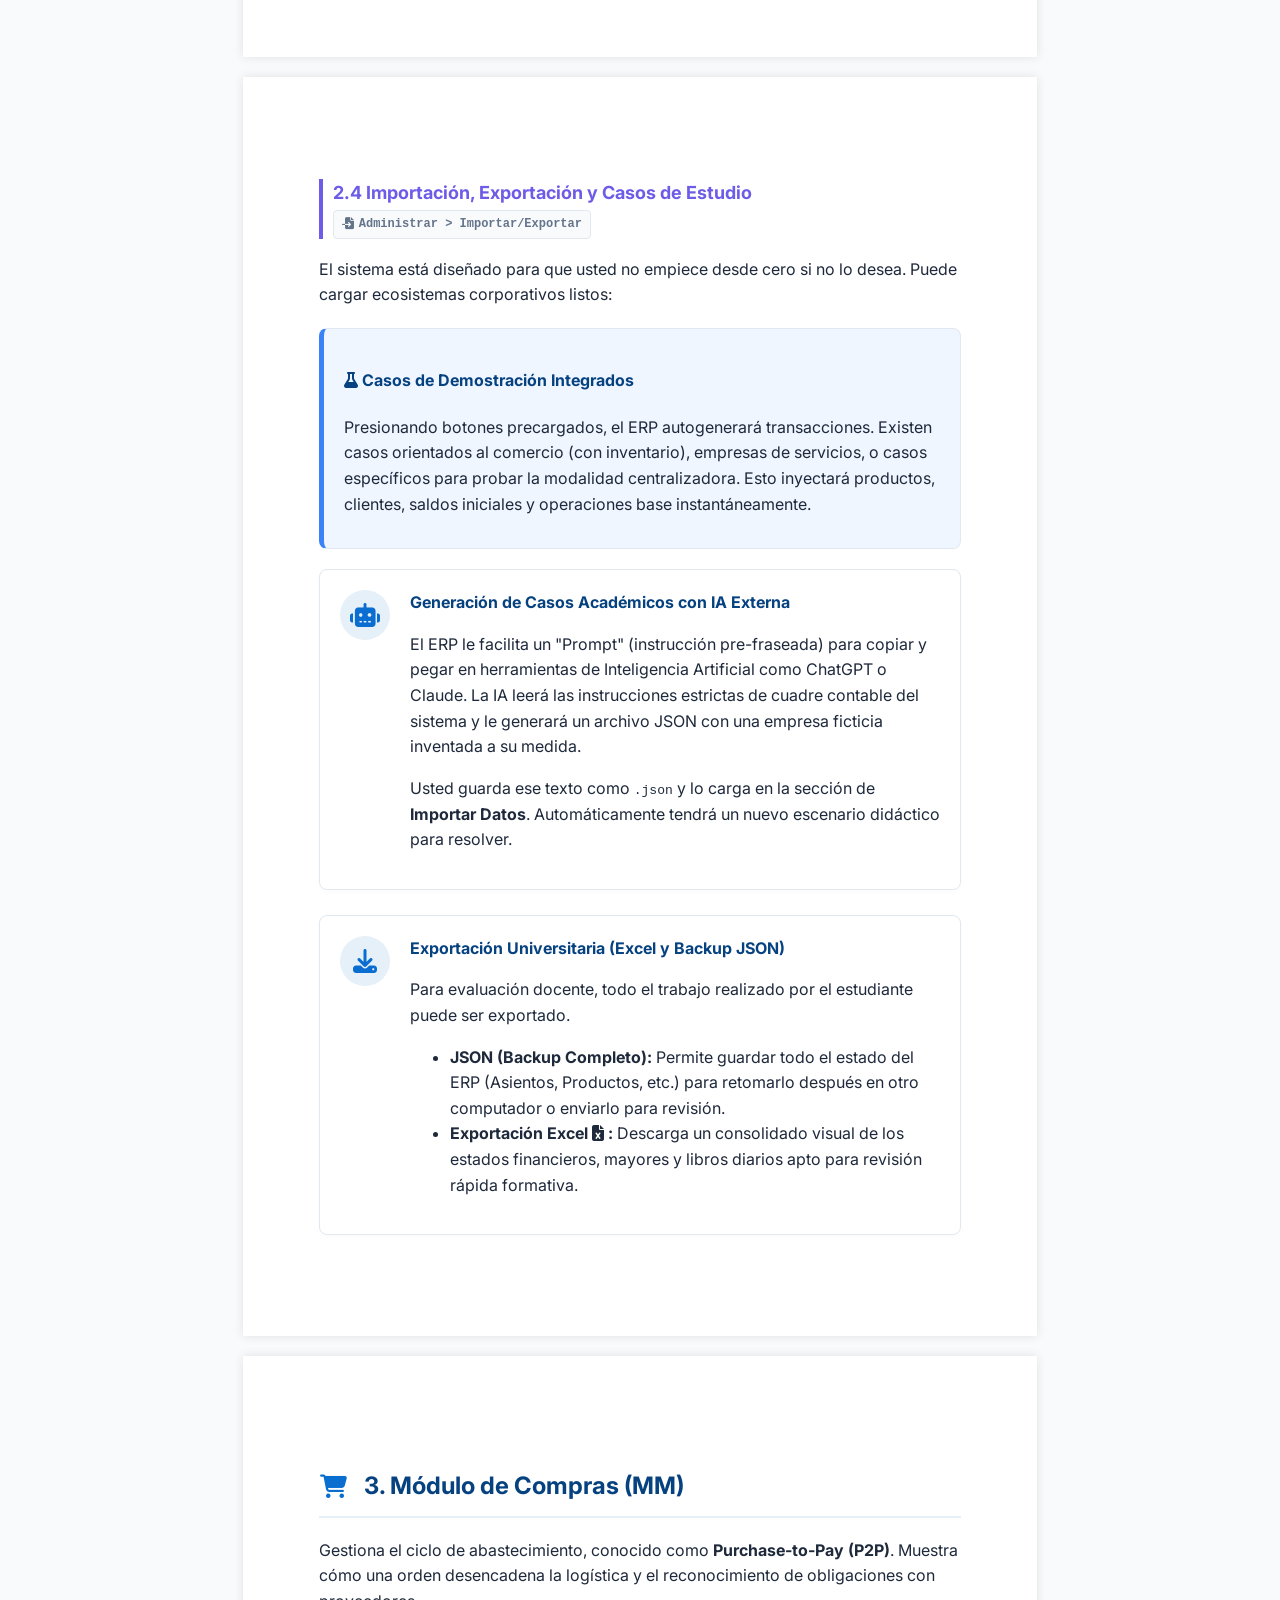
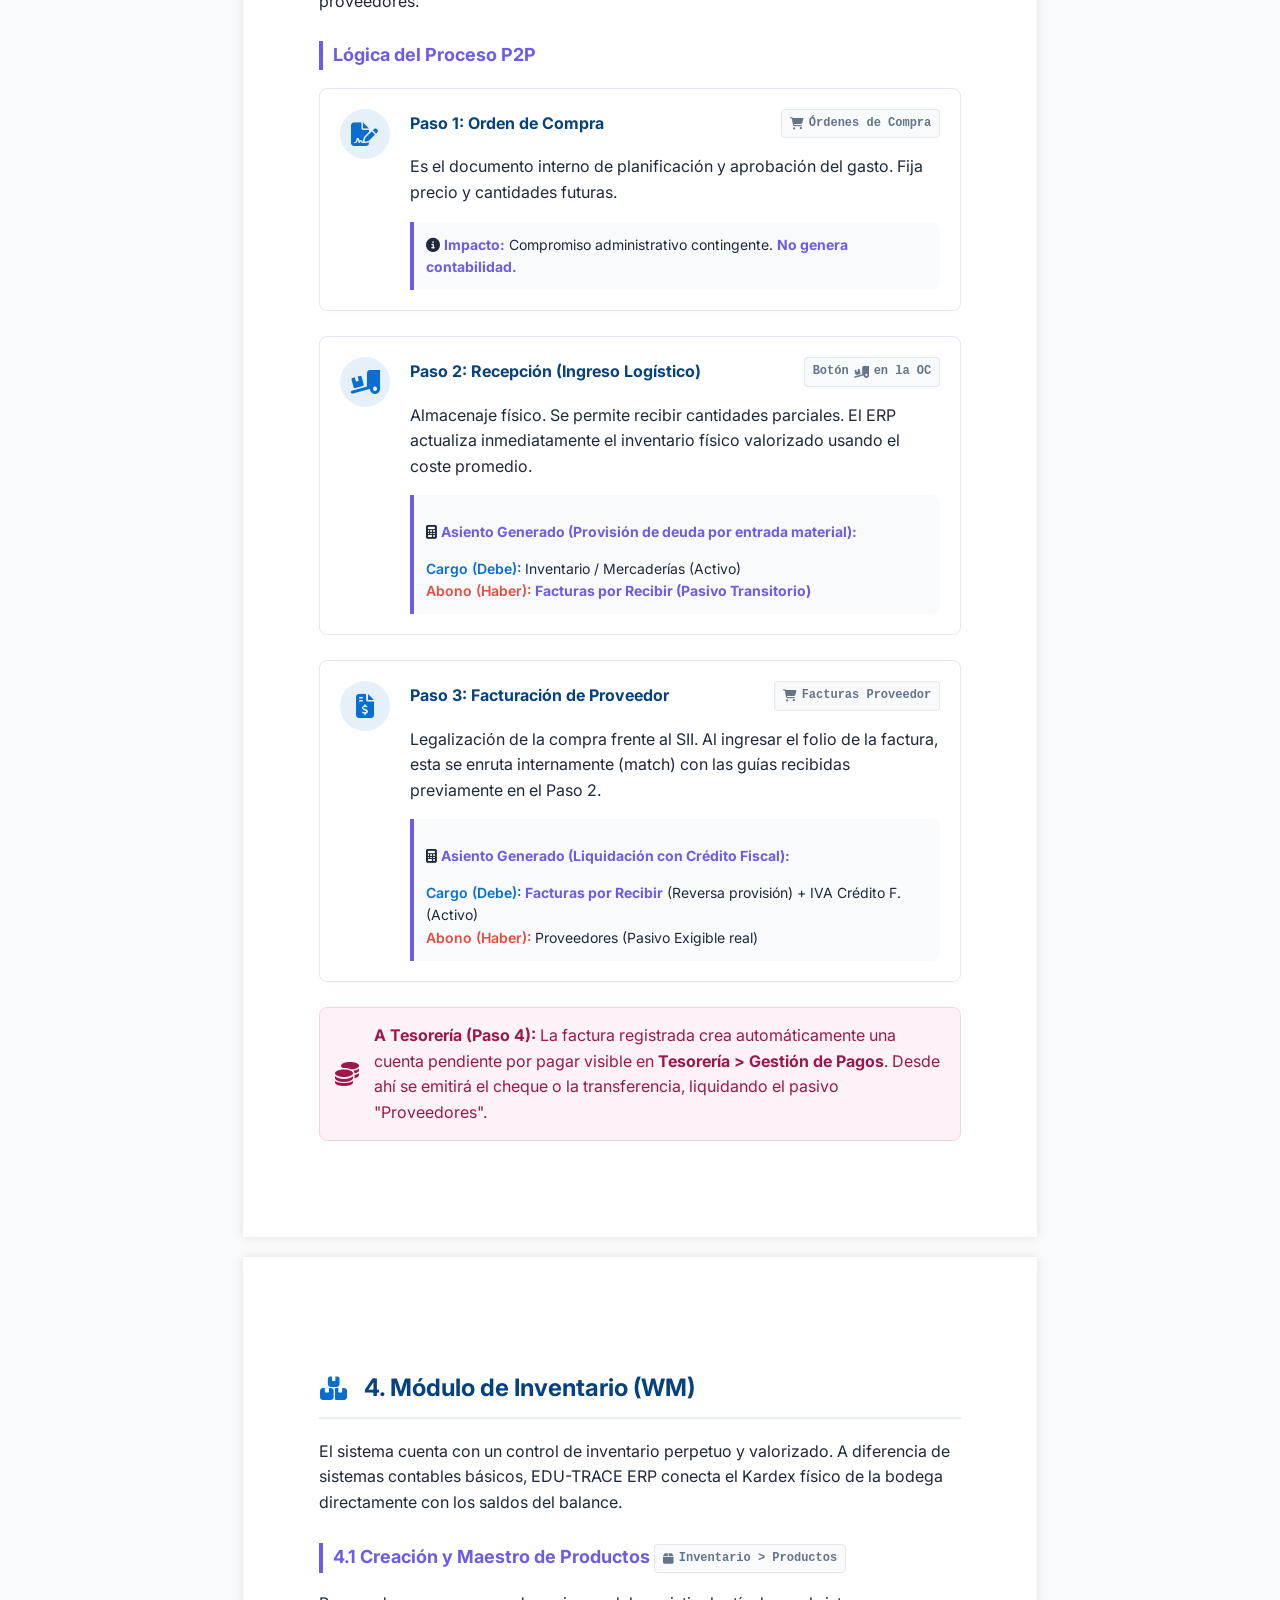
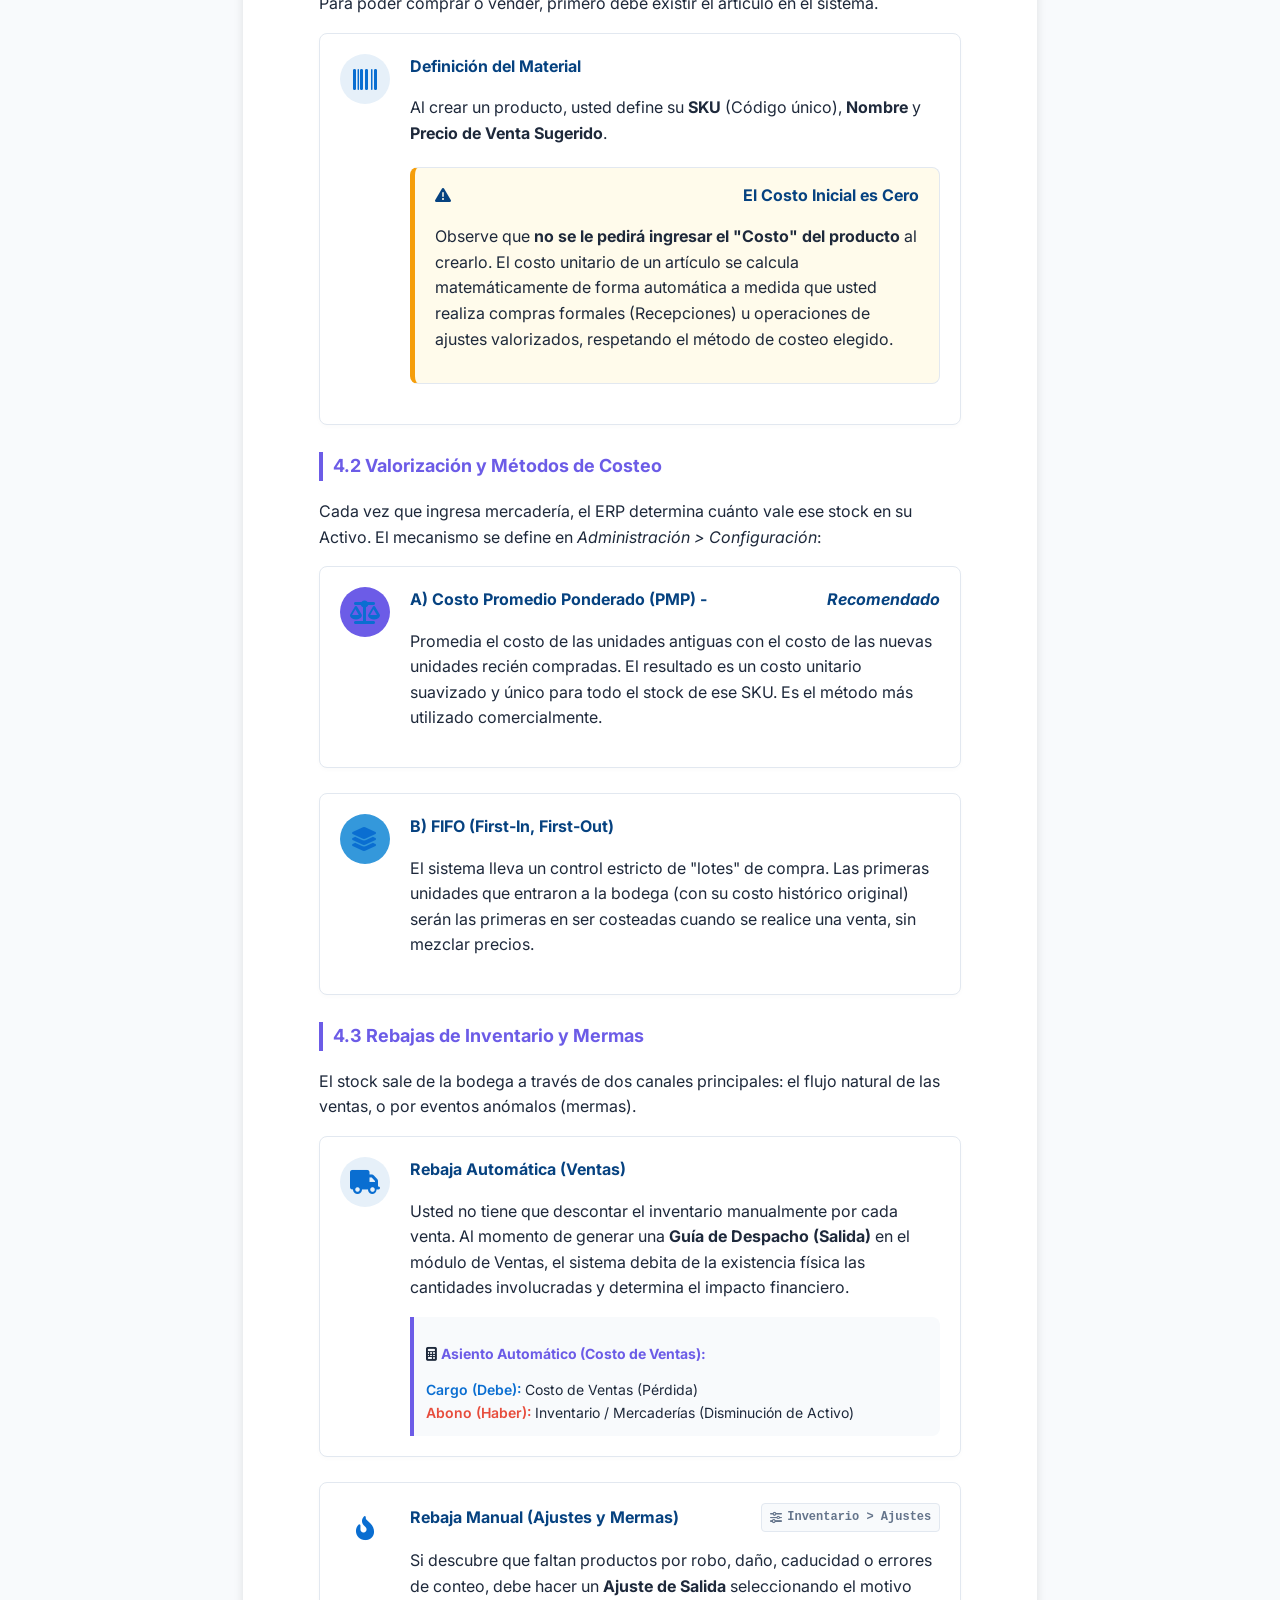
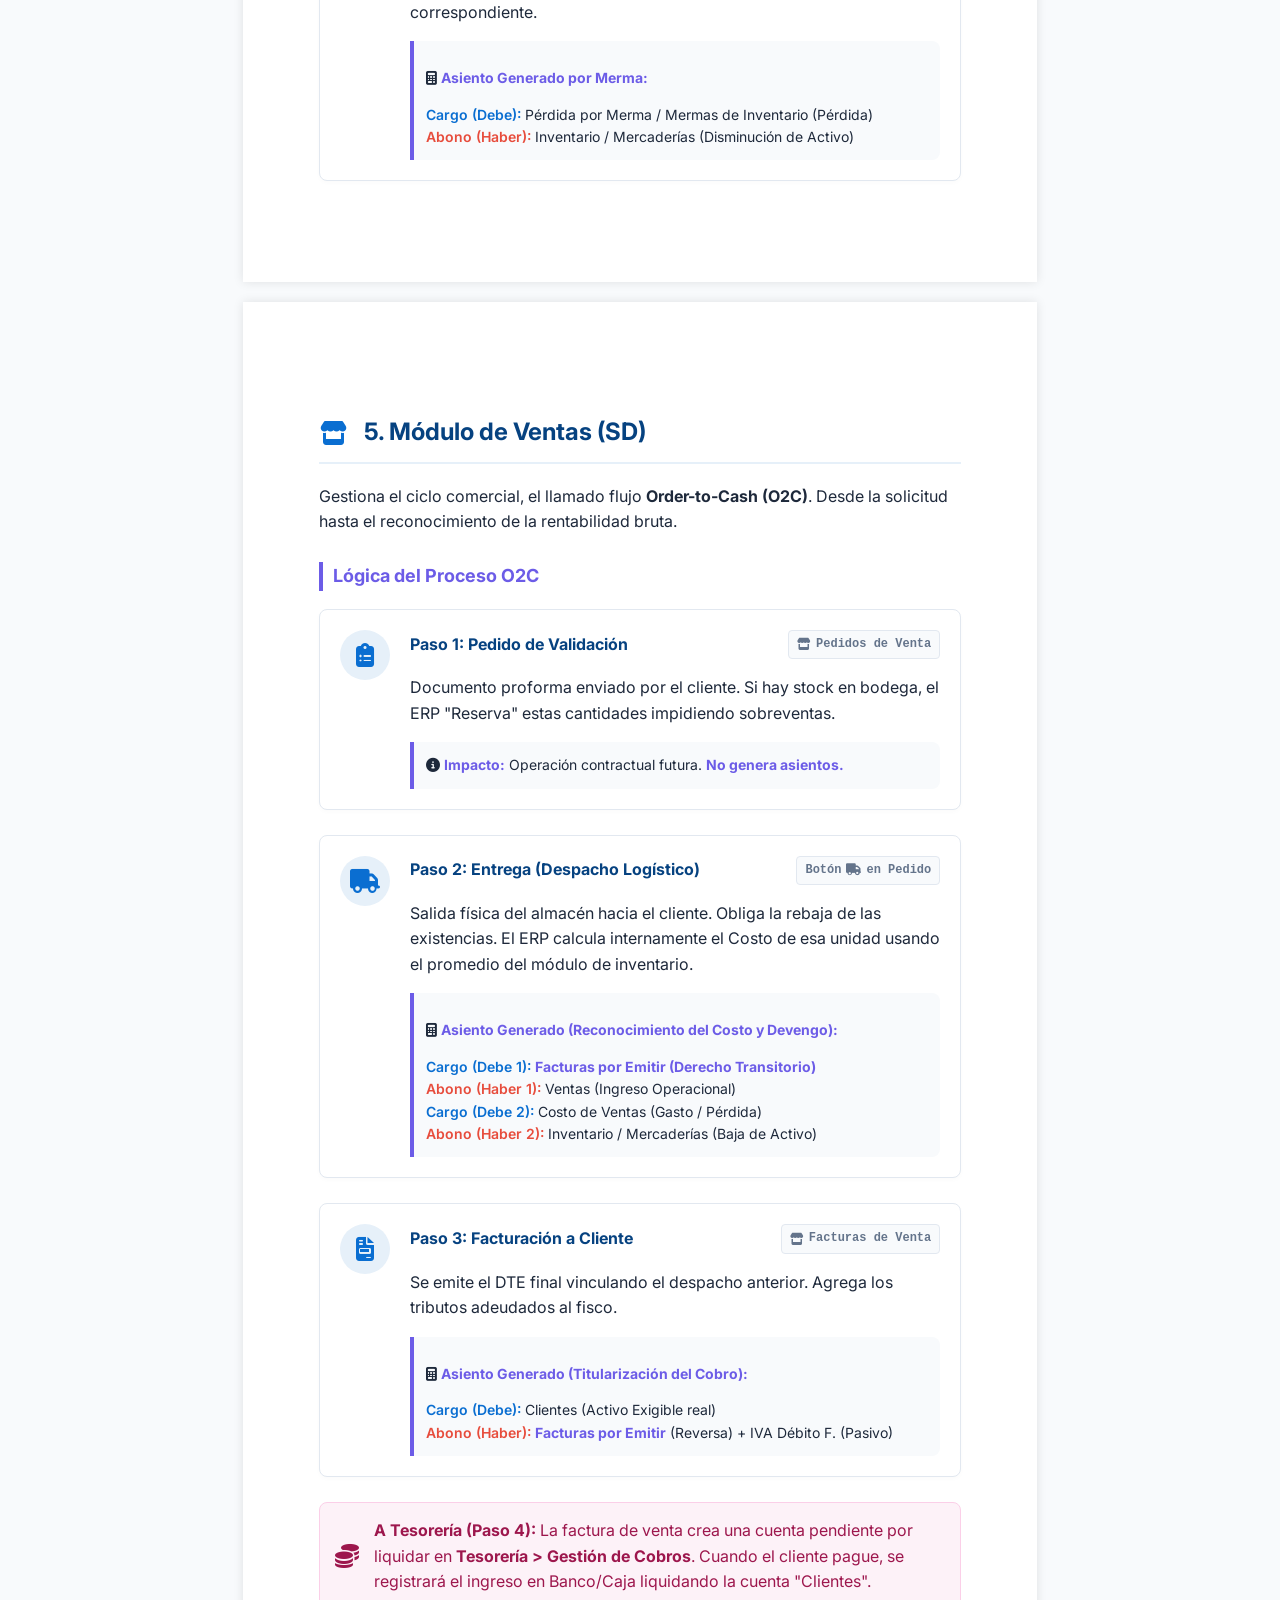
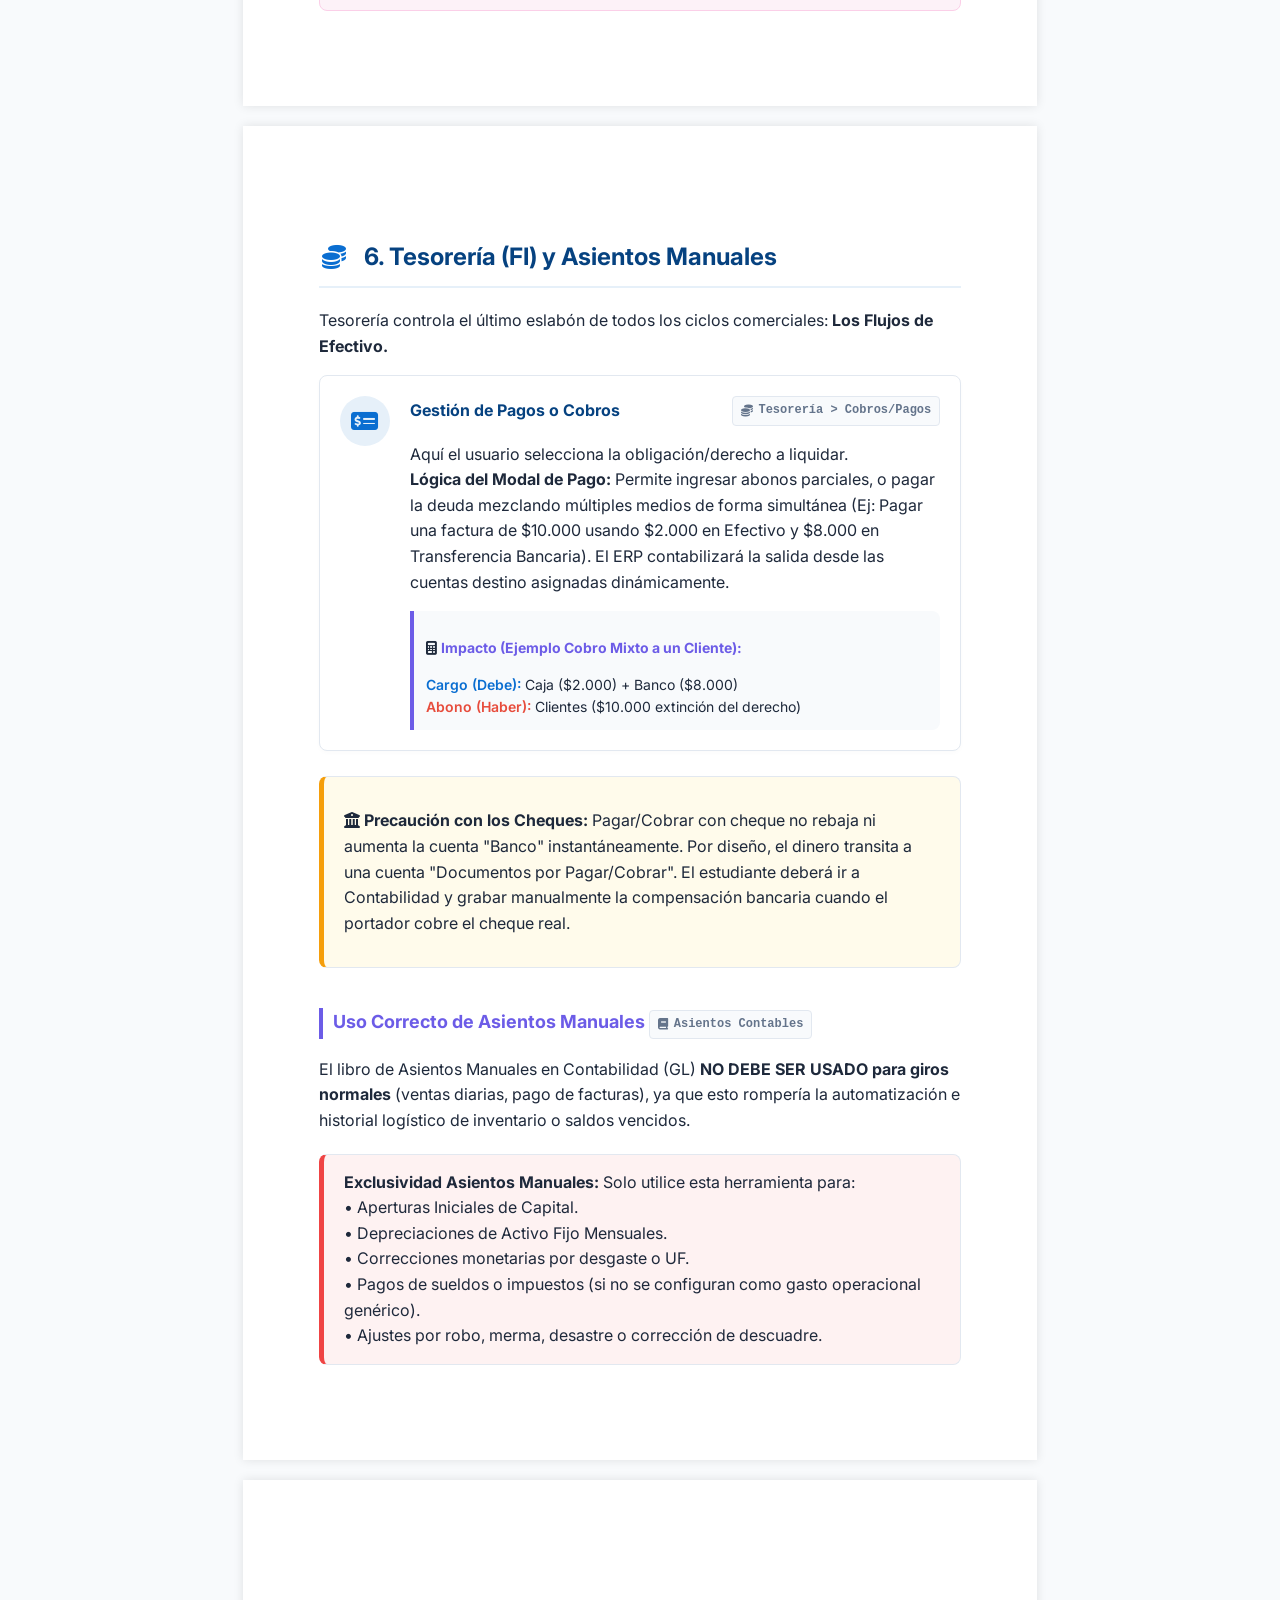
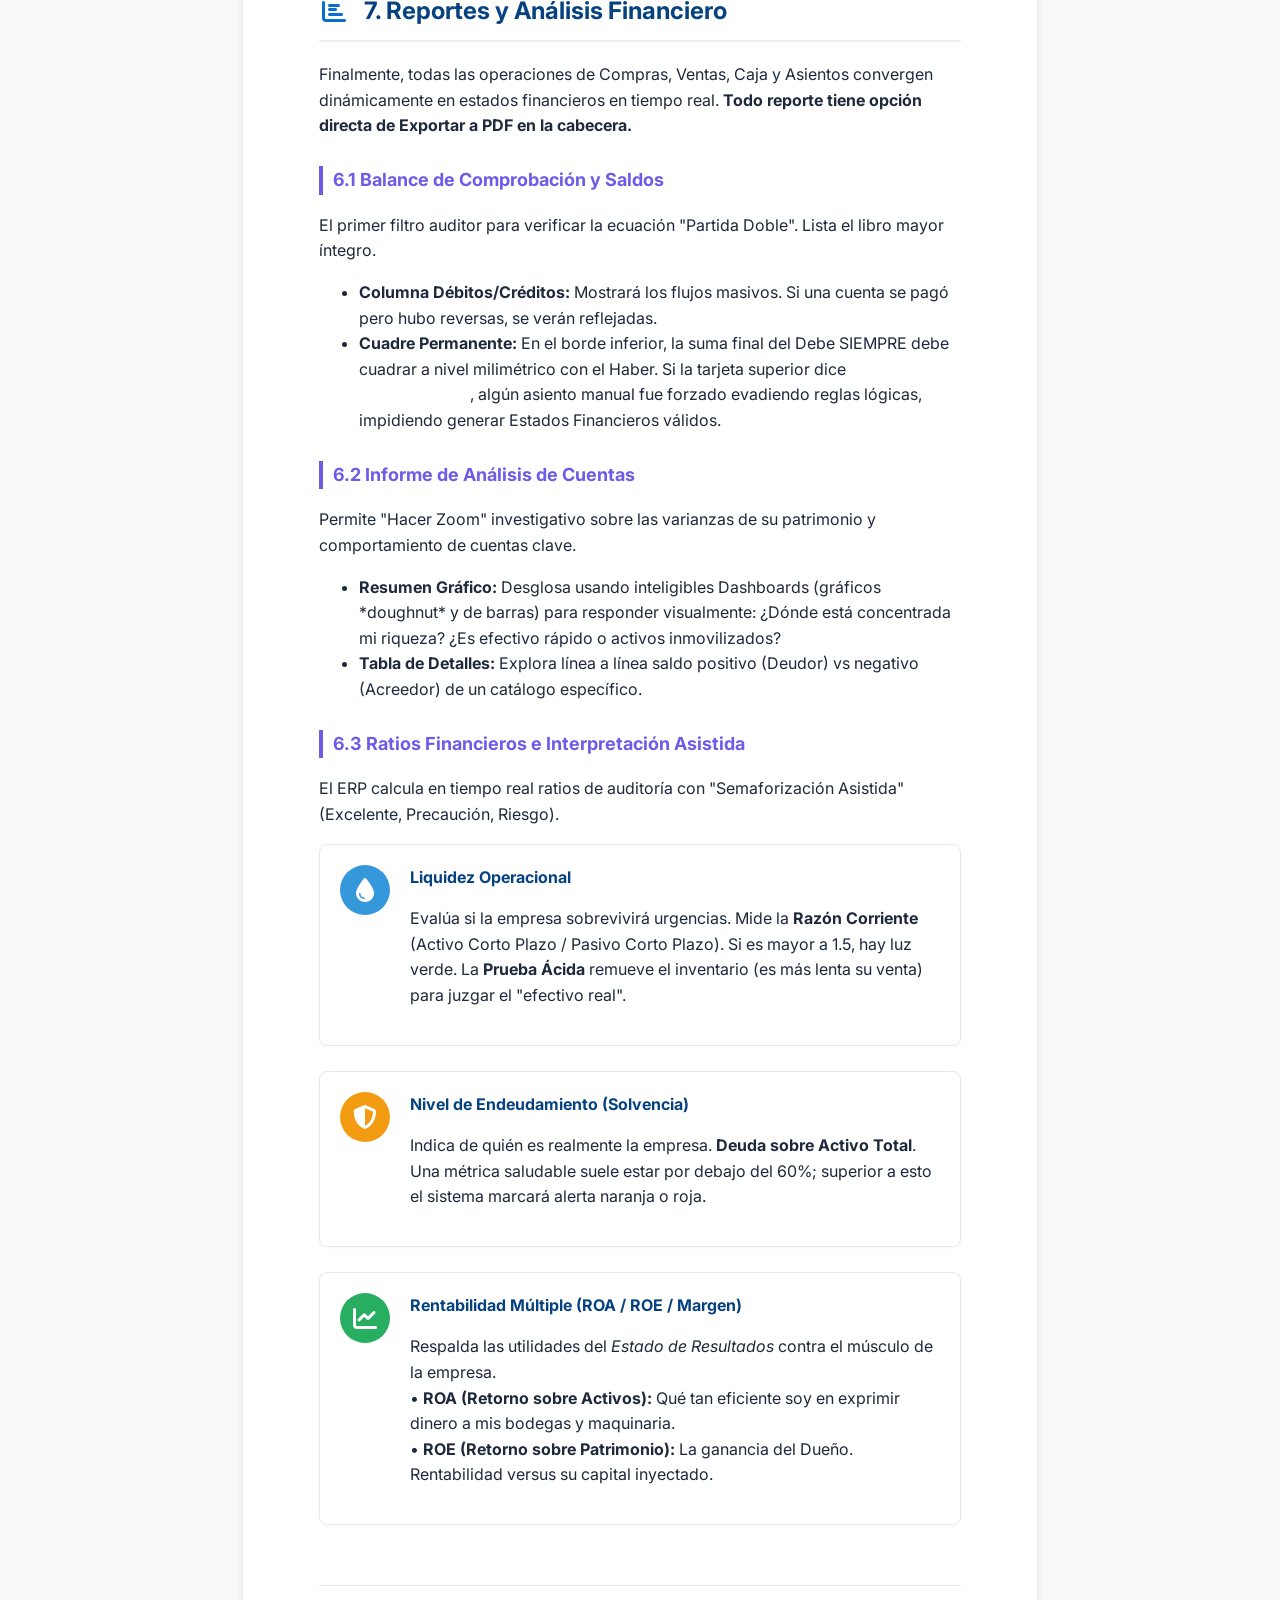
<file: Manual_de_Usuario_EDU_TRACE.html>
<!DOCTYPE html>
<html lang="es">

<head>
    <meta charset="UTF-8">
    <meta name="viewport" content="width=device-width, initial-scale=1.0">
    <title>Manual de Usuario Detallado | EDU-TRACE ERP</title>
    <link rel="stylesheet" href="https://cdnjs.cloudflare.com/ajax/libs/font-awesome/6.4.0/css/all.min.css">
    <link href="https://fonts.googleapis.com/css2?family=Inter:wght@300;400;500;600;700;800&display=swap"
        rel="stylesheet">
    <style>
        :root {
            --primary: #0a6ed1;
            --primary-dark: #064280;
            --primary-light: #e6f0f9;
            --secondary: #6c5ce7;
            --success: #27ae60;
            --warning: #f39c12;
            --danger: #e74c3c;
            --info: #3498db;
            --text-main: #1e293b;
            --text-muted: #64748b;
            --border: #e2e8f0;
            --bg-body: #f8fafc;
            --page-width: 210mm;
            /* A4 Width */
        }

        * {
            box-sizing: border-box;
            -webkit-print-color-adjust: exact;
        }

        body {
            font-family: 'Inter', sans-serif;
            line-height: 1.6;
            color: var(--text-main);
            margin: 0;
            padding: 0;
            background: var(--bg-body);
        }

        /* Paper Layout for Screen */
        .page {
            width: var(--page-width);
            min-height: 297mm;
            /* A4 Height */
            padding: 20mm;
            margin: 20px auto;
            background: white;
            box-shadow: 0 0 10px rgba(0, 0, 0, 0.1);
            position: relative;
            overflow: hidden;
            page-break-after: always;
            /* Ensure clear breaks between main pages */
        }

        /* COVER PAGE */
        .cover {
            display: flex;
            flex-direction: column;
            justify-content: center;
            align-items: center;
            text-align: center;
            height: 257mm;
        }

        .cover-logo {
            font-size: 80px;
            color: var(--primary);
            margin-bottom: 30px;
        }

        .cover-title {
            font-size: 48px;
            font-weight: 800;
            margin: 0;
            color: var(--primary-dark);
        }

        .cover-subtitle {
            font-size: 24px;
            color: var(--text-muted);
            margin: 10px 0 60px;
        }

        .cover-info {
            border-top: 2px solid var(--primary-light);
            padding-top: 30px;
            width: 80%;
        }

        /* HEADINGS */
        h1,
        h2,
        h3,
        h4 {
            color: var(--primary-dark);
            margin-top: 1.5em;
        }

        h2 {
            border-bottom: 2px solid var(--primary-light);
            padding-bottom: 10px;
            font-size: 24px;
            display: flex;
            align-items: center;
            gap: 15px;
        }

        h2 i {
            width: 30px;
            text-align: center;
            color: var(--primary);
        }

        h3 {
            font-size: 18px;
            color: var(--secondary);
            border-left: 4px solid var(--secondary);
            padding-left: 10px;
        }

        /* CONTENT ELEMENTS */
        .path-indicator {
            background: #1e293b;
            color: #f8fafc;
            padding: 10px 15px;
            border-radius: 6px;
            font-family: monospace;
            font-size: 13px;
            margin: 15px 0;
            display: inline-flex;
            align-items: center;
            gap: 10px;
        }

        .highlight-box {
            padding: 15px 20px;
            border-radius: 8px;
            margin: 20px 0;
            border: 1px solid var(--border);
            page-break-inside: avoid;
        }

        .highlight-info {
            background: #eff6ff;
            border-left: 5px solid #3b82f6;
        }

        .highlight-success {
            background: #f0fdf4;
            border-left: 5px solid #22c55e;
        }

        .highlight-warning {
            background: #fffbeb;
            border-left: 5px solid #f59e0b;
        }

        .highlight-danger {
            background: #fef2f2;
            border-left: 5px solid #ef4444;
        }

        /* PROCESS STEPS (Like Help System) */
        .process-step {
            display: flex;
            margin-bottom: 25px;
            background: #fff;
            border: 1px solid var(--border);
            border-radius: 8px;
            padding: 20px;
            page-break-inside: avoid;
            box-shadow: 0 2px 5px rgba(0, 0, 0, 0.02);
        }

        .process-icon {
            width: 50px;
            height: 50px;
            background: var(--primary-light);
            color: var(--primary);
            border-radius: 50%;
            display: flex;
            align-items: center;
            justify-content: center;
            font-size: 24px;
            margin-right: 20px;
            flex-shrink: 0;
        }

        .process-content {
            flex: 1;
        }

        .process-content h4 {
            margin: 0 0 10px 0;
            color: var(--primary-dark);
            display: flex;
            align-items: center;
            justify-content: space-between;
        }

        .module-link {
            font-size: 12px;
            background: var(--bg-body);
            padding: 4px 8px;
            border-radius: 4px;
            color: var(--text-muted);
            font-family: monospace;
            border: 1px solid var(--border);
            display: inline-flex;
            gap: 5px;
            align-items: center;
            white-space: nowrap;
        }

        .accounting-impact {
            margin-top: 15px;
            padding: 12px;
            background: #f8fafc;
            border-left: 4px solid var(--secondary);
            border-radius: 0 8px 8px 0;
            font-size: 14px;
            page-break-inside: avoid;
        }

        .accounting-impact strong {
            color: var(--secondary);
        }

        .accounting-impact .debit {
            color: var(--primary);
            font-weight: 600;
        }

        .accounting-impact .credit {
            color: var(--danger);
            font-weight: 600;
        }

        .relation-box {
            background: #fdf2f8;
            border: 1px solid #fbcfe8;
            padding: 15px;
            border-radius: 8px;
            margin: 20px 0;
            color: #9d174d;
            display: flex;
            align-items: center;
            gap: 15px;
            page-break-inside: avoid;
        }

        .relation-box i {
            font-size: 24px;
        }

        /* DATA TABLES */
        table {
            width: 100%;
            border-collapse: collapse;
            margin: 20px 0;
            font-size: 14px;
            page-break-inside: avoid;
        }

        th,
        td {
            border: 1px solid var(--border);
            padding: 10px;
            text-align: left;
        }

        th {
            background-color: var(--primary-light);
            color: var(--primary-dark);
            font-weight: 600;
        }

        .text-right {
            text-align: right;
        }

        .text-center {
            text-align: center;
        }

        /* PRINT OPTIMIZATION */
        @media print {
            body {
                background: white;
            }

            .page {
                margin: 0;
                box-shadow: none;
                width: 100%;
                min-height: auto;
                padding: 15mm;
            }

            .no-print {
                display: none !important;
            }

            h2 {
                page-break-before: always;
                margin-top: 0;
            }

            .cover {
                height: auto;
                padding-top: 25vh;
            }

            /* Prevent breaking inside critical blocks */
            .highlight-box,
            .process-step,
            .relation-box,
            table,
            .accounting-impact {
                page-break-inside: avoid;
            }
        }

        .print-btn {
            position: fixed;
            bottom: 30px;
            right: 30px;
            background: var(--primary);
            color: white;
            padding: 15px 25px;
            border-radius: 50px;
            border: none;
            box-shadow: 0 5px 15px rgba(0, 0, 0, 0.2);
            cursor: pointer;
            font-weight: 600;
            display: flex;
            align-items: center;
            gap: 10px;
            transition: transform 0.2s;
            z-index: 1000;
        }

        .print-btn:hover {
            transform: scale(1.05);
        }
    </style>
</head>

<body>

    <button class="print-btn no-print" onclick="window.print()">
        <i class="fas fa-print"></i> Guardar como PDF
    </button>

    <!-- PORTADA -->
    <div class="page">
        <div class="cover">
            <div class="cover-logo">
                <img src="img/logo_uv.png" alt="Universidad de Valparaíso"
                    style="max-height: 140px; width: auto; max-width: 100%;">
            </div>
            <h1 class="cover-title">EDU-TRACE ERP</h1>
            <p class="cover-subtitle">Manual de Usuario Edu_Trace_ERP</p>
            <div class="cover-info">
                <p><strong>Versión:</strong> 1.0</p>
                <p><strong>Propósito:</strong> Guía Metodológica, Relación de Módulos, Impacto Contable y Reportes.</p>
                <p><strong>Institución:</strong> Universidad de Valparaíso</p>
                <p><strong>Autora:</strong> Sandy Iturra</p>
            </div>
        </div>
    </div>

    <!-- ÍNDICE -->
    <div class="page" style="page-break-before: always;">
        <h2><i class="fas fa-list-ul"></i> Índice de Contenidos</h2>
        <div
            style="background: #f8fafc; border: 1px solid var(--border); padding: 25px; border-radius: 8px; font-size: 15px; line-height: 1.8;">
            <ul style="list-style-type: none; padding-left: 0;">
                <li><strong><a href="#sec1" style="color: var(--primary-dark); text-decoration: none;">1. Relación de
                            Módulos (Trazabilidad)</a></strong></li>
                <li><strong><a href="#sec2" style="color: var(--primary-dark); text-decoration: none;">2. Administración
                            y Configuración</a></strong>
                    <ul style="list-style-type: none; padding-left: 20px;">
                        <li><a href="#sec2-1" style="color: var(--text);">2.1 Creación de Empresa y Tipo de Sociedad</a>
                        </li>
                        <li><a href="#sec2-2" style="color: var(--text);">2.2 Parámetros Contables Generales</a></li>
                        <li><a href="#sec2-3" style="color: var(--text);">2.3 Gestión del Plan de Cuentas</a> <span
                                style="color: #e74c3c; font-size: 12px; font-weight: bold;">(DESTACADO)</span></li>
                        <li><a href="#sec2-4" style="color: var(--text);">2.4 Importación, Exportación y Casos de
                                Estudio</a></li>
                    </ul>
                </li>
                <li><strong><a href="#sec3" style="color: var(--primary-dark); text-decoration: none;">3. Módulo de
                            Compras (MM)</a></strong></li>
                <li><strong><a href="#sec4" style="color: var(--primary-dark); text-decoration: none;">4. Módulo de
                            Inventario (WM)</a></strong> <span
                        style="color: #e74c3c; font-size: 12px; font-weight: bold;">(DESTACADO)</span>
                    <ul style="list-style-type: none; padding-left: 20px;">
                        <li><a href="#sec4-1" style="color: var(--text);">4.1 Creación y Maestro de Productos</a></li>
                        <li><a href="#sec4-2" style="color: var(--text);">4.2 Valorización y Métodos de Costeo</a></li>
                        <li><a href="#sec4-3" style="color: var(--text);">4.3 Rebajas de Inventario y Mermas</a></li>
                    </ul>
                </li>
                <li><strong><a href="#sec5" style="color: var(--primary-dark); text-decoration: none;">5. Módulo de
                            Ventas (SD)</a></strong></li>
                <li><strong><a href="#sec6" style="color: var(--primary-dark); text-decoration: none;">6. Tesorería (FI)
                            y Asientos Manuales</a></strong></li>
                <li><strong><a href="#sec7" style="color: var(--primary-dark); text-decoration: none;">7. Reportes y
                            Análisis Financiero</a></strong></li>
            </ul>
        </div>
    </div>

    <!-- SECCION 1: RELACIÓN DE MÓDULOS -->
    <div class="page" id="sec1">
        <h2><i class="fas fa-project-diagram"></i> 1. Relación de Módulos (Trazabilidad)</h2>
        <p><strong>EDU-TRACE ERP</strong> es una aplicación web de tipo software educativo que simula un Sistema de
            Gestión Empresarial (ERP) integrado, orientado a la enseñanza de contabilidad mediante la ejecución de
            procesos empresariales y su correspondiente registro contable.</p>

        <div class="highlight-box highlight-info">
            <p><i class="fas fa-sync-alt"></i> <strong>Integración en Tiempo Real:</strong> Cuando se realiza una
                operación en un submódulo (ej. recepcionar una guía, emitir factura), el sistema genera el asiento
                contable correspondiente y actualiza los libros y el balance al instante o los centraliza según la
                configuración de la empresa.</p>
        </div>

        <h3>Flujo Lógico de la Información</h3>
        <p>Los módulos no operan de forma aislada. Este es el flujo que sostiene el ERP:</p>
        <ul>
            <li><strong>Compras (MM) <i class="fas fa-arrow-right"></i> Inventario (WM):</strong> Al recepcionar
                mercaderías, aumentan las existencias en bodega y se calcula el Nuevo Costo Promedio.</li>
            <li><strong>Compras (MM) <i class="fas fa-arrow-right"></i> Tesorería (FI):</strong> Al registrar la factura
                del proveedor, la obligación de pago viaja al módulo de finanzas.</li>
            <li><strong>Ventas (SD) <i class="fas fa-arrow-right"></i> Inventario (WM):</strong> Al despachar a un
                cliente, salen mercaderías reconociendo automáticamente el Costo de Ventas.</li>
            <li><strong>Ventas (SD) <i class="fas fa-arrow-right"></i> Tesorería (FI):</strong> Al facturar, el derecho
                a cobrar viaja a finanzas para su futura recaudación.</li>
            <li><strong>Todos los sub-sistemas <i class="fas fa-arrow-right"></i> Contabilidad (GL):</strong> Toda
                operación detona un movimiento en los estados financieros, respetando siempre que <i>Activo = Pasivo +
                    Patrimonio</i>.</li>
        </ul>

        <div class="highlight-box highlight-warning">
            <h4><i class="fas fa-question-circle"></i> Diagrama Contable e Inteligencia Asistida (F1)</h4>
            <p>El sistema cuenta con asistencia en cualquier pantalla presionando la tecla <strong>F1</strong>. El modal
                de ayuda le ofrece enlaces directos a módulos relacionados, glosario de términos, y acceso al "Diagrama
                Contable Interactivo", el cual muestra en tiempo real una representación visual de la ecuación contable
                (Balanzas equilibradas) animándose según varían los montos de la simulación.</p>
        </div>
    </div>

    <!-- SECCION 2: ADMINISTRACIÓN Y CONFIGURACIÓN -->
    <div class="page" id="sec2">
        <h2><i class="fas fa-cog"></i> 2. Administración y Configuración</h2>
        <p>Antes de registrar transacciones operativas, es importante configurar los parámetros base de la empresa. Esto
            afectará mecánicamente cómo el ERP registra la contabilidad.</p>

        <h3 id="sec2-1">2.1 Creación de Empresa y Tipo de Sociedad <span class="module-link"><i
                    class="fas fa-building"></i>
                Dashboard > Crear Empresa</span></h3>
        <p>El primer paso en el ERP es crear su ecosistema de trabajo. Al presionar "Nueva Empresa", el sistema le
            pedirá los datos de identificación (Nombre, RUT) y un parámetro vital: el <strong>Tipo de Sociedad</strong>.
        </p>

        <div class="process-step">
            <div class="process-icon" style="color:#FFF; background:var(--primary);"><i class="fas fa-landmark"></i>
            </div>
            <div class="process-content">
                <h4 style="color:var(--primary-dark);">Impacto del Tipo de Sociedad en el Patrimonio</h4>
                <p>La selección que usted haga (E.I.R.L., Ltda., SpA, o S.A.) <strong>NO crea las cuentas
                        automáticamente</strong> para evitar descuadres en sistemas ya en marcha, pero sí define la
                    normativa que <strong>usted deberá respetar al crear su Plan de Cuentas:</strong></p>
                <ul>
                    <li><strong>E.I.R.L. / Persona Natural:</strong> Utilizar cuentas básicas como <i>"Capital"</i> y
                        <i>"Retiros"</i>.
                    </li>
                    <li><strong>Sociedad de Responsabilidad Limitada (Ltda.):</strong> Deberá usar cuentas
                        personalizadas como <i>"Capital Social"</i> y la cuenta deudora <i>"Cuenta Obligada Socios"</i>.
                    </li>
                    <li><strong>SpA o S.A.:</strong> Se rigen por acciones, requiriendo cuentas estrictas como
                        <i>"Capital Pagado"</i>, y las cuentas regularizadoras deudoras <i>"Acciones por Suscribir"</i>
                        y <i>"Accionistas"</i>.
                    </li>
                </ul>
            </div>
        </div>

        <h3 id="sec2-2">2.2 Parámetros Contables Generales <span class="module-link"><i class="fas fa-cog"></i>
                Administración >
                Configuración</span></h3>
        <p>Una vez creada la empresa, en esta sección usted puede afinar ajustes estructurales para la entidad y editar
            su Tipo de Sociedad si se equivocó al inicio:</p>
        <ul>
            <li><strong>Ajustes Tributarios:</strong> Modifique la Tasa de IVA (ej: 19%) o de Impuesto a la Renta. Las
                operaciones de Venta/Compra aplicarán automáticamente esta tasa para segregar el IVA Débito o Crédito
                Fiscal.</li>
            <li><strong>Método de Inventario:</strong> Seleccione Costo Promedio Ponderado o FIFO. Esta elección
                define cómo se costearán las salidas de inventario en las Guías de Despacho de Venta.</li>
            <li><strong>Decimales:</strong> Elija trabajar sin decimales (recomendado para pesos Chilenos) o con 2
                decimales.</li>
        </ul>

        <h3>2.2 Sistema de Contabilización: Jornalizador vs Centralizador</h3>
        <p>Esta es la configuración pedagógica más crítica del sistema, la cual altera visiblemente el comportamiento
            transaccional:</p>
        <div class="process-step">
            <div class="process-icon"><i class="fas fa-book"></i></div>
            <div class="process-content">
                <h4 style="color:var(--info);">A) Sistema Jornalizador (Diario Único)</h4>
                <p><strong>Ideal para nivel inicial.</strong> Cada vez que realiza una transacción (ej: graba una venta
                    o hace un pago), el sistema genera inmediatamente un número de <strong>Asiento Individual</strong>
                    visible de inmediato en el Libro Diario Principal.</p>
            </div>
        </div>
        <div class="process-step">
            <div class="process-icon"><i class="fas fa-exchange-alt"></i></div>
            <div class="process-content">
                <h4 style="color:var(--success);">B) Sistema Centralizador (Dual / Libros Auxiliares)</h4>
                <p><strong>Práctica profesional avanzada.</strong> Las transacciones masivas (Compras, Ventas, Caja) no
                    generan asientos automáticos en el Diario Principal. En su lugar, se registran de forma subyacente
                    en
                    sus respectivos <strong>Libros Auxiliares</strong>.<br>A fin de mes, el contador debe ir a <i><i
                            class="fas fa-book"></i> Contabilidad > Centralización</i> y generar un único "Asiento
                    Resumen Mensual" (Centralización) que traspasa los saldos agrupados de los auxiliares al Libro Mayor
                    (ej: un macro asiento que resuma las 50 ventas del mes).</p>
            </div>
        </div>
        <h3 style="margin-top: 40px;" id="sec2-3">2.3 Gestión del Plan de Cuentas <span class="module-link"><i
                    class="fas fa-sitemap"></i> Contabilidad > Plan de Cuentas</span></h3>
        <p>El Plan de Cuentas es el corazón financiero de su empresa. Aquí se estructuran todas las clasificaciones
            contables (Activos, Pasivos, Patrimonio, Ingresos y Gastos) donde aterrizarán las transacciones. <strong>El
                sistema le permite construir un árbol de cuentas jerárquico a su medida.</strong></p>

        <div class="process-step">
            <div class="process-icon" style="color:#FFF; background:var(--secondary);"><i class="fas fa-sitemap"></i>
            </div>
            <div class="process-content">
                <h4 style="color:var(--secondary); margin-bottom: 5px;">Cuentas Agrupadoras vs. Transaccionales</h4>
                <ul>
                    <li><strong>Cuenta Agrupadora (Nivel Título/Subtítulo):</strong> Se configuran marcando "Es cuenta
                        agrupadora" al crearlas (ej: "1. Activos" o "1.1 Activos Corrientes"). <strong>No reciben montos
                            directamente</strong>, solo suman los saldos acumulados de sus cuentas hijas.</li>
                    <li><strong>Cuenta Transaccional (Imputable):</strong> Son las cuentas finales donde realmente se
                        insertan los montos operacionales (ej: "1.1.01 Caja Banco Estado"). Se configuran desmarcando la
                        opción "Es cuenta agrupadora" y asignándoles obligatoriamente una cuenta "Padre".</li>
                </ul>
            </div>
        </div>

        <div class="highlight-box highlight-warning">
            <h4><i class="fas fa-balance-scale"></i> Clasificación, Naturaleza y Cuadratura</h4>
            <p>Al crear cualquier cuenta nueva imputable, es vital definir rigurosamente tres parámetros para no
                comprometer el motor contable del ERP:
                <br>• <strong>Tipo:</strong> Indica a qué estado financiero pertenece (Activo, Pasivo, Patrimonio,
                Ingreso, Gasto).
                <br>• <strong>Naturaleza:</strong> Define si su saldo natural aumenta al Debe (Deudora) o al Haber
                (Acreedora).
                <br><em>Nota Técnica: Si usted configura de forma errónea la naturaleza (ej: configura la cuenta "Caja"
                    como tipo Pasivo y naturaleza Acreedora), los libros Mayores reaccionarán al revés frente a los
                    cobros, y su Balance de 8 Columnas mostrará graves distorsiones lógicas.</em>
            </p>
        </div>
    </div>

    <!-- SECCION 2.4: IMPORTACION Y DEMOS -->
    <div class="page" style="page-break-before: auto !important;"> <!-- Continued from admin -->
        <h3 id="sec2-4">2.4 Importación, Exportación y Casos de Estudio <span class="module-link"><i
                    class="fas fa-file-import"></i>
                Administrar > Importar/Exportar</span></h3>

        <p>El sistema está diseñado para que usted no empiece desde cero si no lo desea. Puede cargar ecosistemas
            corporativos listos:</p>

        <div class="highlight-box highlight-info">
            <h4><i class="fas fa-flask"></i> Casos de Demostración Integrados</h4>
            <p>Presionando botones precargados, el ERP autogenerará transacciones. Existen casos orientados al comercio
                (con inventario), empresas de servicios, o casos específicos para probar la modalidad centralizadora.
                Esto inyectará productos, clientes, saldos iniciales y operaciones base instantáneamente.</p>
        </div>

        <div class="process-step">
            <div class="process-icon"><i class="fas fa-robot"></i></div>
            <div class="process-content">
                <h4>Generación de Casos Académicos con IA Externa</h4>
                <p>El ERP le facilita un "Prompt" (instrucción pre-fraseada) para copiar y pegar en herramientas de
                    Inteligencia Artificial como ChatGPT o Claude. La IA leerá las instrucciones estrictas de cuadre
                    contable del sistema y le generará un archivo JSON con una empresa ficticia inventada a su medida.
                </p>
                <p>Usted guarda ese texto como <code>.json</code> y lo carga en la sección de <strong>Importar
                        Datos</strong>. Automáticamente tendrá un nuevo escenario didáctico para resolver.</p>
            </div>
        </div>

        <div class="process-step">
            <div class="process-icon"><i class="fas fa-download"></i></div>
            <div class="process-content">
                <h4>Exportación Universitaria (Excel y Backup JSON)</h4>
                <p>Para evaluación docente, todo el trabajo realizado por el estudiante puede ser exportado.</p>
                <ul>
                    <li><strong>JSON (Backup Completo):</strong> Permite guardar todo el estado del ERP (Asientos,
                        Productos, etc.) para retomarlo después en otro computador o enviarlo para revisión.</li>
                    <li><strong>Exportación Excel <i class="fas fa-file-excel"></i> :</strong> Descarga un consolidado
                        visual de los estados financieros, mayores y libros diarios apto para revisión rápida formativa.
                    </li>
                </ul>
            </div>
        </div>
    </div>

    <!-- SECCION 3: COMPRAS -->
    <div class="page" id="sec3">
        <h2><i class="fas fa-shopping-cart"></i> 3. Módulo de Compras (MM)</h2>
        <p>Gestiona el ciclo de abastecimiento, conocido como <strong>Purchase-to-Pay (P2P)</strong>. Muestra cómo una
            orden desencadena la logística y el reconocimiento de obligaciones con proveedores.</p>

        <h3>Lógica del Proceso P2P</h3>

        <div class="process-step">
            <div class="process-icon"><i class="fas fa-file-signature"></i></div>
            <div class="process-content">
                <h4>Paso 1: Orden de Compra <span class="module-link"><i class="fas fa-shopping-cart"></i> Órdenes de
                        Compra</span></h4>
                <p>Es el documento interno de planificación y aprobación del gasto. Fija precio y cantidades futuras.
                </p>
                <div class="accounting-impact">
                    <i class="fas fa-info-circle"></i> <strong>Impacto:</strong> Compromiso administrativo contingente.
                    <strong>No genera contabilidad.</strong>
                </div>
            </div>
        </div>

        <div class="process-step">
            <div class="process-icon"><i class="fas fa-truck-loading"></i></div>
            <div class="process-content">
                <h4>Paso 2: Recepción (Ingreso Logístico) <span class="module-link">Botón <i
                            class="fas fa-truck-loading"></i> en la OC</span></h4>
                <p>Almacenaje físico. Se permite recibir cantidades parciales. El ERP actualiza inmediatamente el
                    inventario físico valorizado usando el coste promedio.</p>
                <div class="accounting-impact">
                    <p><i class="fas fa-calculator"></i> <strong>Asiento Generado (Provisión de deuda por entrada
                            material):</strong></p>
                    <span class="debit">Cargo (Debe):</span> Inventario / Mercaderías (Activo)<br>
                    <span class="credit">Abono (Haber):</span> <strong>Facturas por Recibir (Pasivo
                        Transitorio)</strong>
                </div>
            </div>
        </div>

        <div class="process-step">
            <div class="process-icon"><i class="fas fa-file-invoice-dollar"></i></div>
            <div class="process-content">
                <h4>Paso 3: Facturación de Proveedor <span class="module-link"><i class="fas fa-shopping-cart"></i>
                        Facturas Proveedor</span></h4>
                <p>Legalización de la compra frente al SII. Al ingresar el folio de la factura, esta se enruta
                    internamente (match) con las guías recibidas previamente en el Paso 2.</p>
                <div class="accounting-impact">
                    <p><i class="fas fa-calculator"></i> <strong>Asiento Generado (Liquidación con Crédito
                            Fiscal):</strong></p>
                    <span class="debit">Cargo (Debe):</span> <strong>Facturas por Recibir</strong> (Reversa provisión) +
                    IVA Crédito F. (Activo)<br>
                    <span class="credit">Abono (Haber):</span> Proveedores (Pasivo Exigible real)
                </div>
            </div>
        </div>

        <div class="relation-box">
            <i class="fas fa-coins"></i>
            <div>
                <strong>A Tesorería (Paso 4):</strong> La factura registrada crea automáticamente una cuenta pendiente
                por pagar visible en <strong>Tesorería > Gestión de Pagos</strong>. Desde ahí se emitirá el cheque o la
                transferencia, liquidando el pasivo "Proveedores".
            </div>
        </div>
    </div>


    <!-- SECCION 4: INVENTARIO (NUEVA) -->
    <div class="page" id="sec4" style="page-break-before: always;">
        <h2><i class="fas fa-boxes"></i> 4. Módulo de Inventario (WM)</h2>
        <p>El sistema cuenta con un control de inventario perpetuo y valorizado. A diferencia de sistemas contables
            básicos, EDU-TRACE ERP conecta el Kardex físico de la bodega directamente con los saldos del balance.</p>

        <h3 id="sec4-1">4.1 Creación y Maestro de Productos <span class="module-link"><i class="fas fa-box"></i>
                Inventario >
                Productos</span></h3>
        <p>Para poder comprar o vender, primero debe existir el artículo en el sistema.</p>
        <div class="process-step">
            <div class="process-icon"><i class="fas fa-barcode"></i></div>
            <div class="process-content">
                <h4>Definición del Material</h4>
                <p>Al crear un producto, usted define su <strong>SKU</strong> (Código único), <strong>Nombre</strong> y
                    <strong>Precio de Venta Sugerido</strong>.
                </p>
                <div class="highlight-box highlight-warning">
                    <h4><i class="fas fa-exclamation-triangle"></i> El Costo Inicial es Cero</h4>
                    <p>Observe que <strong>no se le pedirá ingresar el "Costo" del producto</strong> al crearlo. El
                        costo unitario de un artículo se calcula matemáticamente de forma automática a medida que usted
                        realiza compras formales (Recepciones) u operaciones de ajustes valorizados, respetando el
                        método de costeo elegido.</p>
                </div>
            </div>
        </div>

        <h3 id="sec4-2">4.2 Valorización y Métodos de Costeo</h3>
        <p>Cada vez que ingresa mercadería, el ERP determina cuánto vale ese stock en su Activo. El mecanismo se define
            en <i>Administración > Configuración</i>:</p>

        <div class="process-step">
            <div class="process-icon" style="background-color: var(--secondary);"><i class="fas fa-balance-scale"></i>
            </div>
            <div class="process-content">
                <h4>A) Costo Promedio Ponderado (PMP) - <i>Recomendado</i></h4>
                <p>Promedia el costo de las unidades antiguas con el costo de las nuevas unidades recién compradas. El
                    resultado es un costo unitario suavizado y único para todo el stock de ese SKU. Es el método más
                    utilizado comercialmente.</p>
            </div>
        </div>

        <div class="process-step">
            <div class="process-icon" style="background-color: var(--info);"><i class="fas fa-layer-group"></i></div>
            <div class="process-content">
                <h4>B) FIFO (First-In, First-Out)</h4>
                <p>El sistema lleva un control estricto de "lotes" de compra. Las primeras unidades que entraron a la
                    bodega (con su costo histórico original) serán las primeras en ser costeadas cuando se realice una
                    venta, sin mezclar precios.</p>
            </div>
        </div>

        <h3 id="sec4-3">4.3 Rebajas de Inventario y Mermas</h3>
        <p>El stock sale de la bodega a través de dos canales principales: el flujo natural de las ventas, o por eventos
            anómalos (mermas).</p>

        <div class="process-step">
            <div class="process-icon"><i class="fas fa-truck"></i></div>
            <div class="process-content">
                <h4>Rebaja Automática (Ventas)</h4>
                <p>Usted no tiene que descontar el inventario manualmente por cada venta. Al momento de generar una
                    <strong>Guía de Despacho (Salida)</strong> en el módulo de Ventas, el sistema debita de la
                    existencia física las cantidades involucradas y determina el impacto financiero.
                </p>
                <div class="accounting-impact">
                    <p><i class="fas fa-calculator"></i> <strong>Asiento Automático (Costo de Ventas):</strong></p>
                    <span class="debit">Cargo (Debe):</span> Costo de Ventas (Pérdida)<br>
                    <span class="credit">Abono (Haber):</span> Inventario / Mercaderías (Disminución de Activo)
                </div>
            </div>
        </div>

        <div class="process-step">
            <div class="process-icon" style="background-color: var(--error);"><i class="fas fa-fire-alt"></i></div>
            <div class="process-content">
                <h4>Rebaja Manual (Ajustes y Mermas) <span class="module-link"><i class="fas fa-sliders-h"></i>
                        Inventario > Ajustes</span></h4>
                <p>Si descubre que faltan productos por robo, daño, caducidad o errores de conteo, debe hacer un
                    <strong>Ajuste de Salida</strong> seleccionando el motivo correspondiente.
                </p>
                <div class="accounting-impact">
                    <p><i class="fas fa-calculator"></i> <strong>Asiento Generado por Merma:</strong></p>
                    <span class="debit">Cargo (Debe):</span> Pérdida por Merma / Mermas de Inventario (Pérdida)<br>
                    <span class="credit">Abono (Haber):</span> Inventario / Mercaderías (Disminución de Activo)
                </div>
            </div>
        </div>
    </div>

    <!-- SECCION 5: VENTAS -->
    <div class="page" id="sec5">
        <h2><i class="fas fa-store"></i> 5. Módulo de Ventas (SD)</h2>
        <p>Gestiona el ciclo comercial, el llamado flujo <strong>Order-to-Cash (O2C)</strong>. Desde la solicitud hasta
            el reconocimiento de la rentabilidad bruta.</p>

        <h3>Lógica del Proceso O2C</h3>

        <div class="process-step">
            <div class="process-icon"><i class="fas fa-clipboard-list"></i></div>
            <div class="process-content">
                <h4>Paso 1: Pedido de Validación <span class="module-link"><i class="fas fa-store"></i> Pedidos de
                        Venta</span></h4>
                <p>Documento proforma enviado por el cliente. Si hay stock en bodega, el ERP "Reserva" estas cantidades
                    impidiendo sobreventas.</p>
                <div class="accounting-impact">
                    <i class="fas fa-info-circle"></i> <strong>Impacto:</strong> Operación contractual futura.
                    <strong>No genera asientos.</strong>
                </div>
            </div>
        </div>

        <div class="process-step">
            <div class="process-icon"><i class="fas fa-truck"></i></div>
            <div class="process-content">
                <h4>Paso 2: Entrega (Despacho Logístico) <span class="module-link">Botón <i class="fas fa-truck"></i> en
                        Pedido</span></h4>
                <p>Salida física del almacén hacia el cliente. Obliga la rebaja de las existencias. El ERP calcula
                    internamente el Costo de esa unidad usando el promedio del módulo de inventario.</p>
                <div class="accounting-impact">
                    <p><i class="fas fa-calculator"></i> <strong>Asiento Generado (Reconocimiento del Costo y
                            Devengo):</strong></p>
                    <span class="debit">Cargo (Debe 1):</span> <strong>Facturas por Emitir (Derecho
                        Transitorio)</strong><br>
                    <span class="credit">Abono (Haber 1):</span> Ventas (Ingreso Operacional)<br>
                    <span class="debit">Cargo (Debe 2):</span> Costo de Ventas (Gasto / Pérdida)<br>
                    <span class="credit">Abono (Haber 2):</span> Inventario / Mercaderías (Baja de Activo)
                </div>
            </div>
        </div>

        <div class="process-step">
            <div class="process-icon"><i class="fas fa-file-invoice"></i></div>
            <div class="process-content">
                <h4>Paso 3: Facturación a Cliente <span class="module-link"><i class="fas fa-store"></i> Facturas de
                        Venta</span></h4>
                <p>Se emite el DTE final vinculando el despacho anterior. Agrega los tributos adeudados al fisco.</p>
                <div class="accounting-impact">
                    <p><i class="fas fa-calculator"></i> <strong>Asiento Generado (Titularización del Cobro):</strong>
                    </p>
                    <span class="debit">Cargo (Debe):</span> Clientes (Activo Exigible real)<br>
                    <span class="credit">Abono (Haber):</span> <strong>Facturas por Emitir</strong> (Reversa) + IVA
                    Débito F. (Pasivo)
                </div>
            </div>
        </div>

        <div class="relation-box">
            <i class="fas fa-coins"></i>
            <div>
                <strong>A Tesorería (Paso 4):</strong> La factura de venta crea una cuenta pendiente por liquidar en
                <strong>Tesorería > Gestión de Cobros</strong>. Cuando el cliente pague, se registrará el ingreso en
                Banco/Caja liquidando la cuenta "Clientes".
            </div>
        </div>
    </div>


    <!-- SECCION 6: TESORERIA Y ASIENTOS -->
    <div class="page" id="sec6">
        <h2><i class="fas fa-coins"></i> 6. Tesorería (FI) y Asientos Manuales</h2>

        <p>Tesorería controla el último eslabón de todos los ciclos comerciales: <strong>Los Flujos de
                Efectivo.</strong></p>

        <div class="process-step">
            <div class="process-icon"><i class="fas fa-money-check-alt"></i></div>
            <div class="process-content">
                <h4>Gestión de Pagos o Cobros <span class="module-link"><i class="fas fa-coins"></i> Tesorería >
                        Cobros/Pagos</span></h4>
                <p>
                    Aquí el usuario selecciona la obligación/derecho a liquidar.<br>
                    <strong>Lógica del Modal de Pago:</strong> Permite ingresar abonos parciales, o pagar la deuda
                    mezclando múltiples medios de forma simultánea (Ej: Pagar una factura de $10.000 usando $2.000 en
                    Efectivo y $8.000 en Transferencia Bancaria). El ERP contabilizará la salida desde las cuentas
                    destino asignadas dinámicamente.
                </p>
                <div class="accounting-impact">
                    <p><i class="fas fa-calculator"></i> <strong>Impacto (Ejemplo Cobro Mixto a un Cliente):</strong>
                    </p>
                    <span class="debit">Cargo (Debe):</span> Caja ($2.000) + Banco ($8.000)<br>
                    <span class="credit">Abono (Haber):</span> Clientes ($10.000 extinción del derecho)
                </div>
            </div>
        </div>

        <div class="highlight-box highlight-warning">
            <p><i class="fas fa-university"></i> <strong>Precaución con los Cheques:</strong> Pagar/Cobrar con cheque no
                rebaja ni aumenta la cuenta "Banco" instantáneamente. Por diseño, el dinero transita a una cuenta
                "Documentos por Pagar/Cobrar". El estudiante deberá ir a Contabilidad y grabar manualmente la
                compensación bancaria cuando el portador cobre el cheque real.</p>
        </div>

        <h3 style="margin-top: 40px;">Uso Correcto de Asientos Manuales <span class="module-link"><i
                    class="fas fa-book"></i> Asientos Contables</span></h3>
        <p>El libro de Asientos Manuales en Contabilidad (GL) <strong>NO DEBE SER USADO para giros normales</strong>
            (ventas diarias, pago de facturas), ya que esto rompería la automatización e historial logístico de
            inventario o saldos vencidos.</p>

        <div class="highlight-box highlight-danger">
            <strong>Exclusividad Asientos Manuales:</strong> Solo utilice esta herramienta para:<br>
            • Aperturas Iniciales de Capital.<br>
            • Depreciaciones de Activo Fijo Mensuales.<br>
            • Correcciones monetarias por desgaste o UF.<br>
            • Pagos de sueldos o impuestos (si no se configuran como gasto operacional genérico).<br>
            • Ajustes por robo, merma, desastre o corrección de descuadre.
        </div>
    </div>


    <!-- SECCION 7: REPORTES AVANZADOS -->
    <div class="page" id="sec7">
        <h2><i class="fas fa-chart-bar"></i> 7. Reportes y Análisis Financiero</h2>
        <p>Finalmente, todas las operaciones de Compras, Ventas, Caja y Asientos convergen dinámicamente en estados
            financieros en tiempo real. <strong>Todo reporte tiene opción directa de Exportar a PDF en la
                cabecera.</strong></p>

        <h3>6.1 Balance de Comprobación y Saldos</h3>
        <p>El primer filtro auditor para verificar la ecuación "Partida Doble". Lista el libro mayor íntegro.</p>
        <ul>
            <li><strong>Columna Débitos/Créditos:</strong> Mostrará los flujos masivos. Si una cuenta se pagó pero hubo
                reversas, se verán reflejadas.</li>
            <li><strong>Cuadre Permanente:</strong> En el borde inferior, la suma final del Debe SIEMPRE debe cuadrar a
                nivel milimétrico con el Haber. Si la tarjeta superior dice <span class="badge"
                    style="background:var(--error-500);color:white;padding:2px 5px;border-radius:4px;">Descuadrado</span>,
                algún asiento manual fue forzado evadiendo reglas lógicas, impidiendo generar Estados Financieros
                válidos.</li>
        </ul>

        <h3>6.2 Informe de Análisis de Cuentas</h3>
        <p>Permite "Hacer Zoom" investigativo sobre las varianzas de su patrimonio y comportamiento de cuentas clave.
        </p>
        <ul>
            <li><strong>Resumen Gráfico:</strong> Desglosa usando inteligibles Dashboards (gráficos *doughnut* y de
                barras) para responder visualmente: ¿Dónde está concentrada mi riqueza? ¿Es efectivo rápido o activos
                inmovilizados?</li>
            <li><strong>Tabla de Detalles:</strong> Explora línea a línea saldo positivo (Deudor)
                vs negativo (Acreedor) de un catálogo específico.</li>
        </ul>

        <h3>6.3 Ratios Financieros e Interpretación Asistida</h3>
        <p>El ERP calcula en tiempo real ratios de auditoría con "Semaforización Asistida" (Excelente, Precaución,
            Riesgo).</p>

        <div class="process-step">
            <div class="process-icon" style="color:#FFF; background:var(--info);"><i class="fas fa-tint"></i></div>
            <div class="process-content">
                <h4>Liquidez Operacional</h4>
                <p>Evalúa si la empresa sobrevivirá urgencias. Mide la <strong>Razón Corriente</strong> (Activo Corto
                    Plazo / Pasivo Corto Plazo). Si es mayor a 1.5, hay luz verde. La <strong>Prueba Ácida</strong>
                    remueve el inventario (es más lenta su venta) para juzgar el "efectivo real".</p>
            </div>
        </div>

        <div class="process-step">
            <div class="process-icon" style="color:#FFF; background:var(--warning);"><i class="fas fa-shield-alt"></i>
            </div>
            <div class="process-content">
                <h4>Nivel de Endeudamiento (Solvencia)</h4>
                <p>Indica de quién es realmente la empresa. <strong>Deuda sobre Activo Total</strong>. Una métrica
                    saludable suele estar por debajo del 60%; superior a esto el sistema marcará alerta naranja o
                    roja.</p>
            </div>
        </div>

        <div class="process-step">
            <div class="process-icon" style="color:#FFF; background:var(--success);"><i class="fas fa-chart-line"></i>
            </div>
            <div class="process-content">
                <h4>Rentabilidad Múltiple (ROA / ROE / Margen)</h4>
                <p>Respalda las utilidades del <i>Estado de Resultados</i> contra el músculo de la empresa.<br>
                    • <strong>ROA (Retorno sobre Activos):</strong> Qué tan eficiente soy en exprimir dinero a mis
                    bodegas y maquinaria.<br>
                    • <strong>ROE (Retorno sobre Patrimonio):</strong> La ganancia del Dueño. Rentabilidad versus su
                    capital inyectado.</p>
            </div>
        </div>

        <p
            style="margin-top: 60px; text-align: center; color: var(--text-muted); font-size: 13px; border-top: 1px solid var(--border); padding-top:20px;">
            © 2025 EDU-TRACE ERP. Todos los derechos reservados. <br> Documento generado para formación académica en
            contabilidad.
        </p>
    </div>

</body>

</html>
</file>
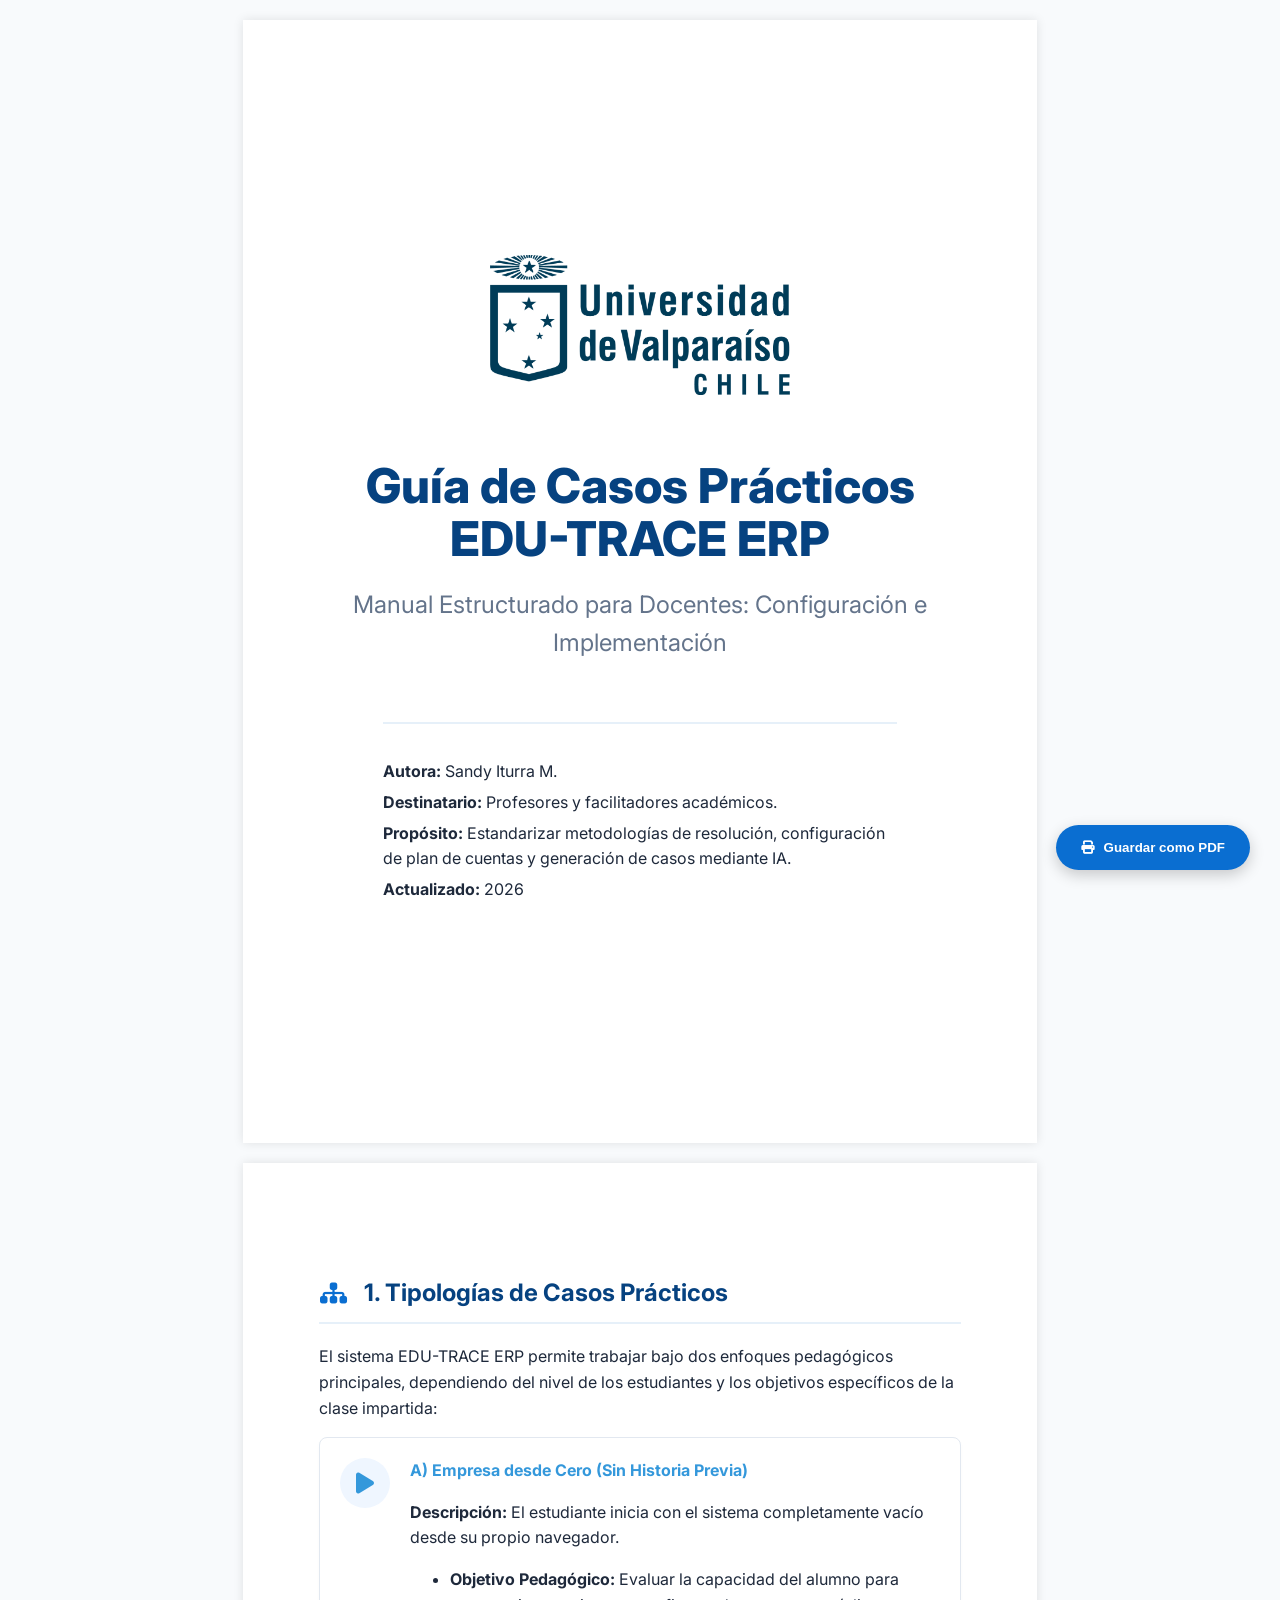
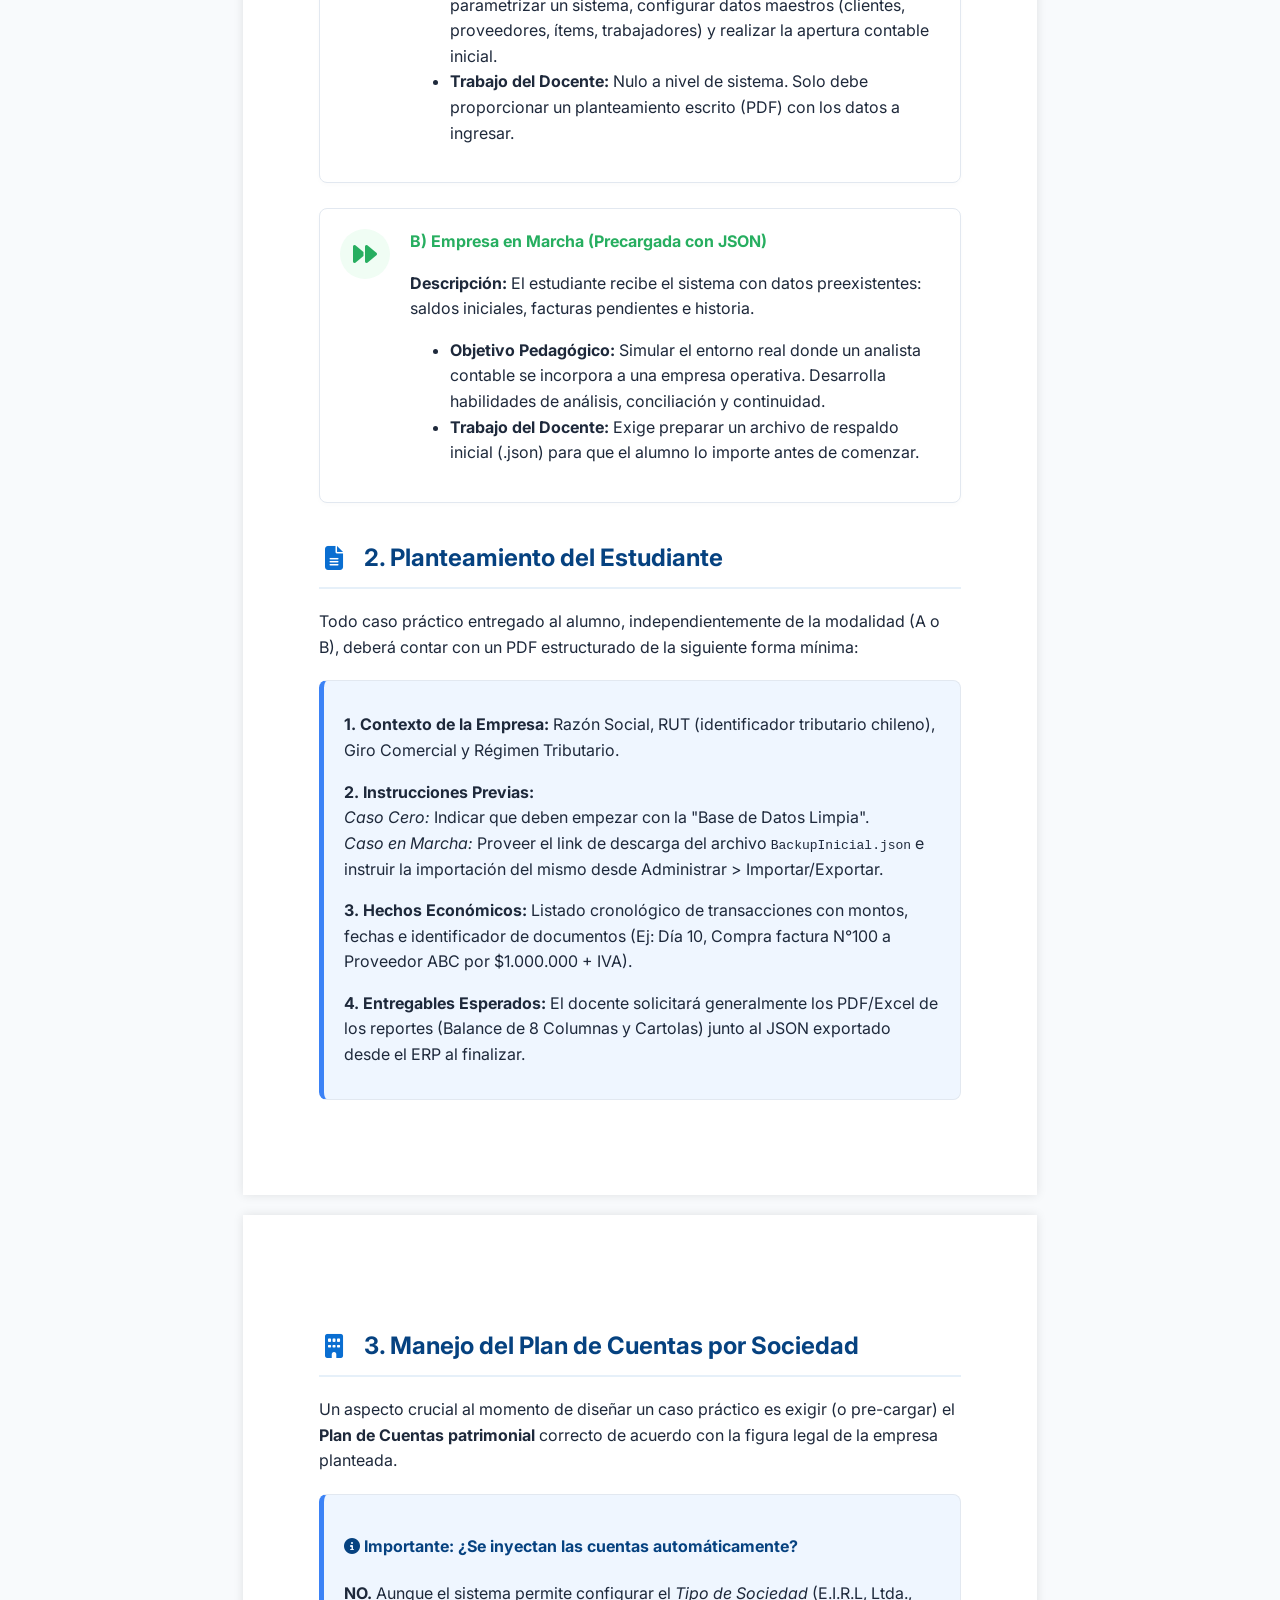
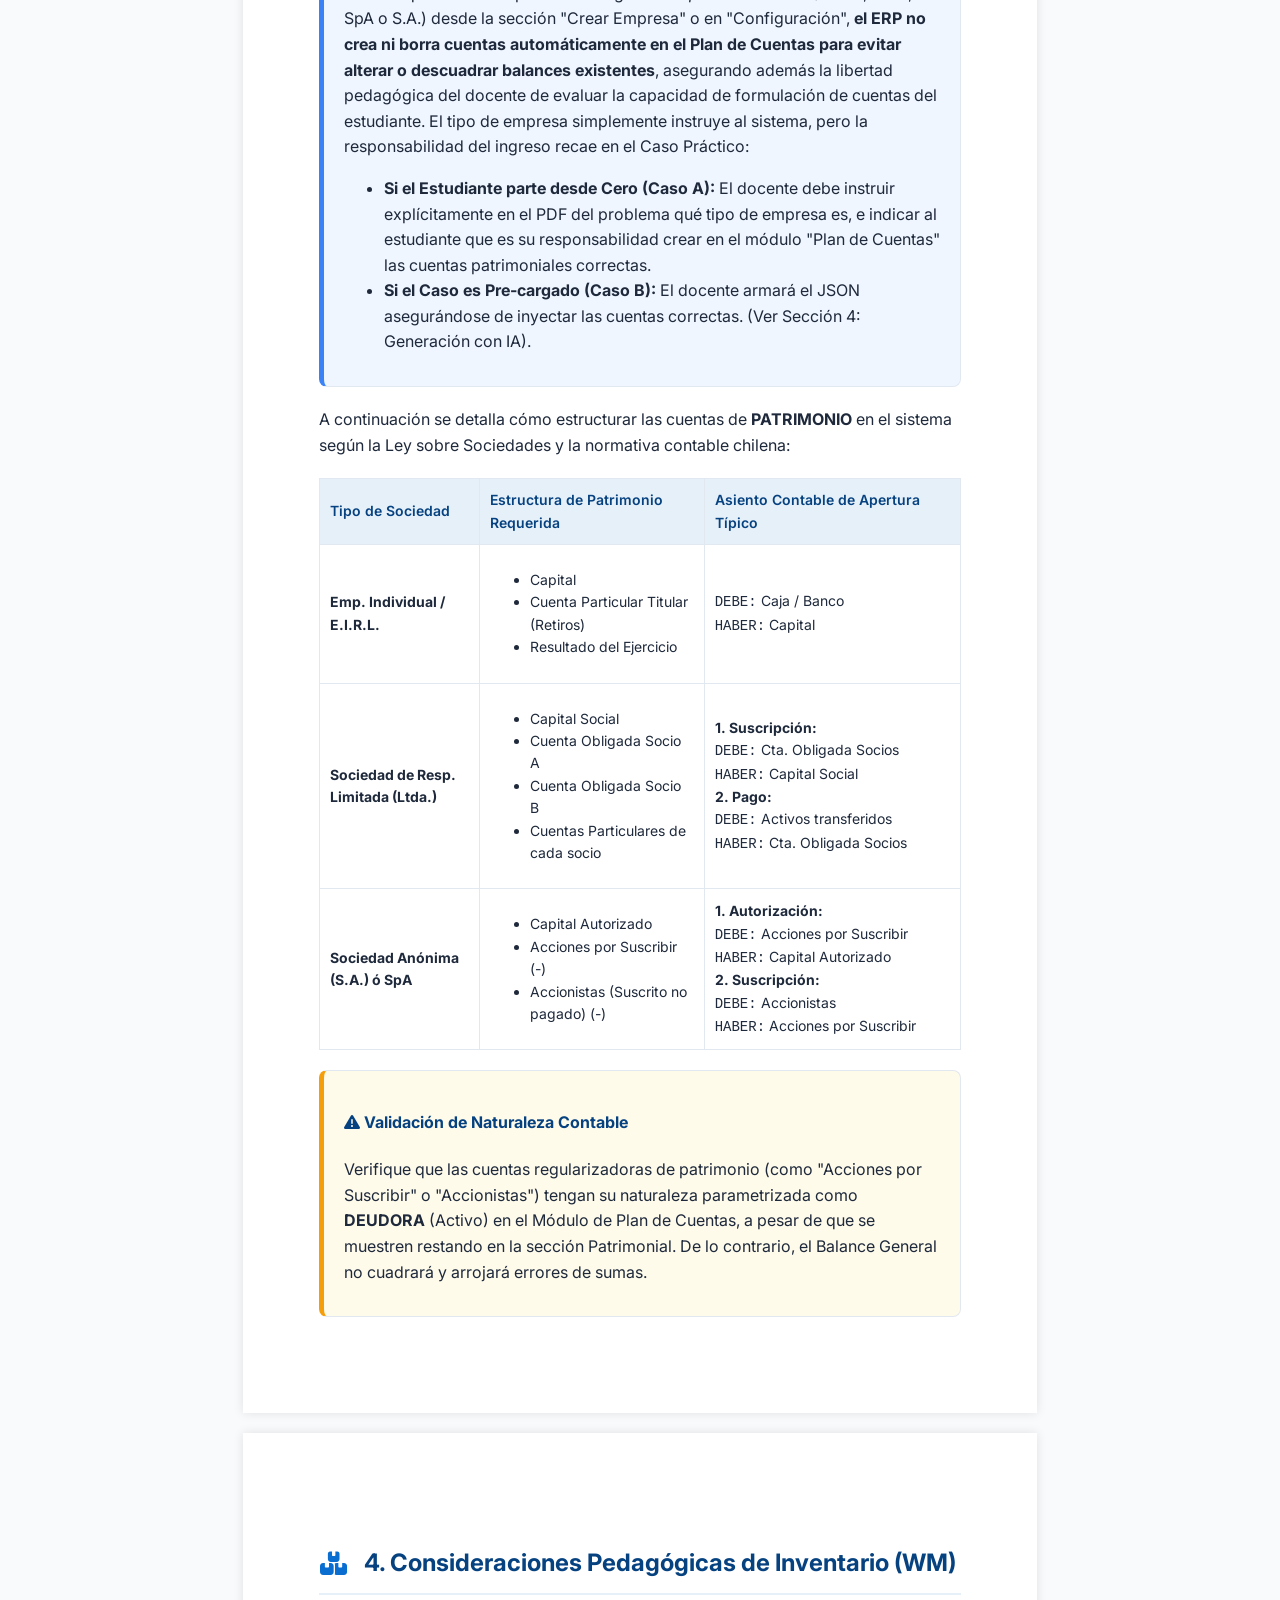
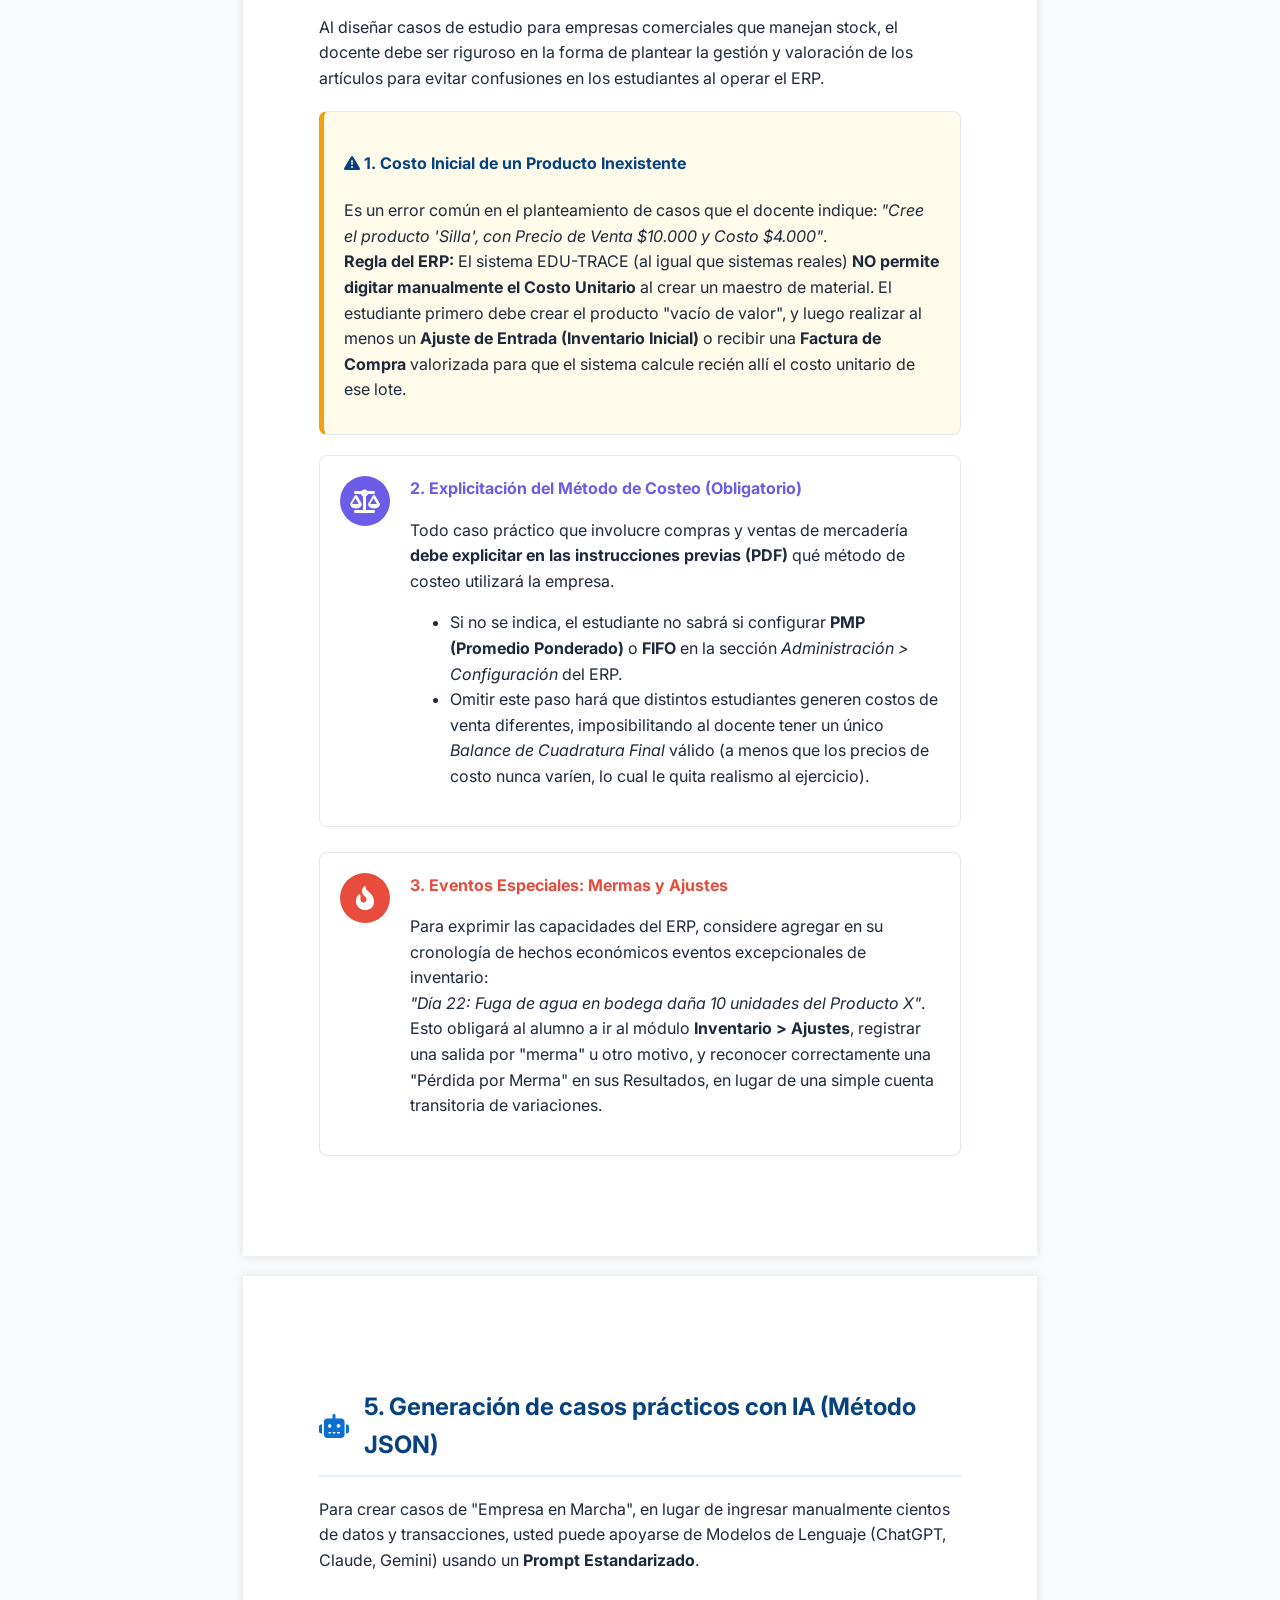
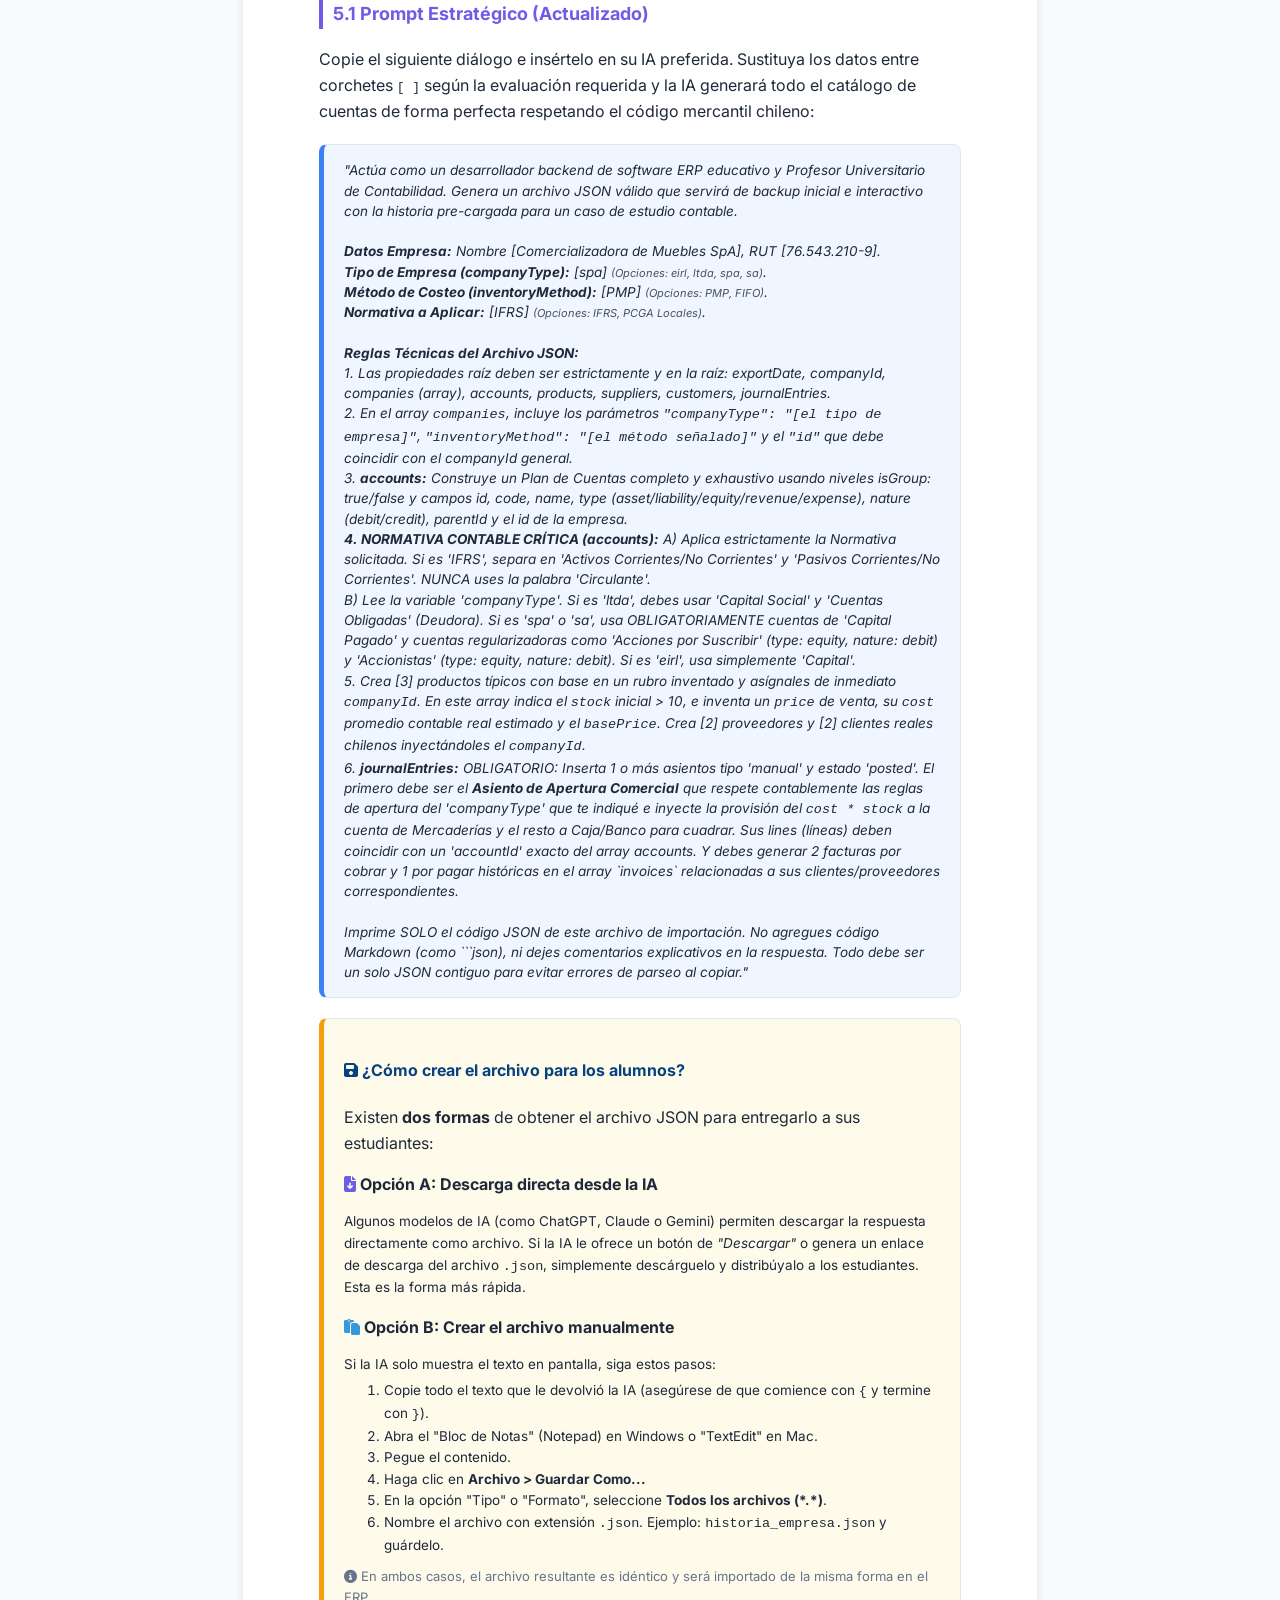
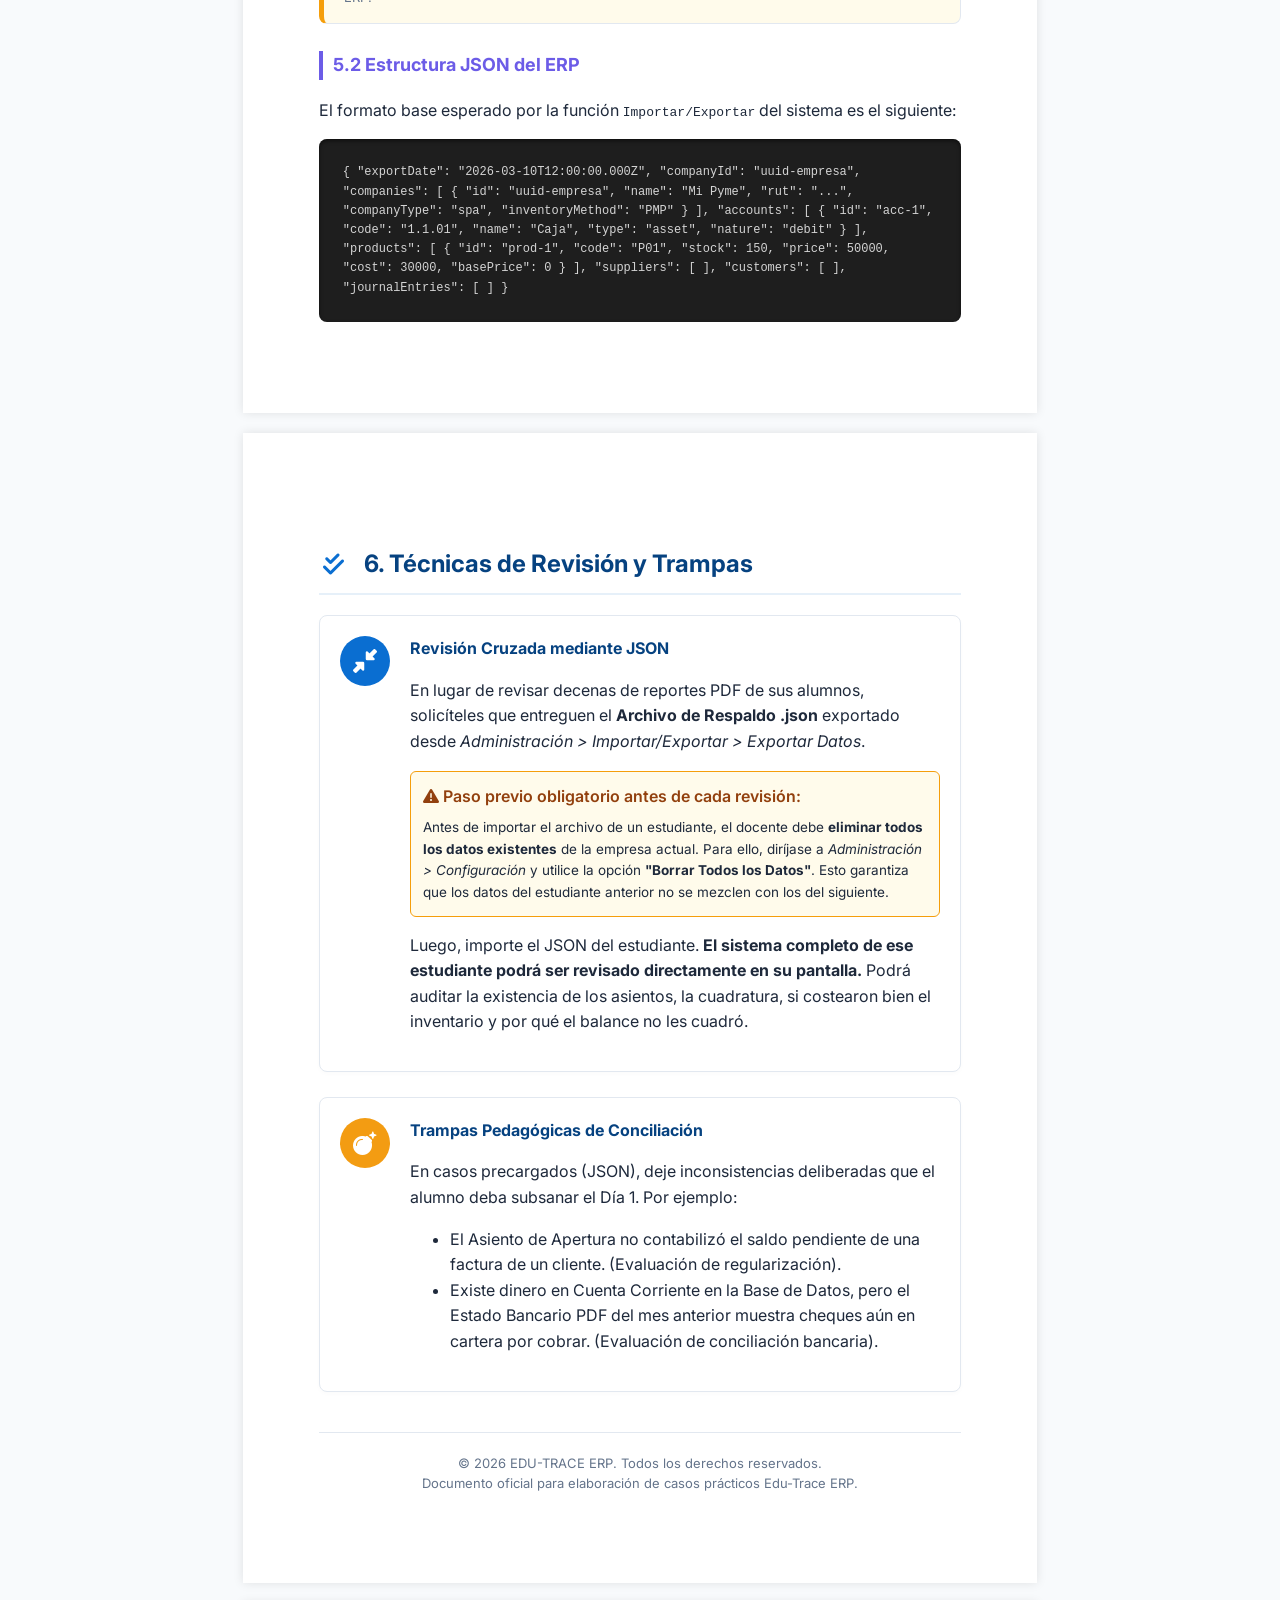
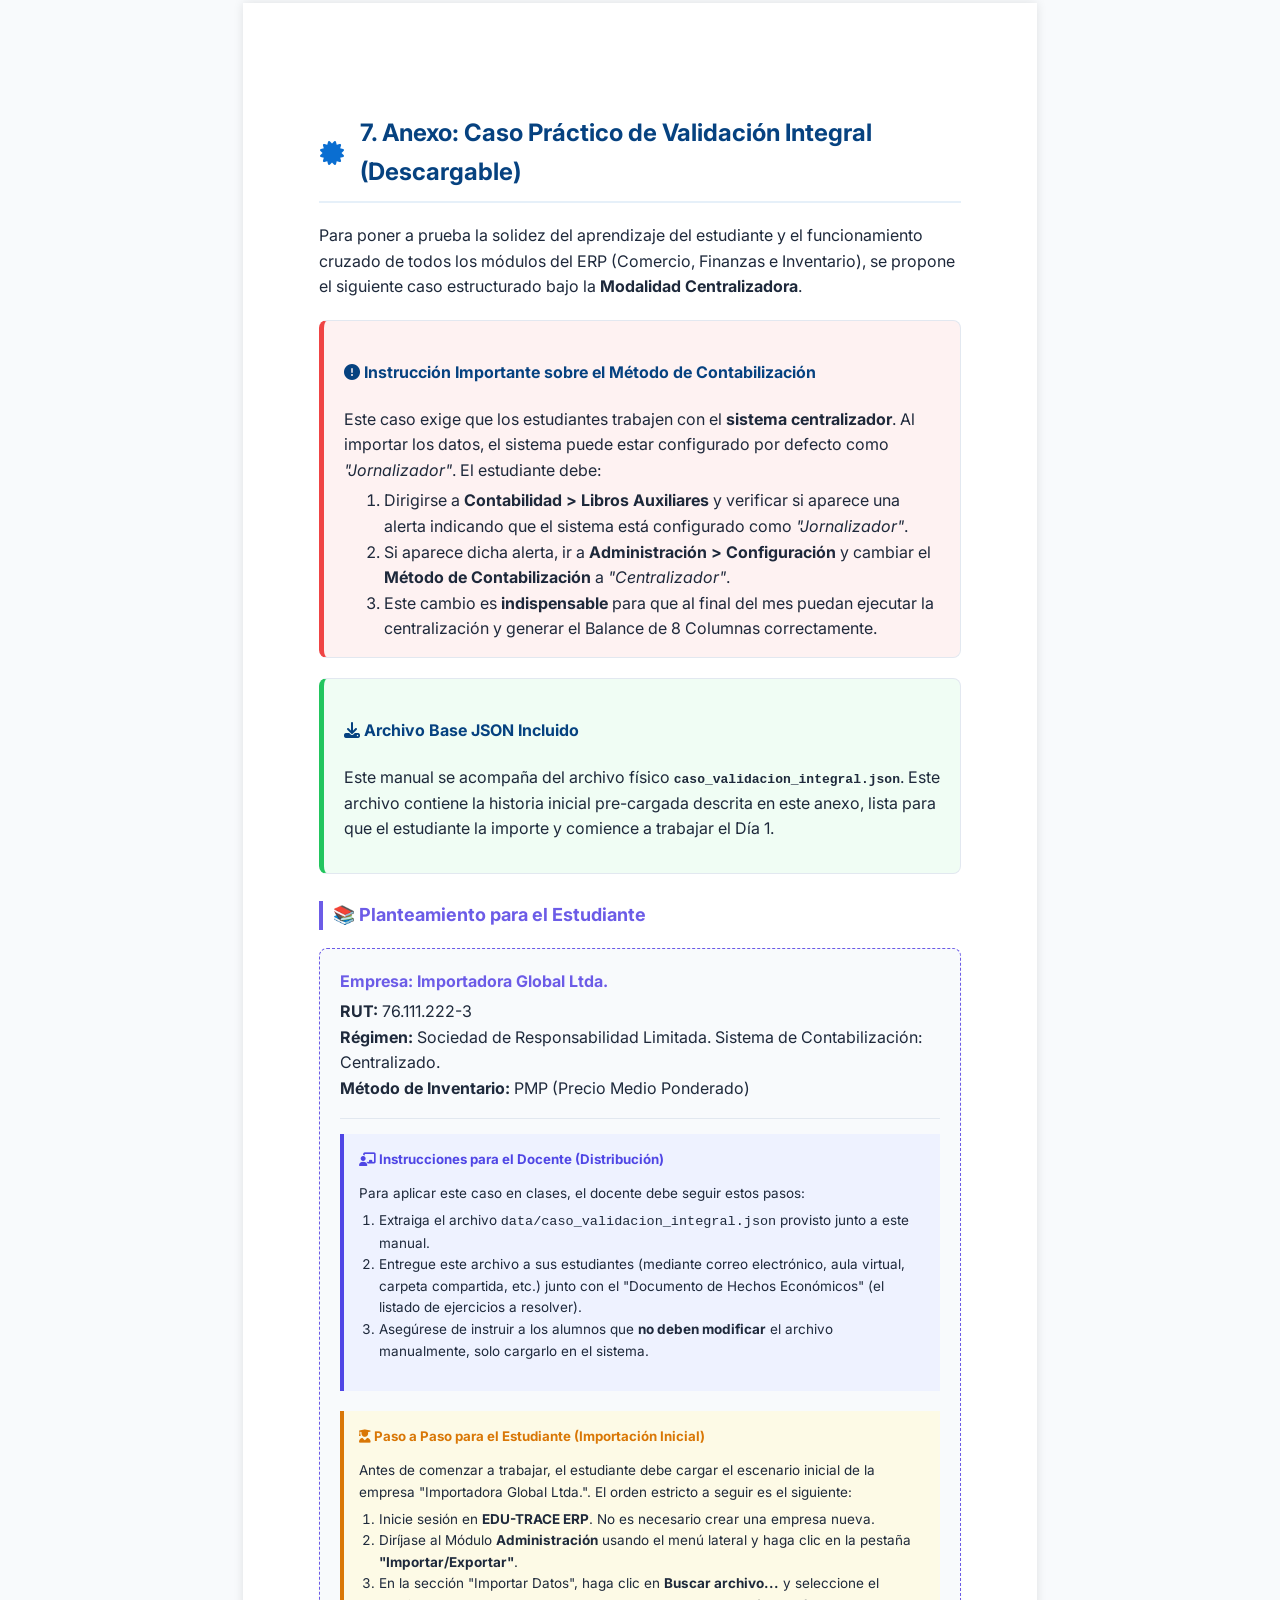
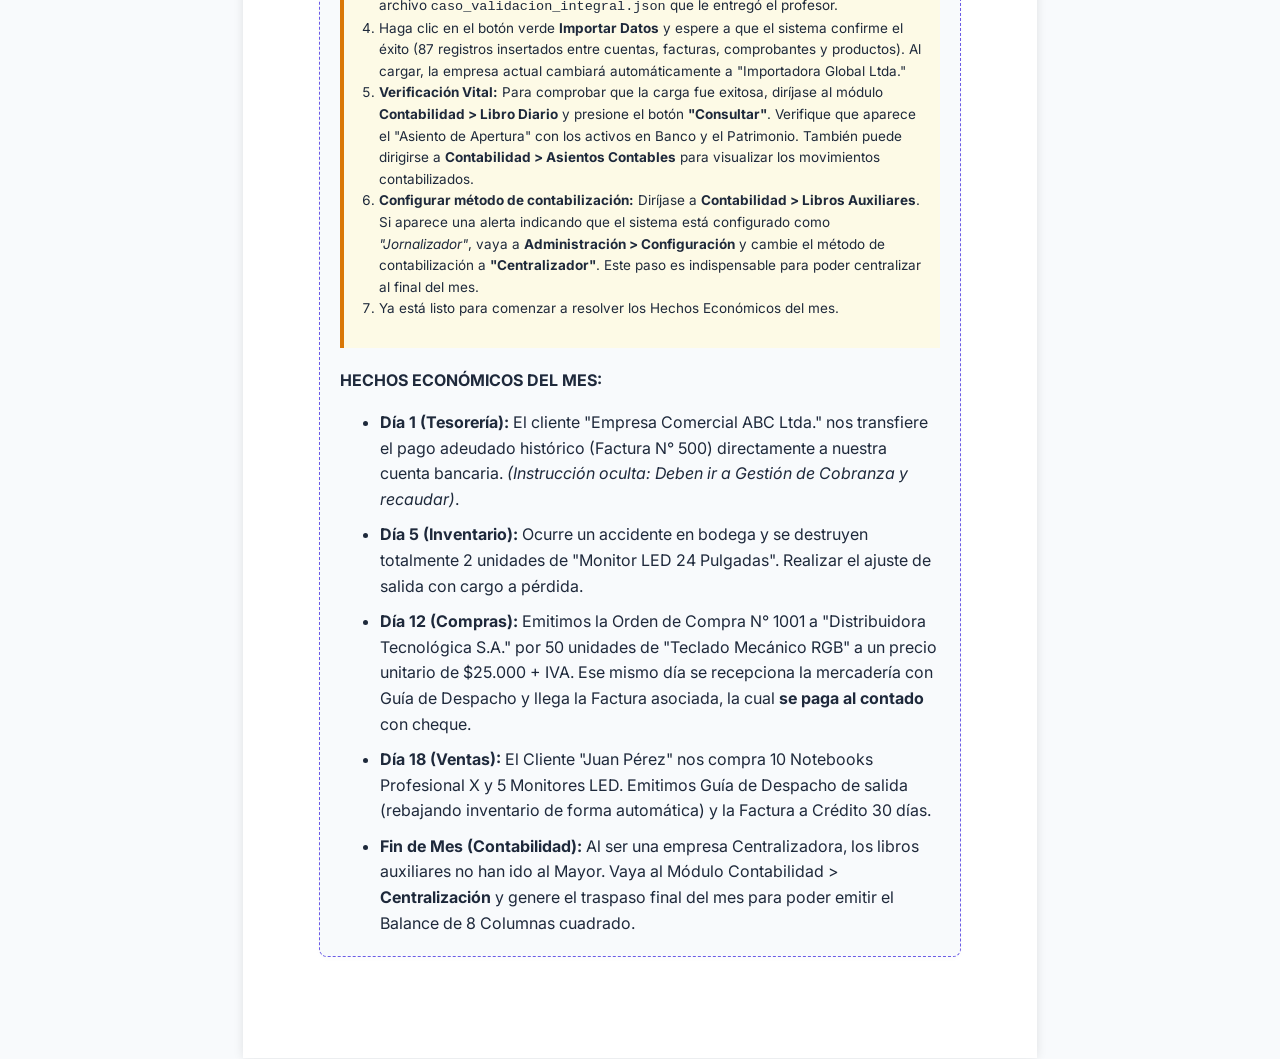
<file: docs/guia_casos_profesores.html>
<!DOCTYPE html>
<html lang="es">

<head>
    <meta charset="UTF-8">
    <meta name="viewport" content="width=device-width, initial-scale=1.0">
    <title>Guía de Creación de Casos | EDU-TRACE ERP</title>
    <link rel="stylesheet" href="https://cdnjs.cloudflare.com/ajax/libs/font-awesome/6.4.0/css/all.min.css">
    <link href="https://fonts.googleapis.com/css2?family=Inter:wght@300;400;500;600;700;800&display=swap"
        rel="stylesheet">
    <style>
        :root {
            --primary: #0a6ed1;
            --primary-dark: #064280;
            --primary-light: #e6f0f9;
            --secondary: #6c5ce7;
            --success: #27ae60;
            --warning: #f39c12;
            --danger: #e74c3c;
            --info: #3498db;
            --text-main: #1e293b;
            --text-muted: #64748b;
            --border: #e2e8f0;
            --bg-body: #f8fafc;
            --page-width: 210mm;
            /* A4 Width */
        }

        * {
            box-sizing: border-box;
            -webkit-print-color-adjust: exact;
        }

        body {
            font-family: 'Inter', sans-serif;
            line-height: 1.6;
            color: var(--text-main);
            margin: 0;
            padding: 0;
            background: var(--bg-body);
        }

        /* Paper Layout for Screen */
        .page {
            width: var(--page-width);
            min-height: 297mm;
            /* A4 Height */
            padding: 20mm;
            margin: 20px auto;
            background: white;
            box-shadow: 0 0 10px rgba(0, 0, 0, 0.1);
            position: relative;
            overflow: hidden;
            page-break-after: always;
            /* Ensure clear breaks between main pages */
        }

        /* COVER PAGE */
        .cover {
            display: flex;
            flex-direction: column;
            justify-content: center;
            align-items: center;
            text-align: center;
            height: 257mm;
        }

        .cover-logo {
            font-size: 80px;
            color: var(--primary);
            margin-bottom: 30px;
        }

        .cover-title {
            font-size: 48px;
            font-weight: 800;
            margin: 0;
            color: var(--primary-dark);
            line-height: 1.1;
        }

        .cover-subtitle {
            font-size: 24px;
            color: var(--text-muted);
            margin: 20px 0 60px;
        }

        .cover-info {
            border-top: 2px solid var(--primary-light);
            padding-top: 30px;
            width: 80%;
            text-align: left;
            margin: 0 auto;
        }

        .cover-info p {
            margin: 5px 0;
        }

        /* HEADINGS */
        h1,
        h2,
        h3,
        h4 {
            color: var(--primary-dark);
            margin-top: 1.5em;
        }

        h2 {
            border-bottom: 2px solid var(--primary-light);
            padding-bottom: 10px;
            font-size: 24px;
            display: flex;
            align-items: center;
            gap: 15px;
        }

        h2 i {
            width: 30px;
            text-align: center;
            color: var(--primary);
        }

        h3 {
            font-size: 18px;
            color: var(--secondary);
            border-left: 4px solid var(--secondary);
            padding-left: 10px;
        }

        /* CONTENT ELEMENTS */
        .highlight-box {
            padding: 15px 20px;
            border-radius: 8px;
            margin: 20px 0;
            border: 1px solid var(--border);
            page-break-inside: avoid;
        }

        .highlight-info {
            background: #eff6ff;
            border-left: 5px solid #3b82f6;
        }

        .highlight-success {
            background: #f0fdf4;
            border-left: 5px solid #22c55e;
        }

        .highlight-warning {
            background: #fffbeb;
            border-left: 5px solid #f59e0b;
        }

        .highlight-danger {
            background: #fef2f2;
            border-left: 5px solid #ef4444;
        }

        /* PROCESS STEPS (Like Help System) */
        .process-step {
            display: flex;
            margin-bottom: 25px;
            background: #fff;
            border: 1px solid var(--border);
            border-radius: 8px;
            padding: 20px;
            page-break-inside: avoid;
            box-shadow: 0 2px 5px rgba(0, 0, 0, 0.02);
        }

        .process-icon {
            width: 50px;
            height: 50px;
            background: var(--primary-light);
            color: var(--primary);
            border-radius: 50%;
            display: flex;
            align-items: center;
            justify-content: center;
            font-size: 24px;
            margin-right: 20px;
            flex-shrink: 0;
        }

        .process-content {
            flex: 1;
        }

        .process-content h4 {
            margin: 0 0 10px 0;
            color: var(--primary-dark);
            display: flex;
            align-items: center;
            justify-content: space-between;
        }

        .relation-box {
            background: #fdf2f8;
            border: 1px solid #fbcfe8;
            padding: 15px;
            border-radius: 8px;
            margin: 20px 0;
            color: #9d174d;
            display: flex;
            align-items: center;
            gap: 15px;
            page-break-inside: avoid;
        }

        .relation-box i {
            font-size: 24px;
        }

        /* DATA TABLES */
        table {
            width: 100%;
            border-collapse: collapse;
            margin: 20px 0;
            font-size: 14px;
            page-break-inside: avoid;
        }

        th,
        td {
            border: 1px solid var(--border);
            padding: 10px;
            text-align: left;
        }

        th {
            background-color: var(--primary-light);
            color: var(--primary-dark);
            font-weight: 600;
        }

        /* CODE BLOCK */
        .code-block {
            background: #1e1e1e;
            color: #d4d4d4;
            padding: 1.5rem;
            border-radius: 8px;
            font-family: 'Courier New', Courier, monospace;
            font-size: 12px;
            overflow-x: auto;
            margin: 1rem 0;
            box-shadow: inset 0 2px 4px rgba(0, 0, 0, 0.5);
            page-break-inside: avoid;
        }

        /* PRINT OPTIMIZATION */
        @media print {
            body {
                background: white;
            }

            .page {
                margin: 0;
                box-shadow: none;
                width: 100%;
                min-height: auto;
                padding: 15mm;
            }

            .no-print {
                display: none !important;
            }

            h2 {
                page-break-before: always;
                margin-top: 0;
            }

            .cover {
                height: auto;
                padding-top: 25vh;
            }

            /* Prevent breaking inside critical blocks */
            .highlight-box,
            .process-step,
            .relation-box,
            table,
            .code-block {
                page-break-inside: avoid;
            }

            .code-block {
                background: #f1f5f9 !important;
                color: #0f172a !important;
                border: 1px solid #cbd5e1;
            }
        }

        .print-btn {
            position: fixed;
            bottom: 30px;
            right: 30px;
            background: var(--primary);
            color: white;
            padding: 15px 25px;
            border-radius: 50px;
            border: none;
            box-shadow: 0 5px 15px rgba(0, 0, 0, 0.2);
            cursor: pointer;
            font-weight: 600;
            display: flex;
            align-items: center;
            gap: 10px;
            transition: transform 0.2s;
            z-index: 1000;
        }

        .print-btn:hover {
            transform: scale(1.05);
        }
    </style>
</head>

<body>

    <button class="print-btn no-print" onclick="window.print()">
        <i class="fas fa-print"></i> Guardar como PDF
    </button>

    <!-- PORTADA -->
    <div class="page">
        <div class="cover">
            <div class="cover-logo">
                <img src="../img/logo_uv.png" alt="Universidad de Valparaíso"
                    style="max-height: 140px; width: auto; max-width: 100%;">
            </div>
            <h1 class="cover-title">Guía de Casos Prácticos<br>EDU-TRACE ERP</h1>
            <p class="cover-subtitle">Manual Estructurado para Docentes: Configuración e Implementación</p>
            <div class="cover-info">
                <p><strong>Autora:</strong> Sandy Iturra M.</p>
                <p><strong>Destinatario:</strong> Profesores y facilitadores académicos.</p>
                <p><strong>Propósito:</strong> Estandarizar metodologías de resolución, configuración de plan de cuentas
                    y generación de casos mediante IA.</p>
                <p><strong>Actualizado:</strong> 2026</p>
            </div>
        </div>
    </div>

    <!-- SECCION 1: TIPOLOGÍAS DE CASOS PRÁCTICOS -->
    <div class="page">
        <h2><i class="fas fa-sitemap"></i> 1. Tipologías de Casos Prácticos</h2>
        <p>El sistema EDU-TRACE ERP permite trabajar bajo dos enfoques pedagógicos principales, dependiendo del nivel de
            los estudiantes y los objetivos específicos de la clase impartida:</p>

        <div class="process-step">
            <div class="process-icon" style="color:var(--info); background:#eff6ff;"><i class="fas fa-play"></i></div>
            <div class="process-content">
                <h4 style="color:var(--info);">A) Empresa desde Cero (Sin Historia Previa)</h4>
                <p><strong>Descripción:</strong> El estudiante inicia con el sistema completamente vacío desde su propio
                    navegador.</p>
                <ul>
                    <li><strong>Objetivo Pedagógico:</strong> Evaluar la capacidad del alumno para parametrizar un
                        sistema, configurar datos maestros (clientes, proveedores, ítems, trabajadores) y realizar la
                        apertura contable inicial.</li>
                    <li><strong>Trabajo del Docente:</strong> Nulo a nivel de sistema. Solo debe proporcionar un
                        planteamiento escrito (PDF) con los datos a ingresar.</li>
                </ul>
            </div>
        </div>

        <div class="process-step">
            <div class="process-icon" style="color:var(--success); background:#f0fdf4;"><i class="fas fa-forward"></i>
            </div>
            <div class="process-content">
                <h4 style="color:var(--success);">B) Empresa en Marcha (Precargada con JSON)</h4>
                <p><strong>Descripción:</strong> El estudiante recibe el sistema con datos preexistentes: saldos
                    iniciales, facturas pendientes e historia.</p>
                <ul>
                    <li><strong>Objetivo Pedagógico:</strong> Simular el entorno real donde un analista contable se
                        incorpora a una empresa operativa. Desarrolla habilidades de análisis, conciliación y
                        continuidad.</li>
                    <li><strong>Trabajo del Docente:</strong> Exige preparar un archivo de respaldo inicial (.json) para
                        que el alumno lo importe antes de comenzar.</li>
                </ul>
            </div>
        </div>

        <h2><i class="fas fa-file-alt"></i> 2. Planteamiento del Estudiante</h2>
        <p>Todo caso práctico entregado al alumno, independientemente de la modalidad (A o B), deberá contar con un PDF
            estructurado de la siguiente forma mínima:</p>

        <div class="highlight-box highlight-info">
            <p><strong>1. Contexto de la Empresa:</strong> Razón Social, RUT (identificador tributario chileno), Giro
                Comercial y Régimen Tributario.</p>
            <p><strong>2. Instrucciones Previas:</strong>
                <br><em>Caso Cero:</em> Indicar que deben empezar con la "Base de Datos Limpia".
                <br><em>Caso en Marcha:</em> Proveer el link de descarga del archivo <code>BackupInicial.json</code> e
                instruir la importación del mismo desde Administrar > Importar/Exportar.
            </p>
            <p><strong>3. Hechos Económicos:</strong> Listado cronológico de transacciones con montos, fechas e
                identificador de documentos (Ej: Día 10, Compra factura N°100 a Proveedor ABC por $1.000.000 + IVA).</p>
            <p><strong>4. Entregables Esperados:</strong> El docente solicitará generalmente los PDF/Excel de los
                reportes (Balance de 8 Columnas y Cartolas) junto al JSON exportado desde el ERP al finalizar.</p>
        </div>
    </div>

    <!-- SECCION 3: PLAN DE CUENTAS SOCIEDADES -->
    <div class="page">
        <h2><i class="fas fa-building"></i> 3. Manejo del Plan de Cuentas por Sociedad</h2>
        <p>Un aspecto crucial al momento de diseñar un caso práctico es exigir (o pre-cargar) el <strong>Plan de Cuentas
                patrimonial</strong> correcto de acuerdo con la figura legal de la empresa planteada.</p>

        <div class="highlight-box highlight-info">
            <h4><i class="fas fa-info-circle"></i> Importante: ¿Se inyectan las cuentas automáticamente?</h4>
            <p><strong>NO.</strong> Aunque el sistema permite configurar el <em>Tipo de Sociedad</em> (E.I.R.L, Ltda.,
                SpA o S.A.) desde la sección "Crear Empresa" o en "Configuración", <strong>el ERP no crea ni borra
                    cuentas automáticamente en el Plan de Cuentas para evitar alterar o descuadrar balances
                    existentes</strong>, asegurando además la libertad pedagógica del docente de evaluar la capacidad de
                formulación de cuentas del estudiante. El tipo de empresa simplemente instruye al sistema, pero la
                responsabilidad del ingreso recae en el Caso Práctico:</p>
            <ul>
                <li><strong>Si el Estudiante parte desde Cero (Caso A):</strong> El docente debe instruir explícitamente
                    en el PDF del problema qué tipo de empresa es, e indicar al estudiante que es su responsabilidad
                    crear en el módulo "Plan de Cuentas" las cuentas patrimoniales correctas.</li>
                <li><strong>Si el Caso es Pre-cargado (Caso B):</strong> El docente armará el JSON asegurándose de
                    inyectar las cuentas correctas. (Ver Sección 4: Generación con IA).</li>
            </ul>
        </div>

        <p>A continuación se detalla cómo estructurar las cuentas de <strong>PATRIMONIO</strong> en el sistema según la
            Ley sobre Sociedades y la normativa contable chilena:</p>

        <table>
            <thead>
                <tr>
                    <th style="width: 25%">Tipo de Sociedad</th>
                    <th style="width: 35%">Estructura de Patrimonio Requerida</th>
                    <th style="width: 40%">Asiento Contable de Apertura Típico</th>
                </tr>
            </thead>
            <tbody>
                <tr>
                    <td><strong>Emp. Individual / E.I.R.L.</strong></td>
                    <td>
                        <ul>
                            <li>Capital</li>
                            <li>Cuenta Particular Titular (Retiros)</li>
                            <li>Resultado del Ejercicio</li>
                        </ul>
                    </td>
                    <td>
                        <code>DEBE:</code> Caja / Banco<br>
                        <code>HABER:</code> Capital
                    </td>
                </tr>
                <tr>
                    <td><strong>Sociedad de Resp. Limitada (Ltda.)</strong></td>
                    <td>
                        <ul>
                            <li>Capital Social</li>
                            <li>Cuenta Obligada Socio A</li>
                            <li>Cuenta Obligada Socio B</li>
                            <li>Cuentas Particulares de cada socio</li>
                        </ul>
                    </td>
                    <td>
                        <strong>1. Suscripción:</strong><br>
                        <code>DEBE:</code> Cta. Obligada Socios<br>
                        <code>HABER:</code> Capital Social<br>
                        <strong>2. Pago:</strong><br>
                        <code>DEBE:</code> Activos transferidos<br>
                        <code>HABER:</code> Cta. Obligada Socios
                    </td>
                </tr>
                <tr>
                    <td><strong>Sociedad Anónima (S.A.) ó SpA</strong></td>
                    <td>
                        <ul>
                            <li>Capital Autorizado</li>
                            <li>Acciones por Suscribir (-)</li>
                            <li>Accionistas (Suscrito no pagado) (-)</li>
                        </ul>
                    </td>
                    <td>
                        <strong>1. Autorización:</strong><br>
                        <code>DEBE:</code> Acciones por Suscribir<br>
                        <code>HABER:</code> Capital Autorizado<br>
                        <strong>2. Suscripción:</strong><br>
                        <code>DEBE:</code> Accionistas<br>
                        <code>HABER:</code> Acciones por Suscribir
                    </td>
                </tr>
            </tbody>
        </table>

        <div class="highlight-box highlight-warning">
            <h4><i class="fas fa-exclamation-triangle"></i> Validación de Naturaleza Contable</h4>
            <p>Verifique que las cuentas regularizadoras de patrimonio (como "Acciones por Suscribir" o "Accionistas")
                tengan su naturaleza parametrizada como <strong>DEUDORA</strong> (Activo) en el Módulo de Plan de
                Cuentas, a
                pesar de que se muestren restando en la sección Patrimonial. De lo contrario, el Balance General no
                cuadrará y arrojará errores de sumas.</p>
        </div>
    </div>

    <!-- SECCION 4: INVENTARIO (NUEVA) -->
    <div class="page">
        <h2><i class="fas fa-boxes"></i> 4. Consideraciones Pedagógicas de Inventario (WM)</h2>
        <p>Al diseñar casos de estudio para empresas comerciales que manejan stock, el docente debe ser riguroso en la
            forma de plantear la gestión y valoración de los artículos para evitar confusiones en los estudiantes al
            operar el ERP.</p>

        <div class="highlight-box highlight-warning">
            <h4><i class="fas fa-exclamation-triangle"></i> 1. Costo Inicial de un Producto Inexistente</h4>
            <p>Es un error común en el planteamiento de casos que el docente indique: <i>"Cree el producto 'Silla', con
                    Precio de Venta $10.000 y Costo $4.000"</i>.
                <br><strong>Regla del ERP:</strong> El sistema EDU-TRACE (al igual que sistemas reales) <strong>NO
                    permite digitar manualmente el Costo Unitario</strong> al crear un maestro de material. El
                estudiante primero debe crear el producto "vacío de valor", y luego realizar al menos un <strong>Ajuste
                    de Entrada (Inventario Inicial)</strong> o recibir una <strong>Factura de Compra</strong> valorizada
                para que el sistema calcule recién allí el costo unitario de ese lote.
            </p>
        </div>

        <div class="process-step">
            <div class="process-icon" style="color:#FFF; background:var(--secondary);"><i
                    class="fas fa-balance-scale"></i></div>
            <div class="process-content">
                <h4 style="color:var(--secondary);">2. Explicitación del Método de Costeo (Obligatorio)</h4>
                <p>Todo caso práctico que involucre compras y ventas de mercadería <strong>debe explicitar en las
                        instrucciones previas (PDF)</strong> qué método de costeo utilizará la empresa.</p>
                <ul>
                    <li>Si no se indica, el estudiante no sabrá si configurar <strong>PMP (Promedio Ponderado)</strong>
                        o <strong>FIFO</strong> en la sección <i>Administración > Configuración</i> del ERP.</li>
                    <li>Omitir este paso hará que distintos estudiantes generen costos de venta diferentes,
                        imposibilitando al docente tener un único <i>Balance de Cuadratura Final</i> válido (a menos que
                        los precios de costo nunca varíen, lo cual le quita realismo al ejercicio).</li>
                </ul>
            </div>
        </div>

        <div class="process-step">
            <div class="process-icon" style="color:#FFF; background:var(--danger);"><i class="fas fa-fire-alt"></i>
            </div>
            <div class="process-content">
                <h4 style="color:var(--danger);">3. Eventos Especiales: Mermas y Ajustes</h4>
                <p>Para exprimir las capacidades del ERP, considere agregar en su cronología de hechos económicos
                    eventos excepcionales de inventario:
                    <br><em>"Día 22: Fuga de agua en bodega daña 10 unidades del Producto X"</em>.
                    <br>Esto obligará al alumno a ir al módulo <strong>Inventario > Ajustes</strong>, registrar una
                    salida por "merma" u otro motivo, y reconocer correctamente una "Pérdida por Merma" en sus
                    Resultados, en lugar de una simple cuenta transitoria de variaciones.
                </p>
            </div>
        </div>
    </div>

    <!-- SECCION 5: IA Y JSON -->
    <div class="page">
        <h2><i class="fas fa-robot"></i> 5. Generación de casos prácticos con IA (Método JSON)</h2>
        <p>Para crear casos de "Empresa en Marcha", en lugar de ingresar manualmente cientos de datos y transacciones,
            usted puede apoyarse de Modelos de Lenguaje (ChatGPT, Claude, Gemini) usando un <strong>Prompt
                Estandarizado</strong>.</p>

        <h3>5.1 Prompt Estratégico (Actualizado)</h3>
        <p>Copie el siguiente diálogo e insértelo en su IA preferida. Sustituya los datos entre corchetes
            <code>[ ]</code> según la evaluación requerida y la IA generará todo el catálogo de cuentas de forma
            perfecta respetando el código mercantil chileno:
        </p>

        <div class="highlight-box highlight-info" style="font-style: italic; font-size: 13.5px; line-height: 1.5;">
            "Actúa como un desarrollador backend de software ERP educativo y Profesor Universitario de Contabilidad.
            Genera un archivo JSON válido que servirá de
            backup inicial e interactivo con la historia pre-cargada para un caso de estudio contable.<br><br>

            <strong>Datos Empresa:</strong> Nombre [Comercializadora de Muebles SpA], RUT [76.543.210-9].<br>
            <strong>Tipo de Empresa (companyType):</strong> [spa] <span style="font-size:11px; opacity:0.8;">(Opciones:
                eirl, ltda, spa, sa)</span>.<br>
            <strong>Método de Costeo (inventoryMethod):</strong> [PMP] <span
                style="font-size:11px; opacity:0.8;">(Opciones: PMP, FIFO)</span>.<br>
            <strong>Normativa a Aplicar:</strong> [IFRS] <span style="font-size:11px; opacity:0.8;">(Opciones: IFRS,
                PCGA Locales)</span>.<br><br>

            <strong>Reglas Técnicas del Archivo JSON:</strong><br>
            1. Las propiedades raíz deben ser estrictamente y en la raíz: exportDate, companyId, companies (array),
            accounts,
            products, suppliers, customers, journalEntries.<br>
            2. En el array <code>companies</code>, incluye los parámetros
            <code>"companyType": "[el tipo de empresa]"</code>, <code>"inventoryMethod": "[el método señalado]"</code> y
            el <code>"id"</code> que debe coincidir con el companyId general.<br>
            3. <strong>accounts:</strong> Construye un Plan de Cuentas completo y exhaustivo usando niveles isGroup:
            true/false y campos id,
            code, name, type (asset/liability/equity/revenue/expense), nature (debit/credit), parentId y el id de la
            empresa.<br>
            <strong>4. NORMATIVA CONTABLE CRÍTICA (accounts):</strong>
            A) Aplica estrictamente la Normativa solicitada. Si es 'IFRS', separa en 'Activos Corrientes/No Corrientes'
            y 'Pasivos Corrientes/No Corrientes'. NUNCA uses la palabra 'Circulante'.<br>
            B) Lee la variable 'companyType'. Si es 'ltda', debes usar 'Capital Social' y 'Cuentas Obligadas' (Deudora).
            Si es 'spa' o 'sa', usa OBLIGATORIAMENTE
            cuentas de 'Capital Pagado' y cuentas regularizadoras como 'Acciones por Suscribir' (type: equity, nature:
            debit) y 'Accionistas' (type: equity, nature: debit). Si es 'eirl', usa simplemente 'Capital'.<br>
            5. Crea [3] productos típicos con base en un rubro inventado y asígnales de inmediato <code>companyId</code>.
            En este array indica el <code>stock</code>
            inicial > 10, e inventa un <code>price</code> de venta, su <code>cost</code> promedio contable real estimado
            y el <code>basePrice</code>.
            Crea [2] proveedores y [2] clientes reales chilenos inyectándoles el <code>companyId</code>.<br>
            6. <strong>journalEntries:</strong> OBLIGATORIO: Inserta 1 o más asientos tipo 'manual' y estado 'posted'.
            El primero debe ser
            el <strong>Asiento de Apertura Comercial</strong> que respete contablemente las reglas de apertura del
            'companyType' que te indiqué e inyecte la provisión del <code>cost * stock</code> a la cuenta de Mercaderías
            y el resto a Caja/Banco para cuadrar. Sus lines (líneas) deben coincidir con un 'accountId' exacto del array
            accounts. Y debes generar 2 facturas por cobrar y 1 por pagar históricas en el array `invoices` relacionadas
            a sus clientes/proveedores correspondientes.<br><br>
            Imprime SOLO el código JSON de este archivo de importación. No agregues código Markdown (como ```json), ni
            dejes comentarios explicativos en la respuesta. Todo debe ser un solo JSON contiguo para evitar errores de
            parseo al copiar."
        </div>

        <div class="highlight-box highlight-warning" style="margin-top: 15px;">
            <h4><i class="fas fa-save"></i> ¿Cómo crear el archivo para los alumnos?</h4>
            <p style="margin-bottom:10px;">Existen <strong>dos formas</strong> de obtener el archivo JSON para entregarlo a sus estudiantes:</p>

            <p style="margin-bottom:5px;"><strong><i class="fas fa-file-download" style="color:var(--secondary);"></i> Opción A: Descarga directa desde la IA</strong></p>
            <p style="margin-bottom:10px; font-size:13.5px;">Algunos modelos de IA (como ChatGPT, Claude o Gemini) permiten descargar la respuesta directamente como archivo. Si la IA le ofrece un botón de <em>"Descargar"</em> o genera un enlace de descarga del archivo <code>.json</code>, simplemente descárguelo y distribúyalo a los estudiantes. Esta es la forma más rápida.</p>

            <p style="margin-bottom:5px;"><strong><i class="fas fa-paste" style="color:var(--info);"></i> Opción B: Crear el archivo manualmente</strong></p>
            <p style="margin-bottom:5px; font-size:13.5px;">Si la IA solo muestra el texto en pantalla, siga estos pasos:</p>
            <ol style="margin-top:5px; margin-bottom:0; font-size:13.5px;">
                <li>Copie todo el texto que le devolvió la IA (asegúrese de que comience con <code>{</code> y termine con
                    <code>}</code>).</li>
                <li>Abra el "Bloc de Notas" (Notepad) en Windows o "TextEdit" en Mac.</li>
                <li>Pegue el contenido.</li>
                <li>Haga clic en <strong>Archivo &gt; Guardar Como...</strong></li>
                <li>En la opción "Tipo" o "Formato", seleccione <strong>Todos los archivos (*.*)</strong>.</li>
                <li>Nombre el archivo con extensión <code>.json</code>. Ejemplo: <code>historia_empresa.json</code> y guárdelo.</li>
            </ol>
            <p style="margin-top:10px; margin-bottom:0; font-size:13px; color:var(--text-muted);"><i class="fas fa-info-circle"></i> En ambos casos, el archivo resultante es idéntico y será importado de la misma forma en el ERP.</p>
        </div>

        <h3>5.2 Estructura JSON del ERP</h3>
        <p>El formato base esperado por la función <code>Importar/Exportar</code> del sistema es el siguiente:</p>
        <div class="code-block">
            {
            "exportDate": "2026-03-10T12:00:00.000Z",
            "companyId": "uuid-empresa",
            "companies": [ { "id": "uuid-empresa", "name": "Mi Pyme", "rut": "...", "companyType": "spa",
            "inventoryMethod": "PMP" } ],
            "accounts": [ { "id": "acc-1", "code": "1.1.01", "name": "Caja", "type": "asset", "nature": "debit" } ],
            "products": [ { "id": "prod-1", "code": "P01", "stock": 150, "price": 50000, "cost": 30000, "basePrice": 0 }
            ],
            "suppliers": [ ],
            "customers": [ ],
            "journalEntries": [ ]
            }
        </div>
    </div>

    <!-- SECCION 6: RECOMENDACIONES DE EVALUACIÓN -->
    <div class="page" style="min-height: auto;">
        <h2><i class="fas fa-check-double"></i> 6. Técnicas de Revisión y Trampas</h2>

        <div class="process-step">
            <div class="process-icon" style="color:#FFF; background:var(--primary);"><i class="fas fa-compress-alt"></i>
            </div>
            <div class="process-content">
                <h4>Revisión Cruzada mediante JSON</h4>
                <p>En lugar de revisar decenas de reportes PDF de sus alumnos, solicíteles que entreguen el
                    <strong>Archivo de Respaldo .json</strong> exportado desde <em>Administración &gt; Importar/Exportar &gt; Exportar Datos</em>.</p>
                <div style="background:#fffbeb; border:1px solid #f59e0b; border-radius:6px; padding:12px; margin:10px 0;">
                    <p style="margin:0 0 8px 0; font-weight:600; color:#92400e;"><i class="fas fa-exclamation-triangle"></i> Paso previo obligatorio antes de cada revisión:</p>
                    <p style="margin:0; font-size:13.5px;">Antes de importar el archivo de un estudiante, el docente debe <strong>eliminar todos los datos existentes</strong> de la empresa actual. Para ello, diríjase a <em>Administración &gt; Configuración</em> y utilice la opción <strong>"Borrar Todos los Datos"</strong>. Esto garantiza que los datos del estudiante anterior no se mezclen con los del siguiente.</p>
                </div>
                <p>Luego, importe el JSON del estudiante. <strong>El sistema completo de ese estudiante podrá ser revisado directamente en su pantalla.</strong> Podrá auditar la existencia de los asientos, la cuadratura, si costearon bien el inventario y por qué el balance no les cuadró.</p>
            </div>
        </div>

        <div class="process-step">
            <div class="process-icon" style="color:#FFF; background:var(--warning);"><i class="fas fa-bomb"></i></div>
            <div class="process-content">
                <h4>Trampas Pedagógicas de Conciliación</h4>
                <p>En casos precargados (JSON), deje inconsistencias deliberadas que el alumno deba subsanar el Día 1.
                    Por ejemplo:</p>
                <ul>
                    <li>El Asiento de Apertura no contabilizó el saldo pendiente de una factura de un cliente.
                        (Evaluación de regularización).</li>
                    <li>Existe dinero en Cuenta Corriente en la Base de Datos, pero el Estado Bancario PDF del mes
                        anterior muestra cheques aún en cartera por cobrar. (Evaluación de conciliación bancaria).</li>
                </ul>
            </div>
        </div>

        <p
            style="margin-top: 40px; text-align: center; color: var(--text-muted); font-size: 13px; border-top: 1px solid var(--border); padding-top:20px;">
            © 2026 EDU-TRACE ERP. Todos los derechos reservados.<br>Documento oficial para elaboración de casos prácticos Edu-Trace ERP.
            
        </p>
    </div>

    <!-- SECCION 7: ANEXO CASO INTEGRAL -->
    <div class="page">
        <h2><i class="fas fa-certificate"></i> 7. Anexo: Caso Práctico de Validación Integral (Descargable)</h2>
        <p>Para poner a prueba la solidez del aprendizaje del estudiante y el funcionamiento cruzado de todos los
            módulos del ERP (Comercio, Finanzas e Inventario), se propone el siguiente caso estructurado bajo la
            <strong>Modalidad Centralizadora</strong>.
        </p>

        <div class="highlight-box highlight-danger">
            <h4><i class="fas fa-exclamation-circle"></i> Instrucción Importante sobre el Método de Contabilización</h4>
            <p style="margin-bottom:0;">Este caso exige que los estudiantes trabajen con el <strong>sistema centralizador</strong>. Al importar los datos, el sistema puede estar configurado por defecto como <em>"Jornalizador"</em>. El estudiante debe:
            </p>
            <ol style="margin-top:5px; margin-bottom:0;">
                <li>Dirigirse a <strong>Contabilidad &gt; Libros Auxiliares</strong> y verificar si aparece una alerta indicando que el sistema está configurado como <em>"Jornalizador"</em>.</li>
                <li>Si aparece dicha alerta, ir a <strong>Administración &gt; Configuración</strong> y cambiar el <strong>Método de Contabilización</strong> a <em>"Centralizador"</em>.</li>
                <li>Este cambio es <strong>indispensable</strong> para que al final del mes puedan ejecutar la centralización y generar el Balance de 8 Columnas correctamente.</li>
            </ol>
        </div>

        <div class="highlight-box highlight-success">
            <h4><i class="fas fa-download"></i> Archivo Base JSON Incluido</h4>
            <p>Este manual se acompaña del archivo físico <strong><code>caso_validacion_integral.json</code></strong>.
                Este archivo contiene la historia inicial pre-cargada descrita en este anexo, lista para que el
                estudiante la importe y comience a trabajar el Día 1.</p>
        </div>

        <h3>📚 Planteamiento para el Estudiante</h3>

        <div class="process-step" style="background-color: #f8fafc; border: 1px dashed var(--secondary);">
            <div class="process-content">
                <h4 style="color: var(--secondary); margin-bottom: 5px;">Empresa: Importadora Global Ltda.</h4>
                <p style="margin-top:0;"><strong>RUT:</strong> 76.111.222-3<br>
                    <strong>Régimen:</strong> Sociedad de Responsabilidad Limitada. Sistema de Contabilización:
                    Centralizado.<br>
                    <strong>Método de Inventario:</strong> PMP (Precio Medio Ponderado)<br>
                </p>
                <hr style="border:0; border-top:1px solid #e2e8f0; margin:15px 0;">

                <div
                    style="background-color: #eef2ff; border-left: 4px solid #4f46e5; padding: 15px; margin-bottom: 20px;">
                    <h5 style="color: #4f46e5; margin-top: 0; margin-bottom: 10px;"><i
                            class="fas fa-chalkboard-teacher"></i> Instrucciones para el Docente (Distribución)</h5>
                    <p style="margin-bottom: 5px; font-size: 13.5px;">Para aplicar este caso en clases, el docente debe
                        seguir estos pasos:</p>
                    <ol style="margin-top: 0; font-size: 13.5px; padding-left: 20px;">
                        <li>Extraiga el archivo <code>data/caso_validacion_integral.json</code> provisto junto a este
                            manual.</li>
                        <li>Entregue este archivo a sus estudiantes (mediante correo electrónico, aula virtual, carpeta compartida, etc.)
                            junto con el "Documento de Hechos Económicos" (el listado de ejercicios a resolver).</li>
                        <li>Asegúrese de instruir a los alumnos que <strong>no deben modificar</strong> el archivo
                            manualmente, solo cargarlo en el sistema.</li>
                    </ol>
                </div>

                <div
                    style="background-color: #fdfae6; border-left: 4px solid #d97706; padding: 15px; margin-bottom: 20px;">
                    <h5 style="color: #d97706; margin-top: 0; margin-bottom: 10px;"><i class="fas fa-user-graduate"></i>
                        Paso a Paso para el Estudiante (Importación Inicial)</h5>
                    <p style="margin-bottom: 5px; font-size: 13.5px;">Antes de comenzar a trabajar, el estudiante debe
                        cargar el escenario inicial de la empresa "Importadora Global Ltda.". El orden estricto a seguir
                        es el siguiente:</p>
                    <ol style="margin-top: 0; font-size: 13.5px; padding-left: 20px;">
                        <li>Inicie sesión en <strong>EDU-TRACE ERP</strong>. No es necesario crear una empresa nueva.
                        </li>
                        <li>Diríjase al Módulo <strong>Administración</strong> usando el menú lateral y haga clic en la
                            pestaña <strong>"Importar/Exportar"</strong>.</li>
                        <li>En la sección "Importar Datos", haga clic en <strong>Buscar archivo...</strong> y seleccione
                            el archivo <code>caso_validacion_integral.json</code> que le entregó el profesor.</li>
                        <li>Haga clic en el botón verde <strong>Importar Datos</strong> y espere a que el sistema
                            confirme el éxito (87 registros insertados entre cuentas, facturas,
                            comprobantes y productos). Al cargar, la empresa actual cambiará automáticamente a
                            "Importadora Global Ltda."</li>
                        <li><strong>Verificación Vital:</strong> Para comprobar que la carga fue exitosa, diríjase al
                            módulo <strong>Contabilidad &gt; Libro Diario</strong> y presione el botón <strong>"Consultar"</strong>.
                            Verifique que aparece el "Asiento de Apertura" con los activos en Banco y el Patrimonio.
                            También puede dirigirse a <strong>Contabilidad &gt; Asientos Contables</strong> para visualizar
                            los movimientos contabilizados.</li>
                        <li><strong>Configurar método de contabilización:</strong> Diríjase a <strong>Contabilidad &gt; Libros Auxiliares</strong>.
                            Si aparece una alerta indicando que el sistema está configurado como <em>"Jornalizador"</em>,
                            vaya a <strong>Administración &gt; Configuración</strong> y cambie el método de contabilización
                            a <strong>"Centralizador"</strong>. Este paso es indispensable para poder centralizar al final del mes.</li>
                        <li>Ya está listo para comenzar a resolver los Hechos Económicos del mes.</li>
                    </ol>
                </div>

                <p><strong>HECHOS ECONÓMICOS DEL MES:</strong></p>
                <ul style="margin-bottom:0;">
                    <li style="margin-bottom:10px;"><strong>Día 1 (Tesorería):</strong> El cliente "Empresa Comercial
                        ABC Ltda." nos transfiere el pago adeudado histórico (Factura N° 500) directamente a nuestra
                        cuenta bancaria. <i>(Instrucción oculta: Deben ir a Gestión de Cobranza y recaudar)</i>.</li>
                    <li style="margin-bottom:10px;"><strong>Día 5 (Inventario):</strong> Ocurre un accidente en bodega y
                        se destruyen totalmente 2 unidades de "Monitor LED 24 Pulgadas". Realizar el ajuste de salida
                        con cargo a pérdida.</li>
                    <li style="margin-bottom:10px;"><strong>Día 12 (Compras):</strong> Emitimos la Orden de Compra N°
                        1001 a "Distribuidora Tecnológica S.A." por 50 unidades de "Teclado Mecánico RGB" a un precio
                        unitario de $25.000 + IVA. Ese mismo día se recepciona la mercadería con Guía de Despacho y
                        llega la Factura asociada, la cual <strong>se paga al contado</strong> con cheque.</li>
                    <li style="margin-bottom:10px;"><strong>Día 18 (Ventas):</strong> El Cliente "Juan Pérez" nos compra
                        10 Notebooks Profesional X y 5 Monitores LED. Emitimos Guía de Despacho de salida (rebajando
                        inventario de forma automática) y la Factura a Crédito 30 días.</li>
                    <li><strong>Fin de Mes (Contabilidad):</strong> Al ser una empresa Centralizadora, los libros
                        auxiliares no han ido al Mayor. Vaya al Módulo Contabilidad > <strong>Centralización</strong> y
                        genere el traspaso final del mes para poder emitir el Balance de 8 Columnas cuadrado.</li>
                </ul>
            </div>
        </div>
    </div>

</body>

</html>
</file>
